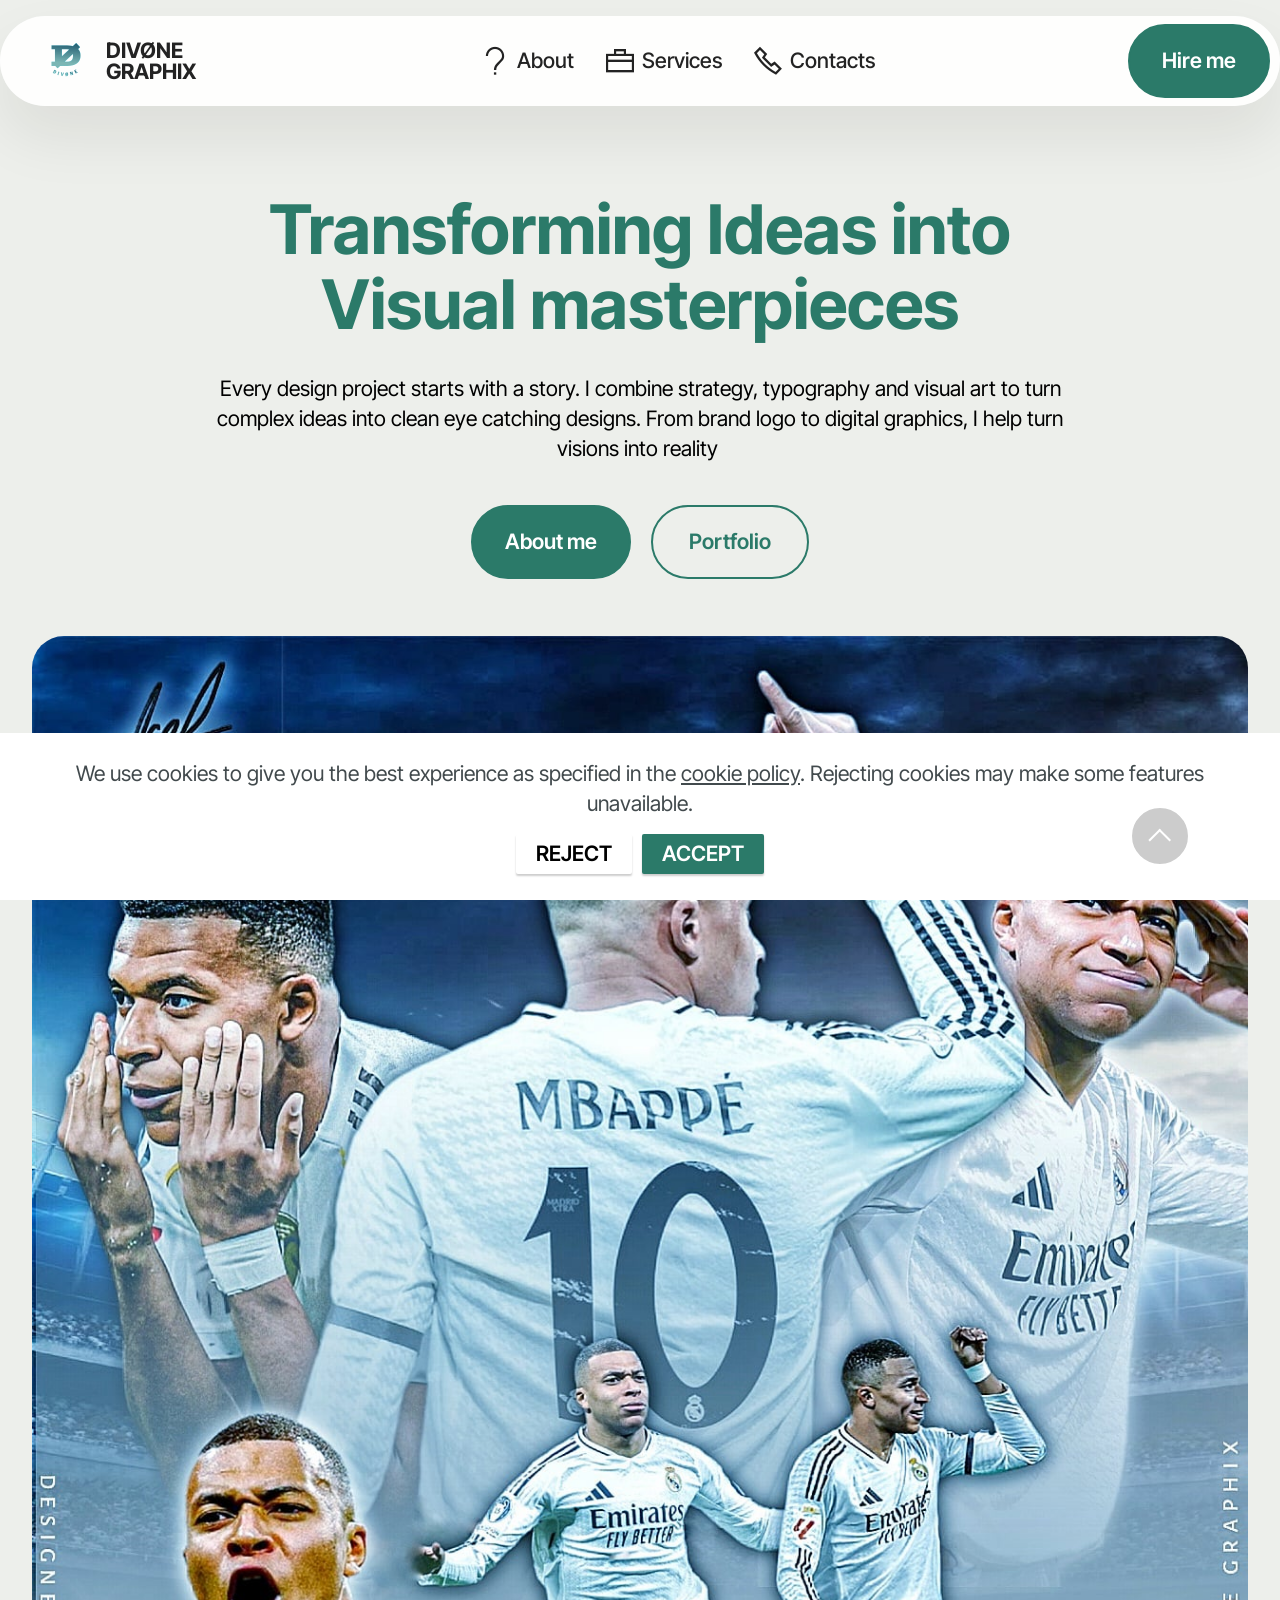
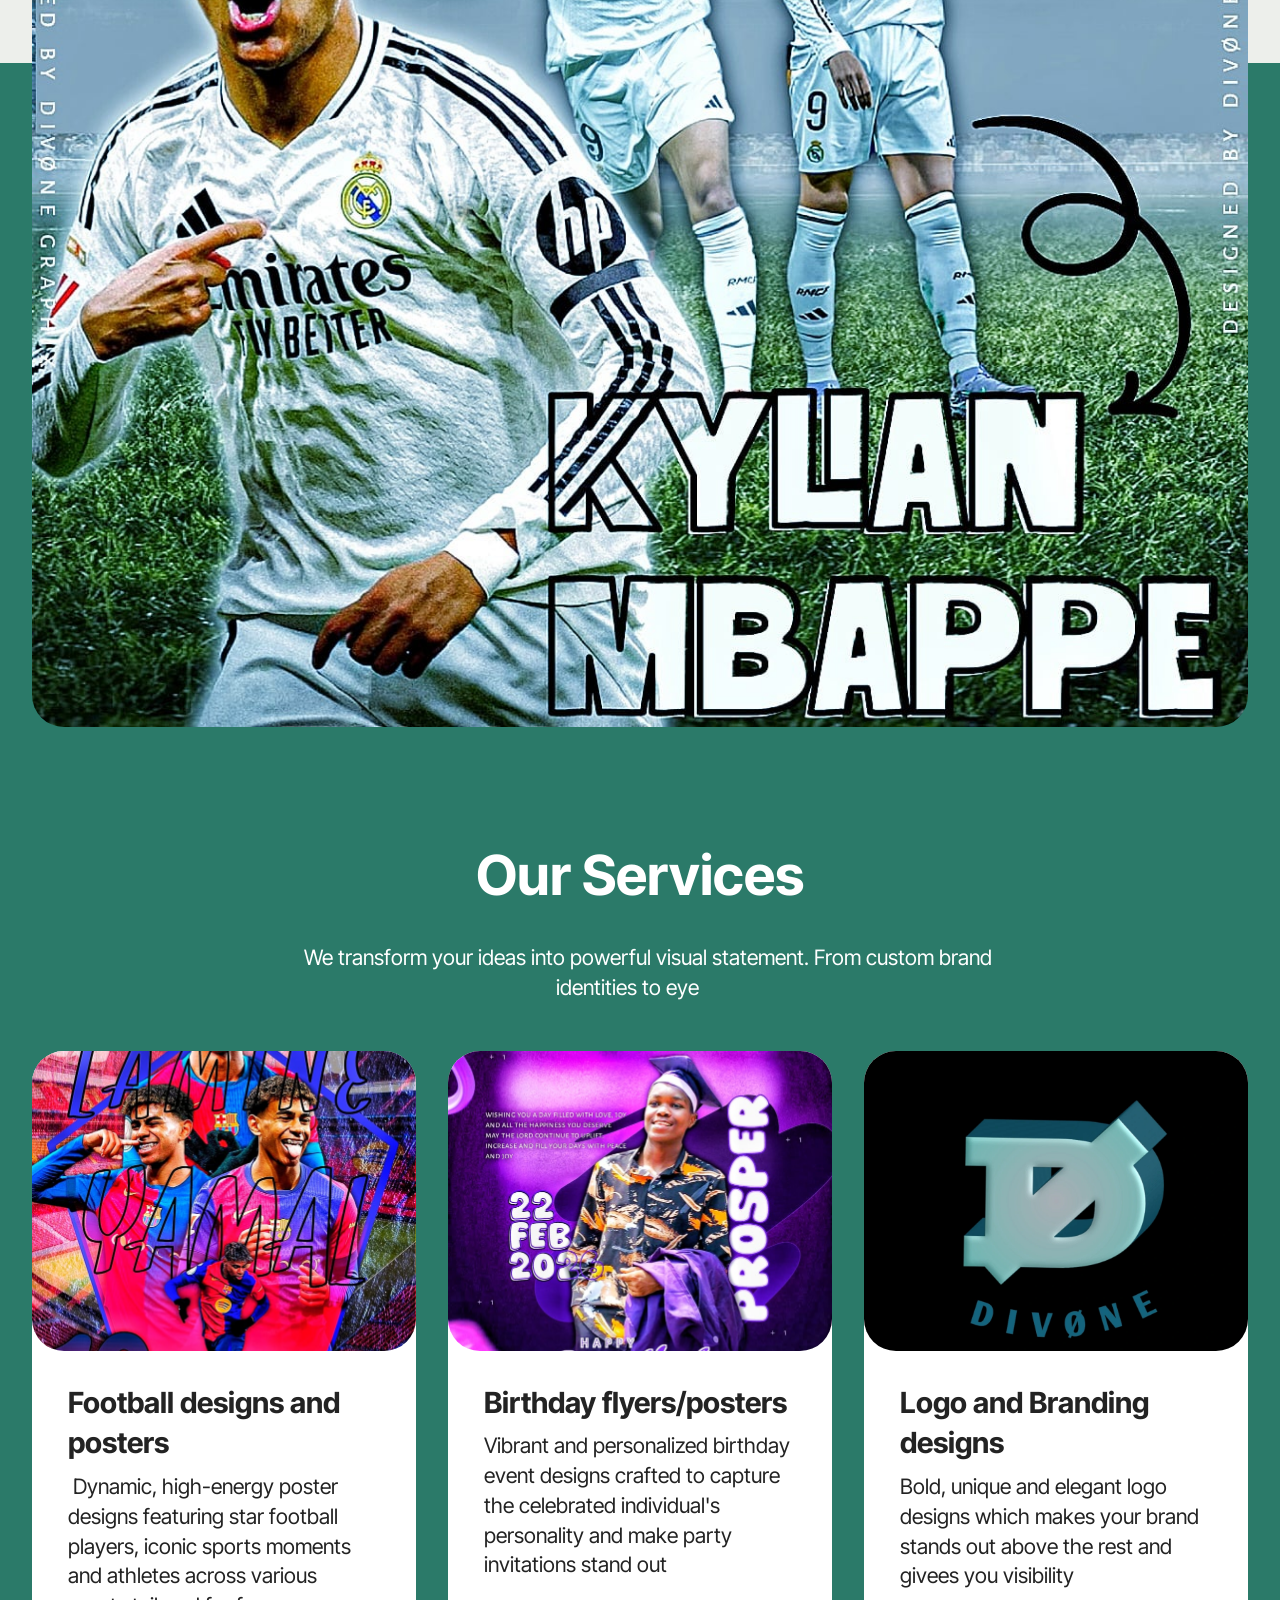
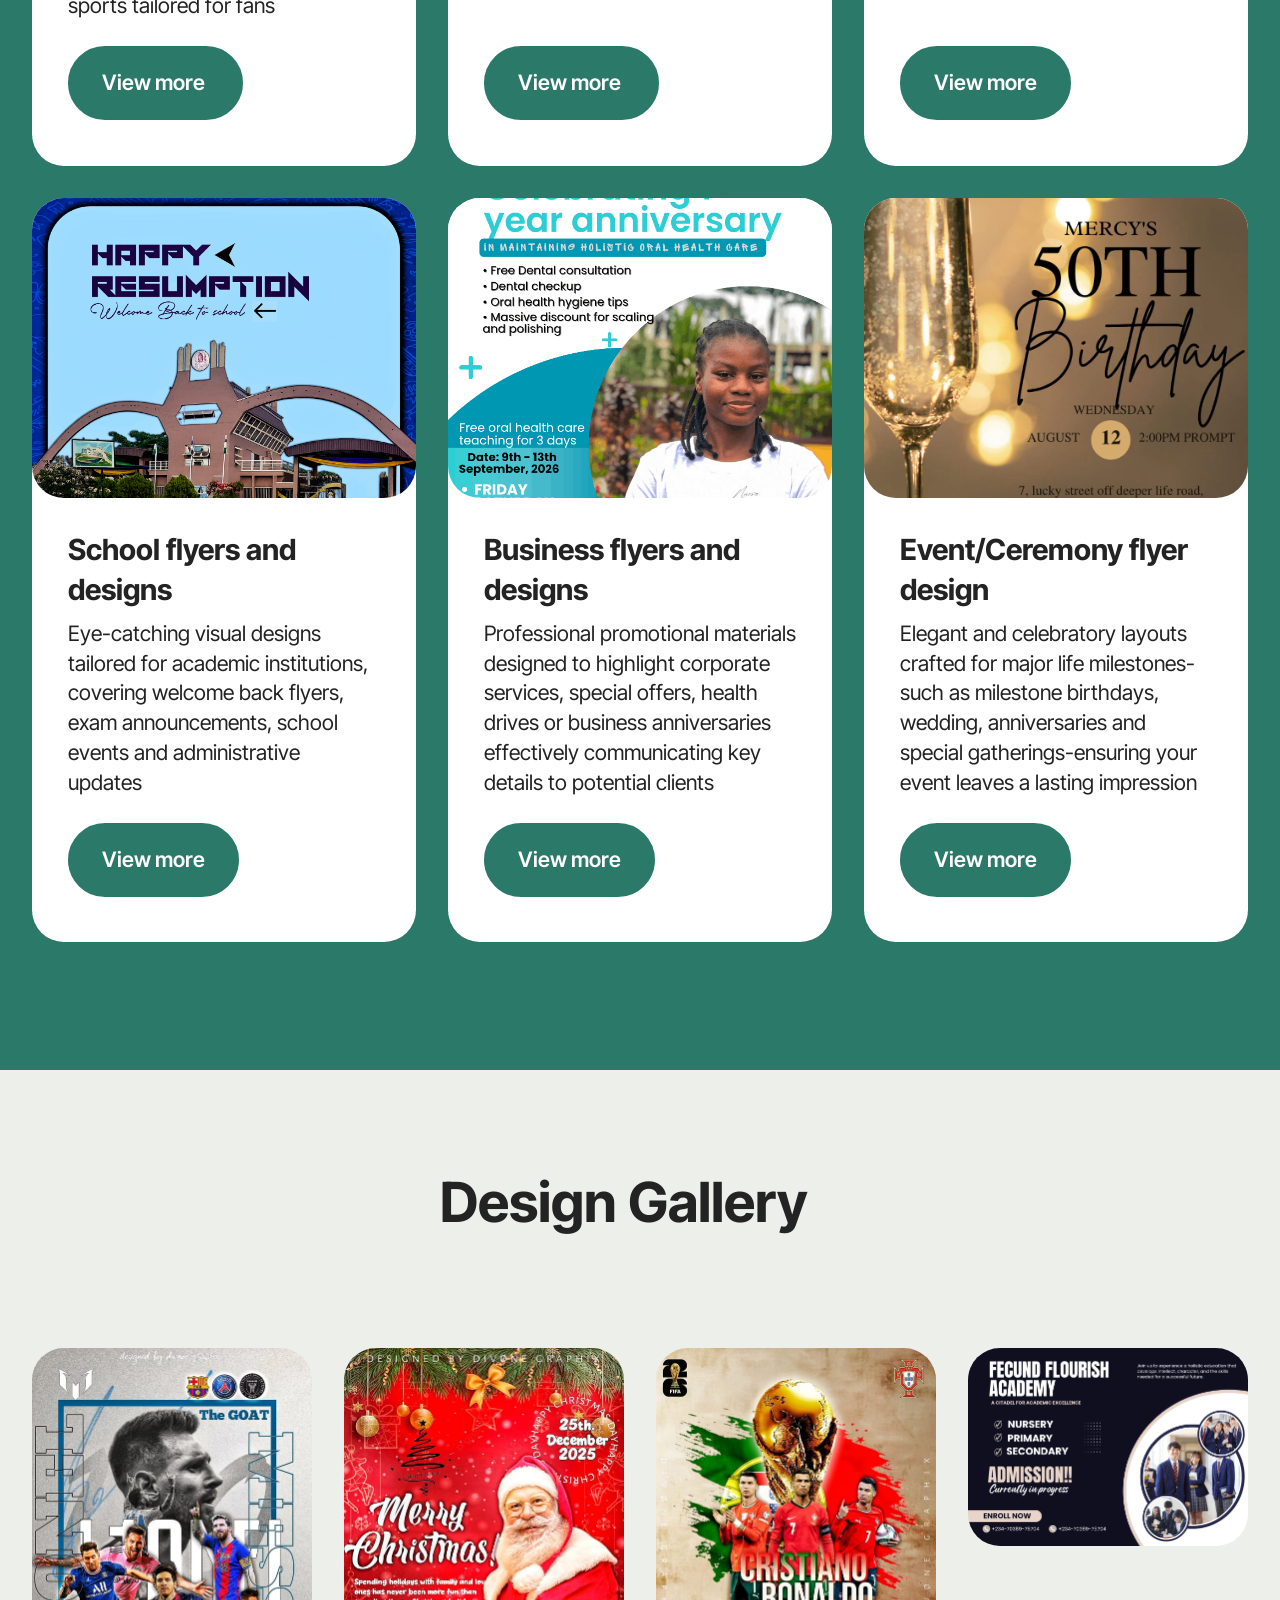
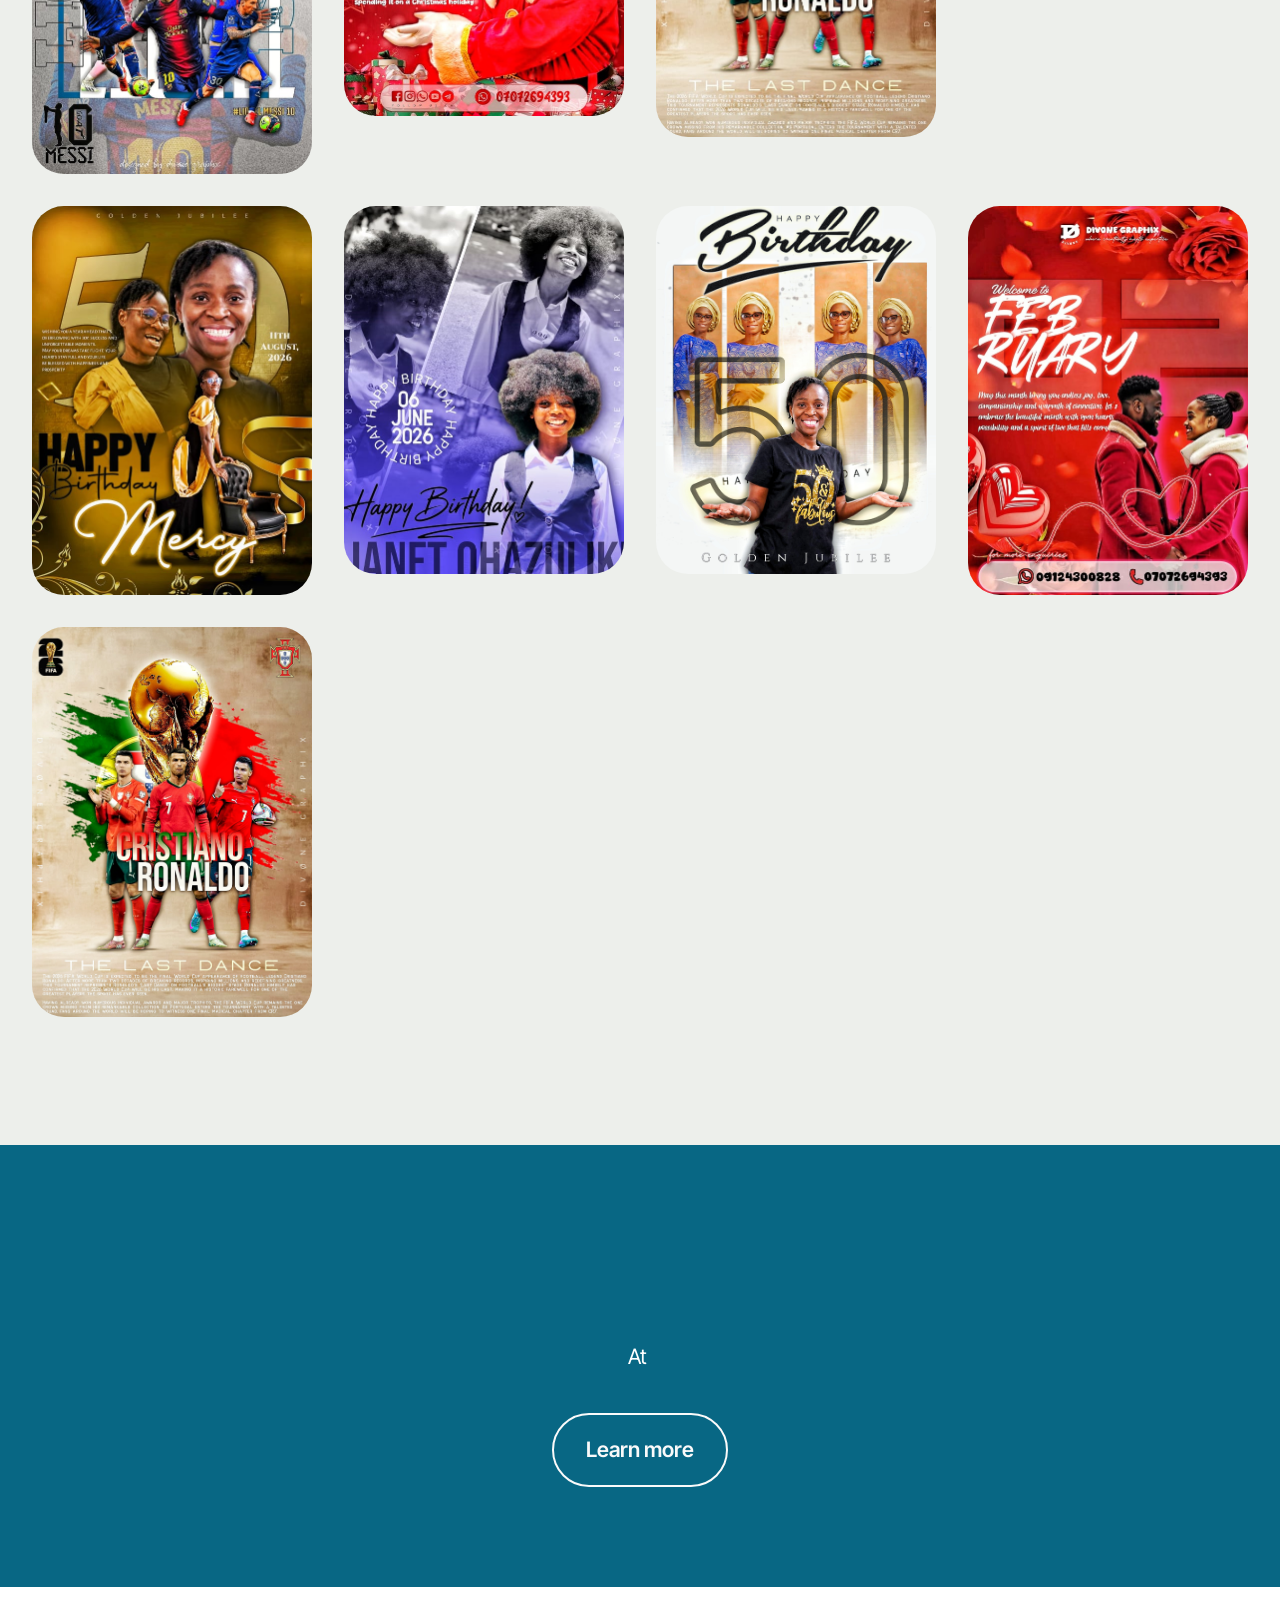
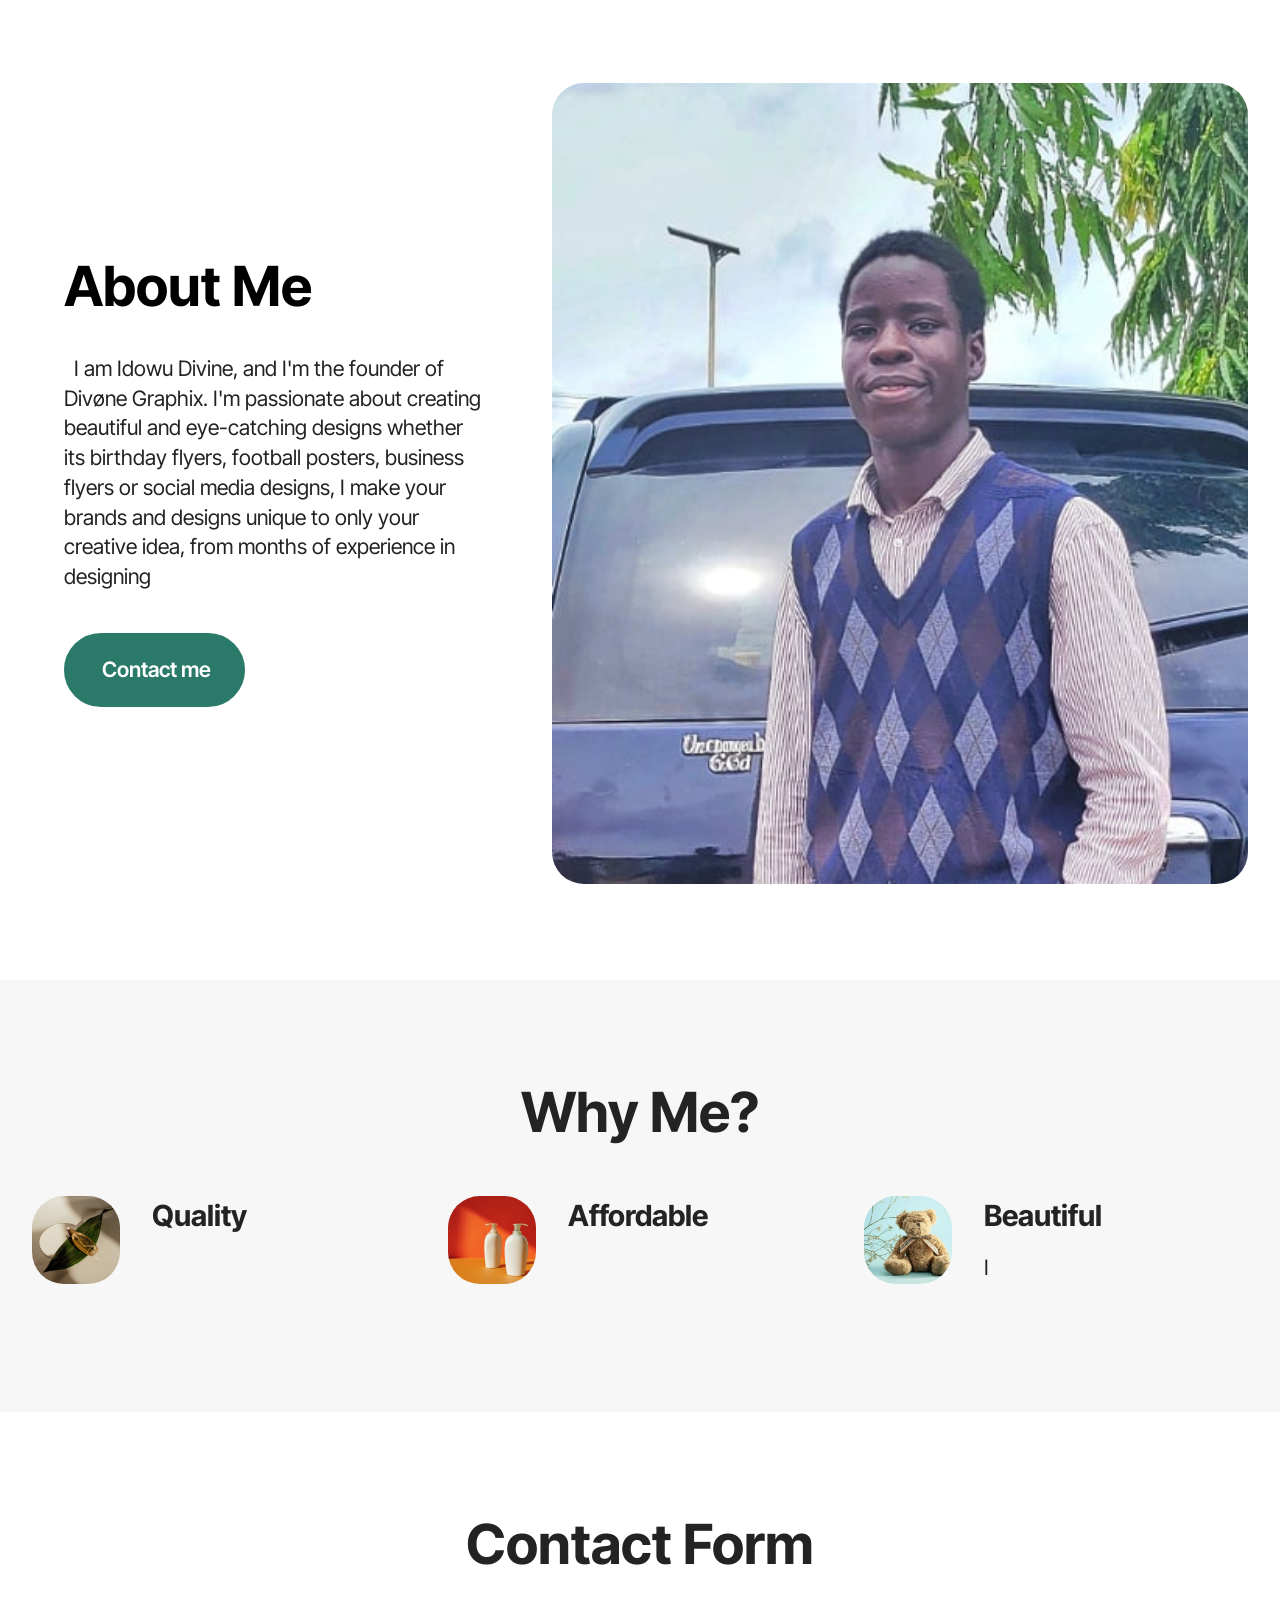
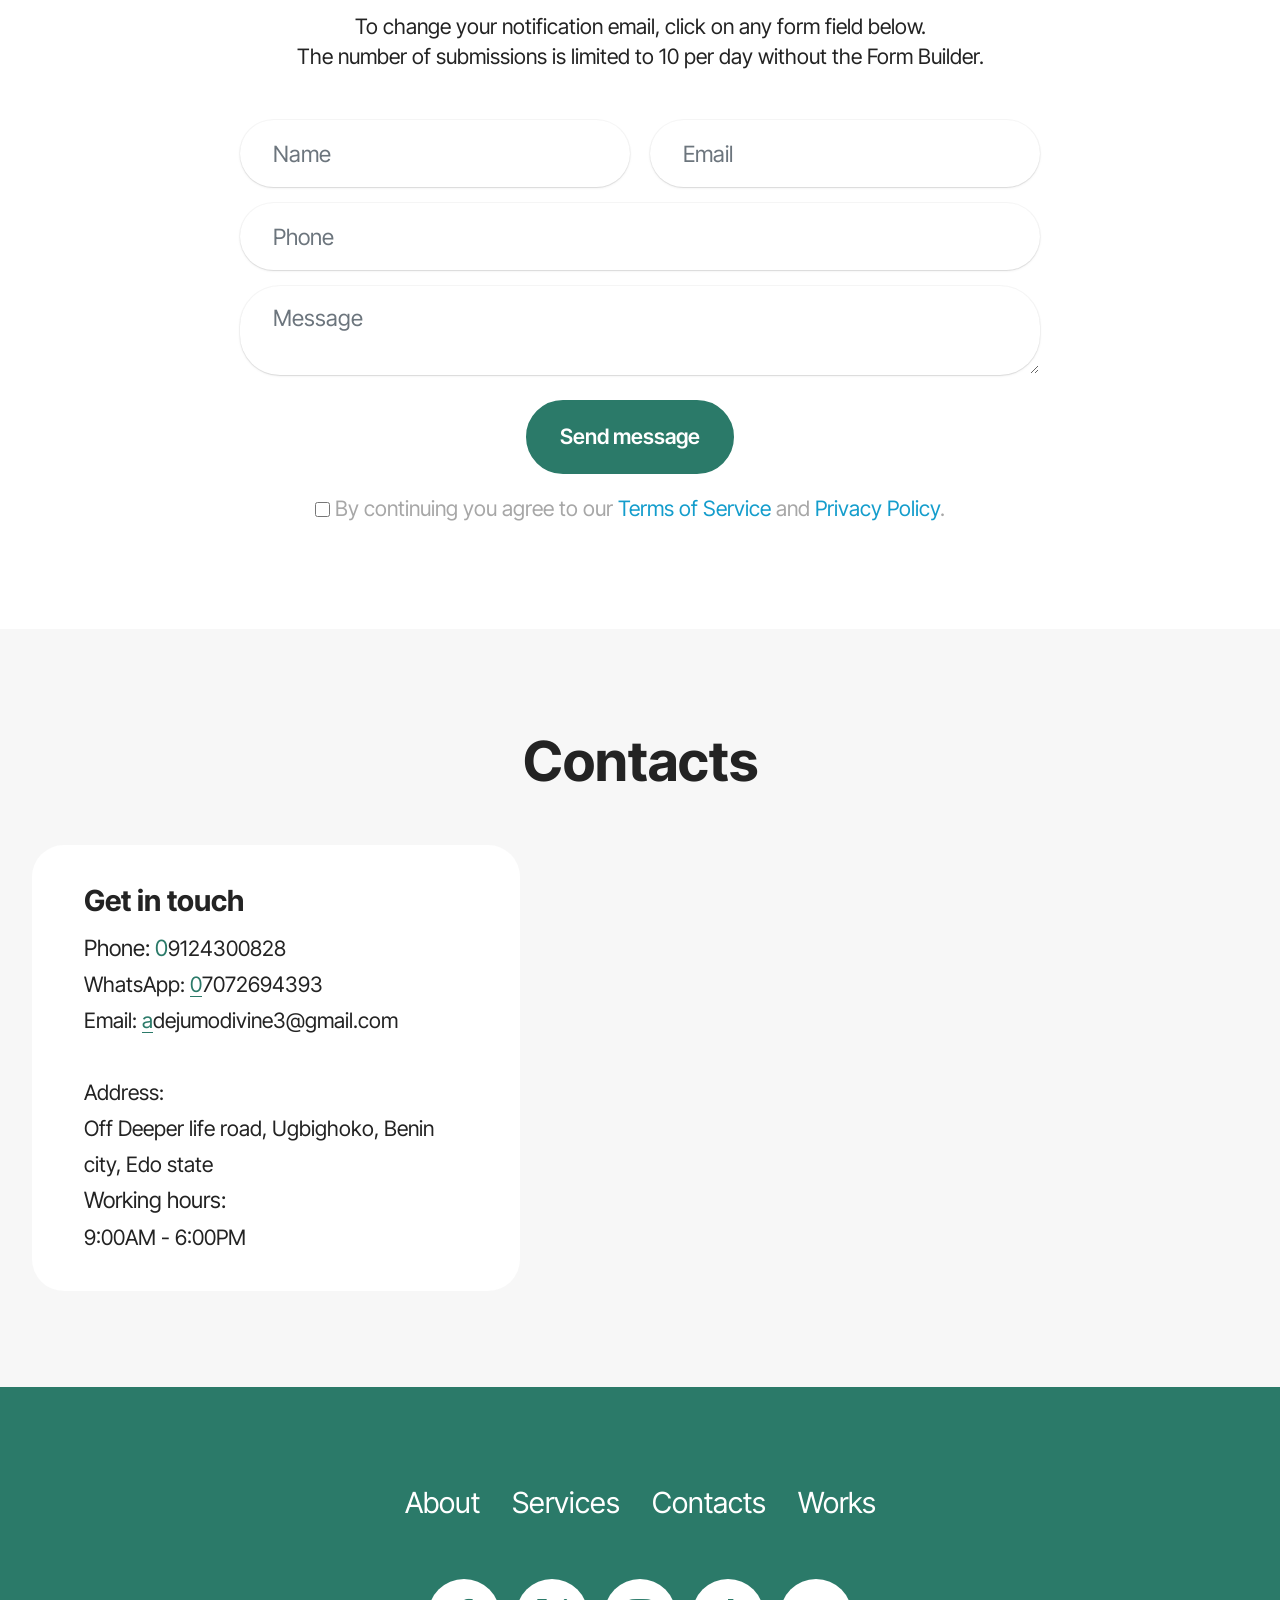
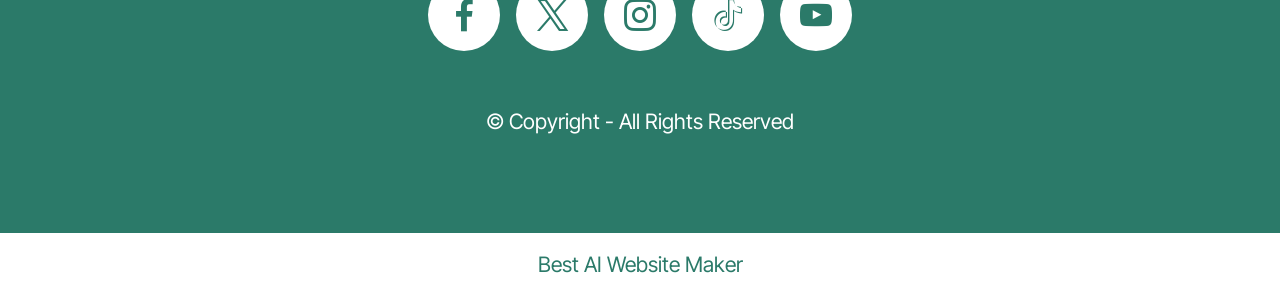
<file: index.html>
<!DOCTYPE html>
<html  >
<head>
  <!-- Site made with Mobirise Website Builder v6.1.5, https://mobirise.com -->
  <meta charset="UTF-8">
  <meta http-equiv="X-UA-Compatible" content="IE=edge">
  <meta name="generator" content="Mobirise v6.1.5, mobirise.com">
  <meta name="viewport" content="width=device-width, initial-scale=1, minimum-scale=1">
  <link rel="shortcut icon" href="assets/images/backgrounderaser-20260426-200011131-96x96.png" type="image/x-icon">
  <meta name="description" content="">
  
  
  <title>Home</title>
  <link rel="stylesheet" href="assets/web/assets/mobirise-icons2/mobirise2.css">
  <link rel="stylesheet" href="assets/bootstrap/css/bootstrap.min.css">
  <link rel="stylesheet" href="assets/web/assets/gdpr-plugin/gdpr-styles.css">
  <link rel="stylesheet" href="assets/animatecss/animate.css">
  <link rel="stylesheet" href="assets/dropdown/css/style.css">
  <link rel="stylesheet" href="assets/socicon/css/styles.css">
  <link rel="stylesheet" href="assets/theme/css/style.css">
  <link rel="stylesheet" href="assets/gallery/style.css">
  <link rel="preload" href="https://fonts.googleapis.com/css?family=Inter+Tight:100,200,300,400,500,600,700,800,900,100i,200i,300i,400i,500i,600i,700i,800i,900i&display=swap" as="style" onload="this.onload=null;this.rel='stylesheet'">
  <noscript><link rel="stylesheet" href="https://fonts.googleapis.com/css?family=Inter+Tight:100,200,300,400,500,600,700,800,900,100i,200i,300i,400i,500i,600i,700i,800i,900i&display=swap"></noscript>
  <link rel="preload" as="style" href="assets/mobirise/css/mbr-additional.css?v=TjF6Uo"><link rel="stylesheet" href="assets/mobirise/css/mbr-additional.css?v=TjF6Uo" type="text/css">

  
  
  
</head>
<body>
  
  <section data-bs-version="5.1" class="menu menu2 cid-tJS6tZXiPa" once="menu" id="menu02-0">
	

	<nav class="navbar navbar-dropdown navbar-fixed-top navbar-expand-lg">
		<div class="container">
			<div class="navbar-brand">
				<span class="navbar-logo">
					<a href="https://mobirise.com">
						<img src="assets/images/backgrounderaser-20260426-200011131-96x96.png" alt="Mobirise Website Builder" style="height: 3rem;">
					</a>
				</span>
				<span class="navbar-caption-wrap"><a class="navbar-caption text-black text-primary display-4" href="index.html#header05-1">DIVØNE<br>GRAPHIX</a></span>
			</div>
			<button class="navbar-toggler" type="button" data-toggle="collapse" data-bs-toggle="collapse" data-target="#navbarSupportedContent" data-bs-target="#navbarSupportedContent" aria-controls="navbarNavAltMarkup" aria-expanded="false" aria-label="Toggle navigation">
				<div class="hamburger">
					<span></span>
					<span></span>
					<span></span>
					<span></span>
				</div>
			</button>
			<div class="collapse navbar-collapse" id="navbarSupportedContent">
				<ul class="navbar-nav nav-dropdown" data-app-modern-menu="true"><li class="nav-item">
						<a class="nav-link link text-black text-primary display-4" href="index.html#header01-7"><span class="mobi-mbri mobi-mbri-question mbr-iconfont mbr-iconfont-btn"></span>About</a>
					</li>
					<li class="nav-item">
						<a class="nav-link link text-black text-primary display-4" href="index.html#features04-w" aria-expanded="false"><span class="mobi-mbri mobi-mbri-briefcase mbr-iconfont mbr-iconfont-btn"></span>Services</a>
					</li>
					<li class="nav-item">
						<a class="nav-link link text-black text-primary display-4" href="index.html#contacts02-9"><span class="mobi-mbri mobi-mbri-phone mbr-iconfont mbr-iconfont-btn"></span>Contacts</a>
					</li></ul>
				
				<div class="navbar-buttons mbr-section-btn"><a class="btn btn-primary display-4" href="index.html#contacts02-9">Hire me</a></div>
			</div>
		</div>
	</nav>
</section>

<section data-bs-version="5.1" class="header5 cid-tJS6uM4N87" id="header05-1">
	

	
	
	<div class="topbg"></div>
	<div class="align-center container">
		<div class="row justify-content-center">
			<div class="col-md-12 col-lg-9">
				<h1 class="mbr-section-title mbr-fonts-style mb-4 display-1"><strong>Transforming Ideas into Visual masterpieces</strong></h1>
				<p class="mbr-text mbr-fonts-style mb-4 display-7">Every design project starts with a story. I combine strategy, typography and visual art to turn complex ideas into clean eye catching designs. From brand logo to digital graphics, I help turn visions into reality&nbsp;</p>
				<div class="mbr-section-btn mt-3"><a class="btn btn-primary display-7" href="index.html#form02-6">About me</a> <a class="btn btn-primary-outline display-7">&nbsp;Portfolio&nbsp;</a></div>
			</div>
		</div>
		<div class="row mt-5 justify-content-center">
			<div class="col-12 col-lg-12">
				<img src="assets/images/20251114-113831-1-1280x1780.jpg" alt="Mobirise Website Builder" title="">
			</div>
		</div>
	</div>
</section>

<section data-bs-version="5.1" class="features4 cid-tMlEXTHLbS" id="features04-w">
	
	
	<div class="container">
		<div class="row justify-content-center">
			<div class="col-12 content-head">
				<div class="mbr-section-head mb-5">
					<h4 class="mbr-section-title mbr-fonts-style align-center mb-0 display-2"><strong>Our Services</strong></h4>
					<h5 class="mbr-section-subtitle mbr-fonts-style align-center mb-0 mt-4 display-7">&nbsp; &nbsp;We transform your ideas into powerful visual statement. From custom brand identities to eye&nbsp; &nbsp; &nbsp;</h5>
					
				</div>
			</div>
		</div>
		<div class="row">
			<div class="item features-image col-12 col-md-6 col-lg-4">
				<div class="item-wrapper">
					<div class="item-img">
						<img src="assets/images/20251114-174918-2-770x1083.jpg" alt="Mobirise Website Builder" data-slide-to="0" data-bs-slide-to="0">
					</div>
					<div class="item-content">
						<h5 class="item-title mbr-fonts-style display-5"><strong>Football designs and posters</strong></h5>
						
						<p class="mbr-text mbr-fonts-style display-7">&nbsp;Dynamic, high-energy poster designs featuring star football players, iconic sports moments and athletes across various sports tailored for fans&nbsp;</p>
						<div class="mbr-section-btn item-footer"><a href="" class="btn item-btn btn-primary display-7">View more&nbsp;</a></div>
					</div>

				</div>
			</div>
			<div class="item features-image col-12 col-md-6 col-lg-4">
				<div class="item-wrapper">
					<div class="item-img">
						<img src="assets/images/20260222-165958-1-770x1011.jpg" alt="Mobirise Website Builder" data-slide-to="1" data-bs-slide-to="1">
					</div>
					<div class="item-content">
						<h5 class="item-title mbr-fonts-style display-5">
							<strong>Birthday flyers/posters</strong></h5>
						
						<p class="mbr-text mbr-fonts-style display-7">
							Vibrant and personalized birthday event designs crafted to capture the celebrated individual's personality and make party invitations stand out&nbsp;</p>
						<div class="mbr-section-btn item-footer"><a href="" class="btn item-btn btn-primary display-7">View more&nbsp;</a></div>
					</div>
				</div>
			</div>
			<div class="item features-image col-12 col-md-6 col-lg-4">
				<div class="item-wrapper">
					<div class="item-img">
						<img src="assets/images/img-20250702-151813-801-2.webp" alt="Mobirise Website Builder" data-slide-to="2" data-bs-slide-to="2">
					</div>
					<div class="item-content">
						<h5 class="item-title mbr-fonts-style display-5">
							<strong>Logo and Branding designs&nbsp;</strong></h5>
						
						<p class="mbr-text mbr-fonts-style display-7">Bold, unique and elegant logo designs which makes your brand stands out above the rest and givees you visibility&nbsp;</p>
						<div class="mbr-section-btn item-footer"><a href="" class="btn item-btn btn-primary display-7">View more</a></div>
					</div>
				</div>
			</div><div class="item features-image col-12 col-md-6 col-lg-4">
				<div class="item-wrapper">
					<div class="item-img">
						<img src="assets/images/20260426-234755-2-2644x3264.jpg" alt="Mobirise Website Builder" data-slide-to="3" data-bs-slide-to="3">
					</div>
					<div class="item-content">
						<h5 class="item-title mbr-fonts-style display-5">
							<strong>School flyers and designs</strong></h5>
						
						<p class="mbr-text mbr-fonts-style display-7">
							Eye-catching visual designs tailored for academic institutions, covering welcome back flyers, exam announcements, school events and administrative updates&nbsp;<br>
						</p>
						<div class="mbr-section-btn item-footer"><a href="" class="btn item-btn btn-primary display-7">View more</a></div>
					</div>
				</div>
			</div><div class="item features-image col-12 col-md-6 col-lg-4">
				<div class="item-wrapper">
					<div class="item-img">
						<img src="assets/images/1000090266201-1414x1999.png" alt="Mobirise Website Builder" data-slide-to="4" data-bs-slide-to="4">
					</div>
					<div class="item-content">
						<h5 class="item-title mbr-fonts-style display-5"><strong>Business flyers and designs&nbsp;</strong></h5>
						
						<p class="mbr-text mbr-fonts-style display-7">Professional promotional materials designed to highlight corporate services, special offers, health drives or business anniversaries effectively communicating key details to potential clients&nbsp;
						</p>
						<div class="mbr-section-btn item-footer"><a href="" class="btn item-btn btn-primary display-7">View more</a></div>
					</div>
				</div>
			</div><div class="item features-image col-12 col-md-6 col-lg-4">
				<div class="item-wrapper">
					<div class="item-img">
						<img src="assets/images/img-20260802-wa0039-908x1280.jpg" alt="Mobirise Website Builder" data-slide-to="5" data-bs-slide-to="5">
					</div>
					<div class="item-content">
						<h5 class="item-title mbr-fonts-style display-5"><strong>Event/Ceremony flyer design&nbsp;</strong></h5>
						
						<p class="mbr-text mbr-fonts-style display-7">Elegant and celebratory layouts crafted for major life milestones-such as milestone birthdays, wedding, anniversaries and special gatherings-ensuring your event leaves a lasting impression&nbsp;
						</p>
						<div class="mbr-section-btn item-footer"><a href="" class="btn item-btn btn-primary display-7">View more</a></div>
					</div>
				</div>
			</div>
		</div>
	</div>
</section>

<section data-bs-version="5.1" class="gallery1 mbr-gallery cid-tMlDYtQ5fF" id="gallery02-v">
    

    
    

    <div class="container-fluid">
        <div class="row justify-content-center">
            <div class="col-12 content-head">
                <div class="mbr-section-head mb-5">
                    <h3 class="mbr-section-title mbr-fonts-style align-center m-0 display-2"><strong>Design Gallery&nbsp; &nbsp;</strong></h3>
                    <h4 class="mbr-section-subtitle mbr-fonts-style align-center mb-0 mt-4 display-7">&nbsp; &nbsp;</h4>
                </div>
            </div>
        </div>
        <div class="row mbr-gallery mbr-masonry" data-masonry="{&quot;percentPosition&quot;: true }">
            <div class="col-12 col-md-6 col-lg-3 item gallery-image">
                <div class="item-wrapper" data-toggle="modal" data-bs-toggle="modal" data-target="#vAAjuOnjDY-modal" data-bs-target="#vAAjuOnjDY-modal">
                    <img class="w-100" src="assets/images/20251202-152136-2-561x854.jpg" alt="Mobirise Website Builder" data-slide-to="0" data-bs-slide-to="0" data-target="#lb-vAAjuOnjDY" data-bs-target="#lb-vAAjuOnjDY">
                    <div class="icon-wrapper">
                        <span class="mobi-mbri mobi-mbri-search mbr-iconfont mbr-iconfont-btn"></span>
                    </div>
                </div>
                
            </div>
            <div class="col-12 col-md-6 col-lg-3 item gallery-image">
                <div class="item-wrapper" data-toggle="modal" data-bs-toggle="modal" data-target="#vAAjuOnjDY-modal" data-bs-target="#vAAjuOnjDY-modal">
                    <img class="w-100" src="assets/images/20251102-210540-1-561x737.jpg" alt="Mobirise Website Builder" data-slide-to="1" data-bs-slide-to="1" data-target="#lb-vAAjuOnjDY" data-bs-target="#lb-vAAjuOnjDY">
                    <div class="icon-wrapper">
                        <span class="mobi-mbri mobi-mbri-search mbr-iconfont mbr-iconfont-btn"></span>
                    </div>
                </div>
                
            </div>
            <div class="col-12 col-md-6 col-lg-3 item gallery-image">
                <div class="item-wrapper" data-toggle="modal" data-bs-toggle="modal" data-target="#vAAjuOnjDY-modal" data-bs-target="#vAAjuOnjDY-modal">
                    <img class="w-100" src="assets/images/1000086389-561x780.jpg" alt="Mobirise Website Builder" data-slide-to="2" data-bs-slide-to="2" data-target="#lb-vAAjuOnjDY" data-bs-target="#lb-vAAjuOnjDY">
                    <div class="icon-wrapper">
                        <span class="mobi-mbri mobi-mbri-search mbr-iconfont mbr-iconfont-btn"></span>
                    </div>
                </div>
                
            </div>
            <div class="col-12 col-md-6 col-lg-3 item gallery-image">
                <div class="item-wrapper" data-toggle="modal" data-bs-toggle="modal" data-target="#vAAjuOnjDY-modal" data-bs-target="#vAAjuOnjDY-modal">
                    <img class="w-100" src="assets/images/1000048845-561x397.png" alt="Mobirise Website Builder" data-slide-to="3" data-bs-slide-to="3" data-target="#lb-vAAjuOnjDY" data-bs-target="#lb-vAAjuOnjDY">
                    <div class="icon-wrapper">
                        <span class="mobi-mbri mobi-mbri-search mbr-iconfont mbr-iconfont-btn"></span>
                    </div>
                </div>
                
            </div>
            <div class="col-12 col-md-6 col-lg-3 item gallery-image">
                <div class="item-wrapper" data-toggle="modal" data-bs-toggle="modal" data-target="#vAAjuOnjDY-modal" data-bs-target="#vAAjuOnjDY-modal">
                    <img class="w-100" src="assets/images/1000040688-1-561x780.jpg" alt="Mobirise Website Builder" data-slide-to="4" data-bs-slide-to="4" data-target="#lb-vAAjuOnjDY" data-bs-target="#lb-vAAjuOnjDY">
                    <div class="icon-wrapper">
                        <span class="mobi-mbri mobi-mbri-search mbr-iconfont mbr-iconfont-btn"></span>
                    </div>
                </div>
                
            </div>
            <div class="col-12 col-md-6 col-lg-3 item gallery-image">
                <div class="item-wrapper" data-toggle="modal" data-bs-toggle="modal" data-target="#vAAjuOnjDY-modal" data-bs-target="#vAAjuOnjDY-modal">
                    <img class="w-100" src="assets/images/1000086390201-561x737.jpg" alt="Mobirise Website Builder" data-slide-to="5" data-bs-slide-to="5" data-target="#lb-vAAjuOnjDY" data-bs-target="#lb-vAAjuOnjDY">
                    <div class="icon-wrapper">
                        <span class="mobi-mbri mobi-mbri-search mbr-iconfont mbr-iconfont-btn"></span>
                    </div>
                </div>
                
            </div><div class="col-12 col-md-6 col-lg-3 item gallery-image">
                <div class="item-wrapper" data-toggle="modal" data-bs-toggle="modal" data-target="#vAAjuOnjDY-modal" data-bs-target="#vAAjuOnjDY-modal">
                    <img class="w-100" src="assets/images/1000040685-1-2486x3264.jpg" alt="Mobirise Website Builder" data-slide-to="6" data-bs-slide-to="6" data-target="#lb-vAAjuOnjDY" data-bs-target="#lb-vAAjuOnjDY">
                    <div class="icon-wrapper">
                        <span class="mobi-mbri mobi-mbri-search mbr-iconfont mbr-iconfont-btn"></span>
                    </div>
                </div>
                
            </div>
            <div class="col-12 col-md-6 col-lg-3 item gallery-image">
                <div class="item-wrapper" data-toggle="modal" data-bs-toggle="modal" data-target="#vAAjuOnjDY-modal" data-bs-target="#vAAjuOnjDY-modal">
                    <img class="w-100" src="assets/images/20260208-173558-1-561x780.jpg" alt="Mobirise Website Builder" data-slide-to="7" data-bs-slide-to="7" data-target="#lb-vAAjuOnjDY" data-bs-target="#lb-vAAjuOnjDY">
                    <div class="icon-wrapper">
                        <span class="mobi-mbri mobi-mbri-search mbr-iconfont mbr-iconfont-btn"></span>
                    </div>
                </div>
                
            </div><div class="col-12 col-md-6 col-lg-3 item gallery-image">
                <div class="item-wrapper" data-toggle="modal" data-bs-toggle="modal" data-target="#vAAjuOnjDY-modal" data-bs-target="#vAAjuOnjDY-modal">
                    <img class="w-100" src="assets/images/1000086389-2347x3264.jpg" alt="Mobirise Website Builder" data-slide-to="8" data-bs-slide-to="8" data-target="#lb-vAAjuOnjDY" data-bs-target="#lb-vAAjuOnjDY">
                    <div class="icon-wrapper">
                        <span class="mobi-mbri mobi-mbri-search mbr-iconfont mbr-iconfont-btn"></span>
                    </div>
                </div>
                
            </div>
        </div>

        <div class="modal mbr-slider" tabindex="-1" role="dialog" aria-hidden="true" id="vAAjuOnjDY-modal">
            <div class="modal-dialog" role="document">
                <div class="modal-content">
                    <div class="modal-body">
                        <div class="carousel slide" id="lb-vAAjuOnjDY" data-interval="5000" data-bs-interval="5000">
                            <div class="carousel-inner">
                                <div class="carousel-item active">
                                    <img class="d-block w-100" src="assets/images/20251202-152136-2-561x854.jpg" alt="Mobirise Website Builder">
                                </div>
                                <div class="carousel-item">
                                    <img class="d-block w-100" src="assets/images/20251102-210540-1-561x737.jpg" alt="Mobirise Website Builder">
                                </div>
                                <div class="carousel-item">
                                    <img class="d-block w-100" src="assets/images/1000086389-561x780.jpg" alt="Mobirise Website Builder">
                                </div>
                                <div class="carousel-item">
                                    <img class="d-block w-100" src="assets/images/1000048845-561x397.png" alt="Mobirise Website Builder">
                                </div>
                                <div class="carousel-item">
                                    <img class="d-block w-100" src="assets/images/1000040688-1-561x780.jpg" alt="Mobirise Website Builder">
                                </div>
                                <div class="carousel-item">
                                    <img class="d-block w-100" src="assets/images/1000086390201-561x737.jpg" alt="Mobirise Website Builder">
                                </div><div class="carousel-item">
                                    <img class="d-block w-100" src="assets/images/1000040685-1-2486x3264.jpg" alt="Mobirise Website Builder">
                                </div>
                                <div class="carousel-item">
                                    <img class="d-block w-100" src="assets/images/20260208-173558-1-561x780.jpg" alt="Mobirise Website Builder">
                                </div><div class="carousel-item">
                                    <img class="d-block w-100" src="assets/images/1000086389-2347x3264.jpg" alt="Mobirise Website Builder">
                                </div>
                            </div>
                            <ol class="carousel-indicators">
                                <li data-slide-to="0" data-bs-slide-to="0" class="active" data-target="#lb-vAAjuOnjDY" data-bs-target="#lb-vAAjuOnjDY"></li>
                                <li data-slide-to="1" data-bs-slide-to="1" data-target="#lb-vAAjuOnjDY" data-bs-target="#lb-vAAjuOnjDY"></li>
                                <li data-slide-to="2" data-bs-slide-to="2" data-target="#lb-vAAjuOnjDY" data-bs-target="#lb-vAAjuOnjDY"></li>
                                <li data-slide-to="3" data-bs-slide-to="3" data-target="#lb-vAAjuOnjDY" data-bs-target="#lb-vAAjuOnjDY"></li>
                                <li data-slide-to="4" data-bs-slide-to="4" data-target="#lb-vAAjuOnjDY" data-bs-target="#lb-vAAjuOnjDY"></li><li data-slide-to="5" data-bs-slide-to="5" data-target="#lb-vAAjuOnjDY" data-bs-target="#lb-vAAjuOnjDY"></li><li data-slide-to="6" data-bs-slide-to="6" data-target="#lb-vAAjuOnjDY" data-bs-target="#lb-vAAjuOnjDY"></li>
                                <li data-slide-to="7" data-bs-slide-to="7" data-target="#lb-vAAjuOnjDY" data-bs-target="#lb-vAAjuOnjDY"></li><li data-slide-to="8" data-bs-slide-to="8" data-target="#lb-vAAjuOnjDY" data-bs-target="#lb-vAAjuOnjDY"></li>
                                
                            </ol>
                            <a role="button" href="" class="close" data-dismiss="modal" data-bs-dismiss="modal" aria-label="Close">
                            </a>
                            <a class="carousel-control-prev carousel-control" role="button" data-slide="prev" data-bs-slide="prev" href="#lb-vAAjuOnjDY">
                                <span class="mobi-mbri mobi-mbri-arrow-prev" aria-hidden="true"></span>
                                <span class="sr-only visually-hidden">Previous</span>
                            </a>
                            <a class="carousel-control-next carousel-control" role="button" data-slide="next" data-bs-slide="next" href="#lb-vAAjuOnjDY">
                                <span class="mobi-mbri mobi-mbri-arrow-next" aria-hidden="true"></span>
                                <span class="sr-only visually-hidden">Next</span>
                            </a>
                        </div>
                    </div>
                </div>
            </div>
        </div>
    </div>
</section>

<section data-bs-version="5.1" class="header09 cid-tLAX5BnXkJ" id="header09-q">
	
	
	<div class="container">
		<div class="row">
			<div class="content-wrap col-12 col-md-8">
				<h1 class="mbr-section-title mbr-fonts-style mbr-white mb-4 display-1"><strong>&nbsp;</strong></h1>
				
				<p class="mbr-fonts-style mbr-text mbr-white mb-4 display-7">
					At&nbsp;</p>
				<div class="mbr-section-btn"><a class="btn btn-white-outline display-7" href="https://mobiri.se">Learn more</a></div>
			</div>
		</div>
	</div>
</section>

<section data-bs-version="5.1" class="header1 cid-tJS9vXDdRK" id="header01-7">
	

	
	

	<div class="container">
		<div class="row justify-content-center">
			<div class="col-12 col-md-12 col-lg-7 image-wrapper">
				<img class="w-100" src="assets/images/1000086361-447x515.jpg" alt="Mobirise Website Builder">
			</div>
			<div class="col-12 col-lg col-md-12">
				<div class="text-wrapper align-left">
					<h1 class="mbr-section-title mbr-fonts-style mb-4 display-2"><strong>About Me</strong></h1>
					<p class="mbr-text mbr-fonts-style mb-4 display-7">&nbsp; I am Idowu Divine, and I'm the founder of Divøne Graphix. I'm passionate about creating beautiful and eye-catching designs whether its birthday flyers, football posters, business flyers or social media designs, I make your brands and designs unique to only your creative idea, from months of experience in designing&nbsp;</p>
					<div class="mbr-section-btn mt-3"><a class="btn btn-primary display-7" href="https://mobiri.se">&nbsp;Contact me</a></div>
				</div>
			</div>
		</div>
	</div>
</section>

<section data-bs-version="5.1" class="features15 cid-tLek7gQhG7" id="features015-m">
	

	
	
	<div class="container">
		<div class="mbr-section-head mb-5">
			<h4 class="mbr-section-title mbr-fonts-style align-center mb-0 display-2">
			  <strong>Why Me?</strong></h4>
			
		  </div>
		<div class="row justify-content-center">
			<div class="item features-without-image col-12 col-lg-4">
				<div class="item-wrapper">
					<div class="img-wrapper">
						<img src="assets/images/shop1.jpg" alt="Mobirise Website Builder">
					</div>
					<div class="card-box">
						<h4 class="card-title mbr-fonts-style mb-3 display-5">
							<strong>Quality</strong></h4>
						<h5 class="card-text mbr-fonts-style display-7">&nbsp;</h5>
					</div>
				</div>
			</div>
			<div class="item features-without-image col-12 col-lg-4">
				<div class="item-wrapper">
					<div class="img-wrapper">
						<img src="assets/images/shop2.jpg" alt="Mobirise Website Builder">
					</div>
					<div class="card-box">
						<h4 class="card-title mbr-fonts-style mb-3 display-5">
							<strong>Affordable</strong></h4>
						<h5 class="card-text mbr-fonts-style display-7">&nbsp;</h5>
					</div>
				</div>
			</div>
			<div class="item features-without-image col-12 col-lg-4">
				<div class="item-wrapper">
					<div class="img-wrapper">
						<img src="assets/images/shop3.jpg" alt="Mobirise Website Builder">
					</div>
					<div class="card-box">
						<h4 class="card-title mbr-fonts-style mb-3 display-5">
							<strong>Beautiful</strong></h4>
						<h5 class="card-text mbr-fonts-style display-7">I</h5>
					</div>
				</div>
			</div>
		</div>
	</div>
</section>

<section data-bs-version="5.1" class="form5 cid-tJS9pBcTSa" id="form02-6">
    
    
    <div class="container">
        <div class="mbr-section-head mb-5">
            <h3 class="mbr-section-title mbr-fonts-style align-center mb-0 display-2">
                <strong>Contact Form</strong></h3>
            <h4 class="mbr-section-subtitle mbr-fonts-style align-center mb-0 mt-4 display-7">To change your notification email, click on any form field below.
<div>The number of submissions is limited to 10 per day without the Form Builder.</div></h4>
        </div>
        <div class="row justify-content-center mt-4">
            <div class="col-lg-8 mx-auto mbr-form">
                <form action="https://mobirise.eu/" method="POST" class="mbr-form form-with-styler" data-verified="">
                    <div class="row">
                        
                        <div hidden="hidden" data-form-alert-danger="" class="alert alert-danger col-12">
                            Oops...! some problem!
                        </div>
                    </div>
                    <div class="dragArea row">
                        <div class="col-md col-sm-12 form-group mb-3" data-for="name">
                            <input type="text" name="name" placeholder="Name" data-form-field="name" class="form-control" value="" id="name-form02-6">
                        </div>
                        <div class="col-md col-sm-12 form-group mb-3" data-for="email">
                            <input type="email" name="email" placeholder="Email" data-form-field="email" class="form-control" value="" id="email-form02-6">
                        </div>
                        <div class="col-12 form-group mb-3" data-for="phone">
                            <input type="tel" name="phone" placeholder="Phone" data-form-field="phone" class="form-control" value="" id="phone-form02-6">
                        </div>
                        <div class="col-12 form-group mb-3" data-for="textarea">
                            <textarea name="textarea" placeholder="Message" data-form-field="textarea" class="form-control" id="textarea-form02-6"></textarea>
                        </div>
                        <div class="col-lg-12 col-md-12 col-sm-12 align-center mbr-section-btn">
                            <button type="submit" class="btn btn-primary display-7">Send message</button>
                        </div>
                    </div>
                <span class="gdpr-block">
<label>
<span class="textGDPR display-7" style="color: #a7a7a7"><input type="checkbox" name="gdpr" id="gdpr-form02-6" required="">By continuing you agree to our <a style="color: #149dcc; text-decoration: none;" href="terms.html">Terms of Service</a> and <a style="color: #149dcc; text-decoration: none;" href="policy.html">Privacy Policy</a>.</span>
</label>
</span></form>
            </div>
        </div>
    </div>
</section>

<section data-bs-version="5.1" class="contacts2 map1 cid-tLdYHD757A" id="contacts02-9">

    

    
    <div class="container">
        <div class="mbr-section-head mb-5">
            <h3 class="mbr-section-title mbr-fonts-style align-center mb-0 display-2">
                <strong>Contacts</strong>
            </h3>
            
        </div>
        <div class="row justify-content-center mt-4">
            <div class="card col-12 col-md-5">
                <div class="card-wrapper">
                    <div class="text-wrapper">
                        <h5 class="cardTitle mbr-fonts-style mb-2 display-5">
                        <strong>Get in touch</strong></h5>
                    <ul class="list mbr-fonts-style display-7">
                        <li class="mbr-text item-wrap"><span style="font-size: 1.4rem;">Phone: </span><a href="tel:+12345678910" class="text-primary" style="font-size: 1.4rem;">0</a>9124300828<br></li>
                        <li class="mbr-text item-wrap">WhatsApp: <a href="https://wa.me/12345678910" class="text-primary">0</a>7072694393</li>
                        <li class="mbr-text item-wrap">Email: <a href="mailto:info@site.com" class="text-primary">a</a>dejumodivine3@gmail.com</li><li class="mbr-text item-wrap"><br></li>
                        <li class="mbr-text item-wrap">Address: </li><li class="mbr-text item-wrap">Off Deeper life road, Ugbighoko, Benin city, Edo state</li><li class="mbr-text item-wrap"><span style="font-size: 1.4rem;">Working hours:</span><br></li><li class="mbr-text item-wrap">9:00AM - 6:00PM</li>
                    </ul>
                    </div>
                </div>
            </div>
            <div class="map-wrapper col-12 col-md-7">
                <div class="google-map"><iframe frameborder="0" style="border:0" data-src="https://www.google.com/maps/embed?pb=!1m14!1m8!1m3!1d6045.3003145248895!2d-73.9884657!3d40.7477229!3m2!1i1024!2i768!4f13.1!3m3!1m2!1s0x89c259a9ac1f1b85%3A0x7e33d1c0e7af3be4!2zMzUwIDV0aCBBdmUsIE5ldyBZb3JrLCBOWSAxMDExOCwg0KHQqNCQ!5e0!3m2!1sru!2sru!4v1689597362021!5m2!1sen!2sen" allowfullscreen=""></iframe></div>
            </div>
        </div>
    </div>
</section>

<section data-bs-version="5.1" class="footer1 programm5 cid-tJS9NNcTLZ" once="footers" id="footer03-8">

        

    

    <div class="container">
        <div class="row">

            <div class="row-links mb-4">
                <ul class="header-menu">
                  
                  
                  
                  
                <li class="header-menu-item mbr-fonts-style display-5"><a href="index.html#header01-7" class="text-danger">About</a></li><li class="header-menu-item mbr-fonts-style display-5"><a href="index.html#features04-w" class="text-danger text-primary">Services</a></li><li class="header-menu-item mbr-fonts-style display-5"><a href="index.html#contacts02-9" class="text-danger">Contacts</a></li><li class="header-menu-item mbr-fonts-style display-5"><a href="index.html#gallery02-v" class="text-danger text-primary">Works</a></li></ul>
              </div>

            <div class="col-12">
                <div class="social-row">
                    <div class="soc-item">
                        <a href="https://mobiri.se/" target="_blank">
                            <span class="mbr-iconfont socicon socicon-facebook display-7"></span>
                        </a>
                    </div>
                    <div class="soc-item">
                        <a href="https://mobiri.se/" target="_blank">
                            <span class="mbr-iconfont socicon-twitter socicon"></span>
                        </a>
                    </div>
                    <div class="soc-item">
                        <a href="https://mobiri.se/" target="_blank">
                            <span class="mbr-iconfont socicon-instagram socicon"></span>
                        </a>
                    </div>
                    <div class="soc-item">
                        <a href="https://mobiri.se/" target="_blank">
                            <span class="mbr-iconfont socicon-tiktok socicon"></span>
                        </a>
                    </div>
                    <div class="soc-item">
                        <a href="https://mobiri.se/" target="_blank">
                            <span class="mbr-iconfont socicon-youtube socicon"></span>
                        </a>
                    </div>
                </div>
            </div>
            <div class="col-12 mt-5">
                <p class="mbr-fonts-style copyright display-7">
                    © Copyright - All Rights Reserved
                </p>
            </div>
        </div>
    </div>
</section><section class="display-7" style="padding: 0;align-items: center;justify-content: center;flex-wrap: wrap;    align-content: center;display: flex;position: relative;height: 4rem;"><a href="https://mobiri.se/" style="flex: 1 1;height: 4rem;position: absolute;width: 100%;z-index: 1;"><img alt="" style="height: 4rem;" src="[data-uri]"></a><p style="margin: 0;text-align: center;" class="display-7">&#8204;</p><a style="z-index:1" href="https://mobirise.com/builder/ai-website-maker.html">Best AI Website Maker</a></section><script type="text/plain" data-src="assets/bootstrap/js/bootstrap.bundle.min.js"></script><script src="assets/web/assets/cookies-alert-plugin/cookies-alert-core.js"></script><script src="assets/web/assets/cookies-alert-plugin/cookies-alert-script.js"></script><script type="text/plain" data-src="assets/smoothscroll/smooth-scroll.js"></script><script type="text/plain" data-src="assets/ytplayer/index.js"></script><script type="text/plain" data-src="assets/dropdown/js/navbar-dropdown.js"></script><script type="text/plain" data-src="assets/masonry/masonry.pkgd.min.js"></script><script type="text/plain" data-src="assets/imagesloaded/imagesloaded.pkgd.min.js"></script><script type="text/plain" data-src="assets/theme/js/script.js"></script><script type="text/plain" data-src="assets/gallery/player.min.js"></script><script type="text/plain" data-src="assets/gallery/script.js"></script>
  
  
<input name="cookieData" type="hidden" data-cookie-cookiesAlertType='2' data-cookie-customDialogSelector='null' data-cookie-colorText='#424a4d' data-cookie-colorBg='rgb(255, 255, 255)' data-cookie-opacityOverlay='0' data-cookie-bgOpacity='100' data-cookie-textButton='ACCEPT' data-cookie-rejectText='REJECT' data-cookie-colorButton='#2b7a69' data-cookie-rejectColor='#ffffff' data-cookie-colorLink='#424a4d' data-cookie-underlineLink='true' data-cookie-text="We use cookies to give you the best experience as specified in the <a href='privacy.html'>cookie policy</a>. Rejecting cookies may make some features unavailable.">
   <div id="scrollToTop" class="scrollToTop mbr-arrow-up"><a style="text-align: center;"><i class="mbr-arrow-up-icon mbr-arrow-up-icon-cm cm-icon cm-icon-smallarrow-up"></i></a></div>
    <input name="animation" type="hidden">
  </body>
</html>
</file>
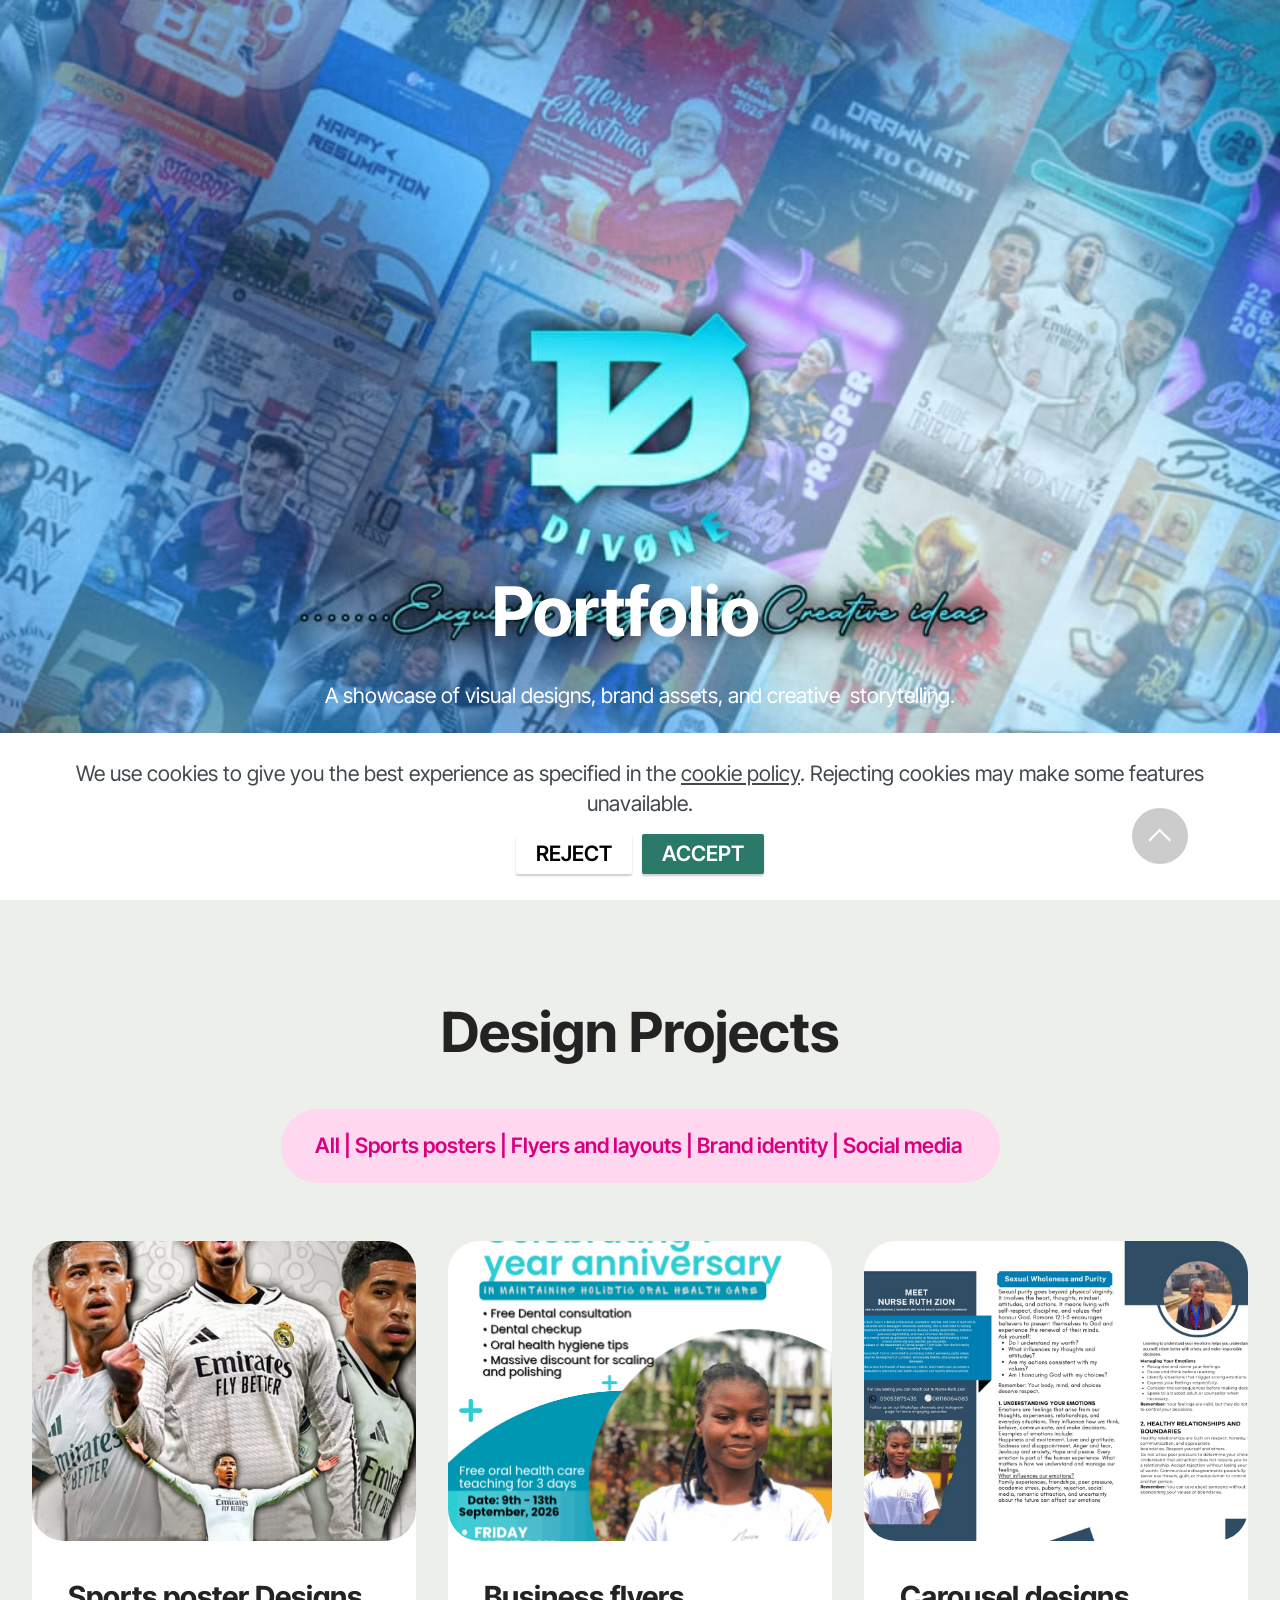
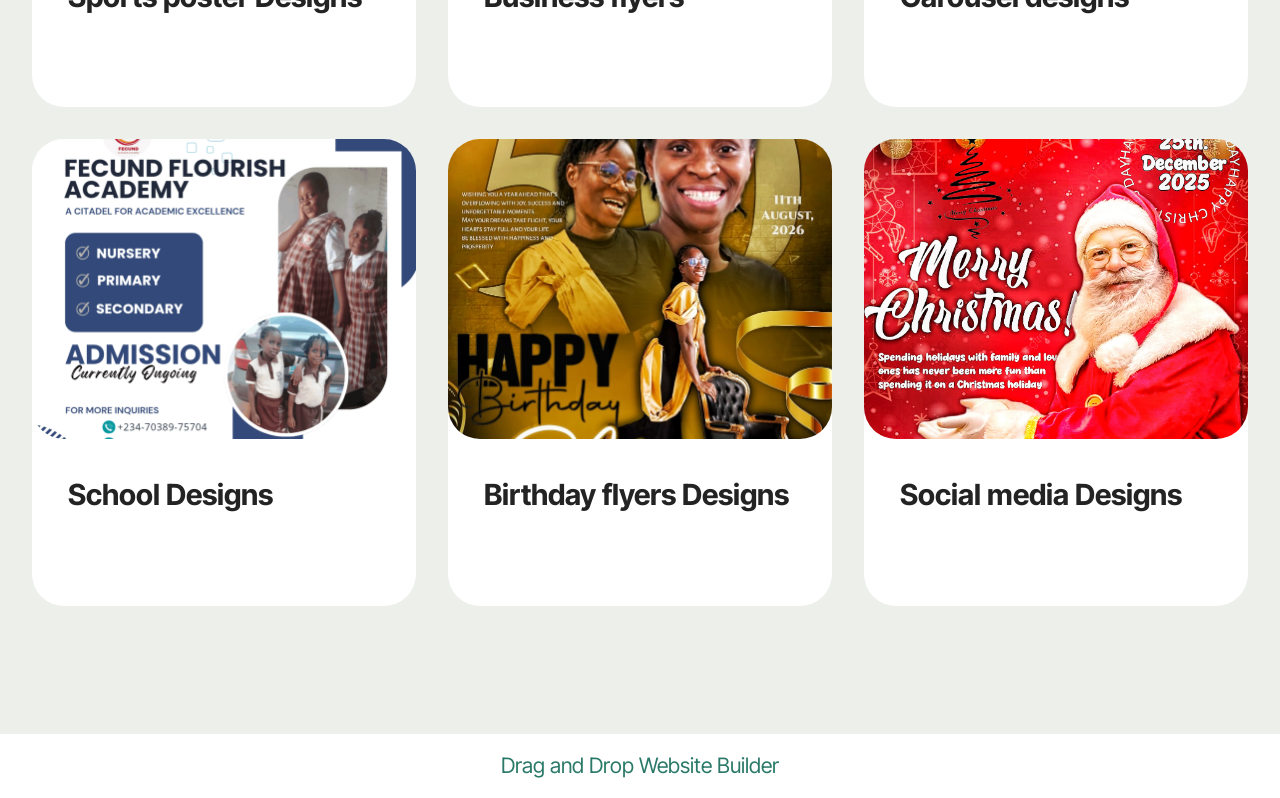
<file: page1.html>
<!DOCTYPE html>
<html  >
<head>
  <!-- Site made with Mobirise Website Builder v6.1.5, https://mobirise.com -->
  <meta charset="UTF-8">
  <meta http-equiv="X-UA-Compatible" content="IE=edge">
  <meta name="generator" content="Mobirise v6.1.5, mobirise.com">
  <meta name="viewport" content="width=device-width, initial-scale=1, minimum-scale=1">
  <link rel="shortcut icon" href="assets/images/backgrounderaser-20260426-200011131-96x96.png" type="image/x-icon">
  <meta name="description" content="">
  
  
  <title>Portfolio</title>
  <link rel="stylesheet" href="assets/bootstrap/css/bootstrap.min.css">
  <link rel="stylesheet" href="assets/parallax/jarallax.css">
  <link rel="stylesheet" href="assets/web/assets/gdpr-plugin/gdpr-styles.css">
  <link rel="stylesheet" href="assets/animatecss/animate.css">
  <link rel="stylesheet" href="assets/theme/css/style.css">
  <link rel="preload" href="https://fonts.googleapis.com/css?family=Inter+Tight:100,200,300,400,500,600,700,800,900,100i,200i,300i,400i,500i,600i,700i,800i,900i&display=swap" as="style" onload="this.onload=null;this.rel='stylesheet'">
  <noscript><link rel="stylesheet" href="https://fonts.googleapis.com/css?family=Inter+Tight:100,200,300,400,500,600,700,800,900,100i,200i,300i,400i,500i,600i,700i,800i,900i&display=swap"></noscript>
  <link rel="preload" as="style" href="assets/mobirise/css/mbr-additional.css?v=SqgdXz"><link rel="stylesheet" href="assets/mobirise/css/mbr-additional.css?v=SqgdXz" type="text/css">

  
  
  
</head>
<body>
  
  <section data-bs-version="5.1" class="header16 cid-vzKYbQsPGU mbr-fullscreen mbr-parallax-background" id="header17-1k">
  
  
  <div class="container-fluid">
    <div class="row">
      <div class="content-wrap col-12 col-md-12">
        <h1 class="mbr-section-title mbr-fonts-style mbr-white mb-4 display-1">
          <strong><br>Portfolio&nbsp;&nbsp;</strong></h1>
        
        <p class="mbr-fonts-style mbr-text mbr-white mb-4 display-7">&nbsp; A showcase of visual designs, brand assets, and creative&nbsp; storytelling.&nbsp;&nbsp;</p>
        <div class="mbr-section-btn"><a class="btn btn-white-outline display-7" href="https://wa.me/2347072694393">Learn More</a></div>
      </div>
    </div>
  </div>
</section>

<section data-bs-version="5.1" class="features6 start cid-vzOOIaqzur" id="features06-1l">
	
	
	<div class="container">
		<div class="row justify-content-center">
			<div class="col-12 content-head">
				<div class="mbr-section-head mb-5">
					<h4 class="mbr-section-title mbr-fonts-style align-center mb-0 display-2">
						<strong>Design Projects</strong></h4>
					
					<div class="mbr-section-btn item-footer mt-4"><a href="" class="btn item-btn btn-secondary display-7">All | Sports posters | Flyers and layouts | Brand identity | Social media&nbsp;</a></div>
				</div>
			</div>
		</div>
		<div class="row">
			<div class="item features-image col-12 col-md-6 col-lg-4">
				<div class="item-wrapper">
					<div class="item-img">
						<img src="assets/images/whatsapp20image202026-11-0220at2012.55.56-578x804.jpeg" alt="Mobirise Website Builder" data-slide-to="0" data-bs-slide-to="0">
					</div>
					<div class="item-content">
						<h5 class="item-title mbr-fonts-style display-5"><strong>Sports poster Designs&nbsp;</strong></h5>
						<p class="mbr-text mbr-fonts-style display-7">&nbsp;</p>
						
					</div>
				</div>
			</div>
			
			<div class="item features-image col-12 col-md-6 col-lg-4">
				<div class="item-wrapper">
					<div class="item-img">
						<img src="assets/images/1000090266201-770x1089.png" alt="Mobirise Website Builder" data-slide-to="1" data-bs-slide-to="1">
					</div>
					<div class="item-content">
						<h5 class="item-title mbr-fonts-style display-5"><strong>Business flyers&nbsp;</strong></h5>
						<p class="mbr-text mbr-fonts-style display-7"><br>
						</p>
						
					</div>
				</div>
			</div><div class="item features-image col-12 col-md-6 col-lg-4">
				<div class="item-wrapper">
					<div class="item-img">
						<img src="assets/images/whatsapp20image202026-11-0220at2014.00.24-1280x904.jpg" alt="Mobirise Website Builder" data-slide-to="2" data-bs-slide-to="2">
					</div>
					<div class="item-content">
						<h5 class="item-title mbr-fonts-style display-5">
							<strong>Carousel designs</strong></h5>
						<p class="mbr-text mbr-fonts-style display-7"><br>
						</p>
						
					</div>
				</div>
			</div><div class="item features-image col-12 col-md-6 col-lg-4">
				<div class="item-wrapper">
					<div class="item-img">
						<img src="assets/images/1000050068-770x770.png" alt="Mobirise Website Builder" data-slide-to="3" data-bs-slide-to="3">
					</div>
					<div class="item-content">
						<h5 class="item-title mbr-fonts-style display-5"><strong>School Designs</strong></h5>
						<p class="mbr-text mbr-fonts-style display-7"><br>
						</p>
						
					</div>
				</div>
			</div><div class="item features-image col-12 col-md-6 col-lg-4">
				<div class="item-wrapper">
					<div class="item-img">
						<img src="assets/images/1000040688-1-770x1071.jpg" alt="Mobirise Website Builder" data-slide-to="4" data-bs-slide-to="4">
					</div>
					<div class="item-content">
						<h5 class="item-title mbr-fonts-style display-5"><strong>Birthday flyers Designs</strong></h5>
						<p class="mbr-text mbr-fonts-style display-7"><br>
						</p>
						
					</div>
				</div>
			</div><div class="item features-image col-12 col-md-6 col-lg-4">
				<div class="item-wrapper">
					<div class="item-img">
						<img src="assets/images/20251102-210540-1-2486x3264.jpg" alt="Mobirise Website Builder" data-slide-to="5" data-bs-slide-to="5">
					</div>
					<div class="item-content">
						<h5 class="item-title mbr-fonts-style display-5"><strong>Social media Designs</strong></h5>
						<p class="mbr-text mbr-fonts-style display-7"><br>
						</p>
						
					</div>
				</div>
			</div>
		</div>
	</div>
</section><section class="display-7" style="padding: 0;align-items: center;justify-content: center;flex-wrap: wrap;    align-content: center;display: flex;position: relative;height: 4rem;"><a href="https://mobiri.se/" style="flex: 1 1;height: 4rem;position: absolute;width: 100%;z-index: 1;"><img alt="" style="height: 4rem;" src="[data-uri]"></a><p style="margin: 0;text-align: center;" class="display-7">&#8204;</p><a style="z-index:1" href="https://mobirise.com/drag-drop-website-builder.html">Drag and Drop Website Builder</a></section><script type="text/plain" data-src="assets/bootstrap/js/bootstrap.bundle.min.js"></script><script type="text/plain" data-src="assets/parallax/jarallax.js"></script><script src="assets/web/assets/cookies-alert-plugin/cookies-alert-core.js"></script><script src="assets/web/assets/cookies-alert-plugin/cookies-alert-script.js"></script><script type="text/plain" data-src="assets/smoothscroll/smooth-scroll.js"></script><script type="text/plain" data-src="assets/ytplayer/index.js"></script><script type="text/plain" data-src="assets/theme/js/script.js"></script>
  
  
<input name="cookieData" type="hidden" data-cookie-cookiesAlertType='2' data-cookie-customDialogSelector='null' data-cookie-colorText='#424a4d' data-cookie-colorBg='rgb(255, 255, 255)' data-cookie-opacityOverlay='0' data-cookie-bgOpacity='100' data-cookie-textButton='ACCEPT' data-cookie-rejectText='REJECT' data-cookie-colorButton='#2b7a69' data-cookie-rejectColor='#ffffff' data-cookie-colorLink='#424a4d' data-cookie-underlineLink='true' data-cookie-text="We use cookies to give you the best experience as specified in the <a href='privacy.html'>cookie policy</a>. Rejecting cookies may make some features unavailable.">
   <div id="scrollToTop" class="scrollToTop mbr-arrow-up"><a style="text-align: center;"><i class="mbr-arrow-up-icon mbr-arrow-up-icon-cm cm-icon cm-icon-smallarrow-up"></i></a></div>
    <input name="animation" type="hidden">
  </body>
</html>
</file>
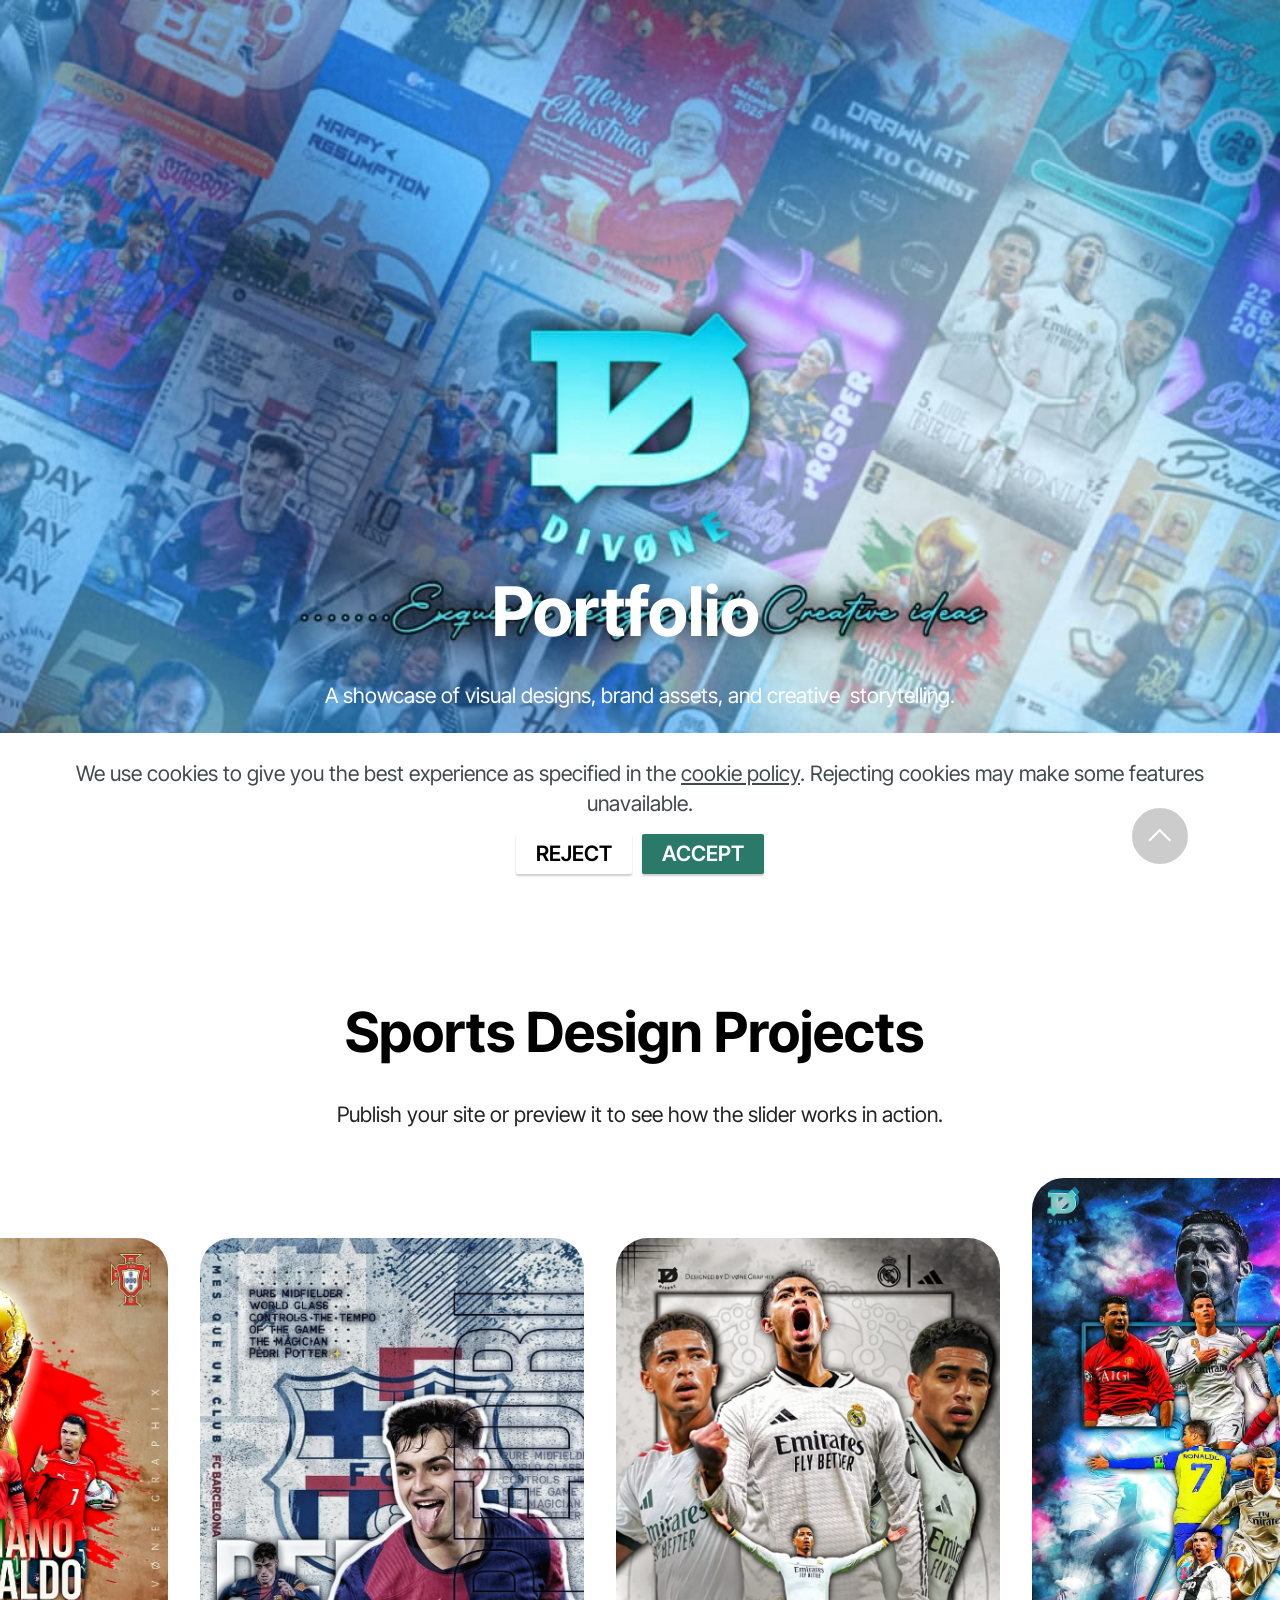
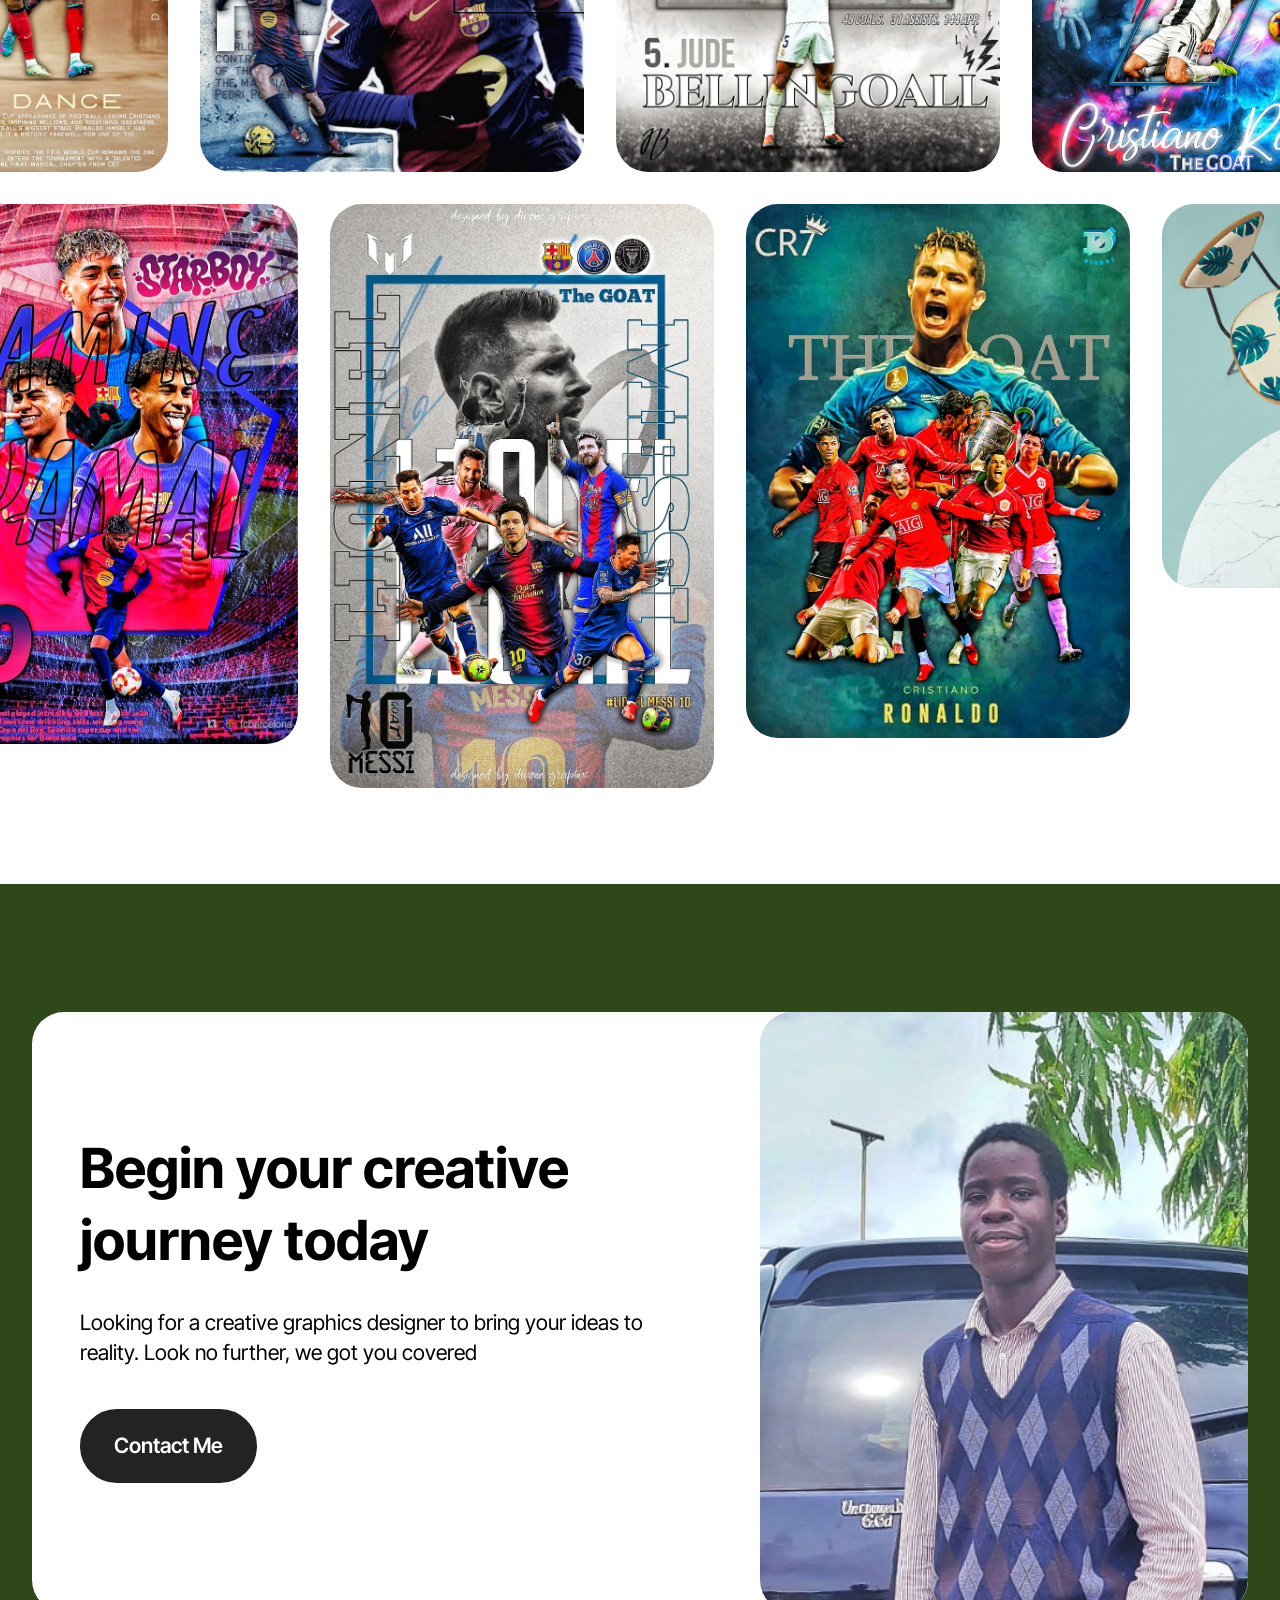
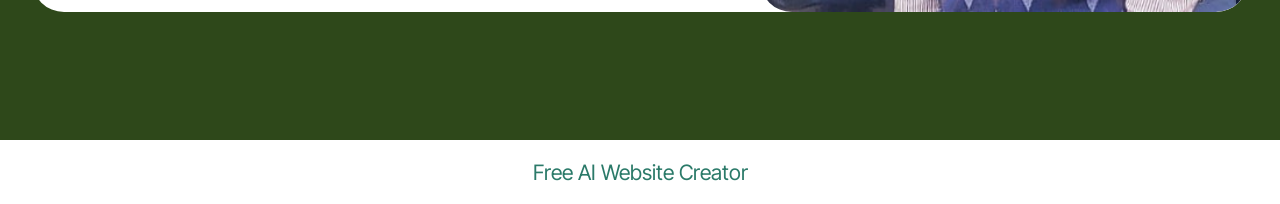
<file: page2.html>
<!DOCTYPE html>
<html  >
<head>
  <!-- Site made with Mobirise Website Builder v6.1.5, https://mobirise.com -->
  <meta charset="UTF-8">
  <meta http-equiv="X-UA-Compatible" content="IE=edge">
  <meta name="generator" content="Mobirise v6.1.5, mobirise.com">
  <meta name="twitter:card" content="summary_large_image"/>
  <meta name="twitter:image:src" content="assets/images/page2-meta.jpg">
  <meta property="og:image" content="assets/images/page2-meta.jpg">
  <meta name="twitter:title" content="Sports posters">
  <meta name="viewport" content="width=device-width, initial-scale=1, minimum-scale=1">
  <link rel="shortcut icon" href="assets/images/backgrounderaser-20260426-200011131-96x96.png" type="image/x-icon">
  <meta name="description" content="">
  
  
  <title>Sports posters</title>
  <link rel="stylesheet" href="assets/bootstrap/css/bootstrap.min.css">
  <link rel="stylesheet" href="assets/parallax/jarallax.css">
  <link rel="stylesheet" href="assets/web/assets/gdpr-plugin/gdpr-styles.css">
  <link rel="stylesheet" href="assets/animatecss/animate.css">
  <link rel="stylesheet" href="assets/theme/css/style.css">
  <link rel="preload" href="https://fonts.googleapis.com/css?family=Inter+Tight:100,200,300,400,500,600,700,800,900,100i,200i,300i,400i,500i,600i,700i,800i,900i&display=swap" as="style" onload="this.onload=null;this.rel='stylesheet'">
  <noscript><link rel="stylesheet" href="https://fonts.googleapis.com/css?family=Inter+Tight:100,200,300,400,500,600,700,800,900,100i,200i,300i,400i,500i,600i,700i,800i,900i&display=swap"></noscript>
  <link rel="preload" as="style" href="assets/mobirise/css/mbr-additional.css?v=BwFFsM"><link rel="stylesheet" href="assets/mobirise/css/mbr-additional.css?v=BwFFsM" type="text/css">

  
  
  
</head>
<body>
  
  <section data-bs-version="5.1" class="header16 cid-vzP4My5ZkJ mbr-fullscreen mbr-parallax-background" id="header17-1m">
  
  
  <div class="container-fluid">
    <div class="row">
      <div class="content-wrap col-12 col-md-12">
        <h1 class="mbr-section-title mbr-fonts-style mbr-white mb-4 display-1">
          <strong><br>Portfolio&nbsp;&nbsp;</strong></h1>
        
        <p class="mbr-fonts-style mbr-text mbr-white mb-4 display-7">&nbsp; A showcase of visual designs, brand assets, and creative&nbsp; storytelling.&nbsp;&nbsp;</p>
        <div class="mbr-section-btn"><a class="btn btn-white-outline display-7" href="https://mobiri.se">Learn More</a></div>
      </div>
    </div>
  </div>
</section>

<section data-bs-version="5.1" class="gallery4 cid-vzP6vanoQm" id="gallery04-1o">
  
  
  <div class="container-fluid gallery-wrapper">
    <div class="row justify-content-center">
      <div class="col-12 content-head">
        <div class="mbr-section-head mb-5">
          <h4 class="mbr-section-title mbr-fonts-style align-center mb-0 display-2"><strong>Sports Design Projects&nbsp;</strong></h4>
          <h5 class="mbr-section-subtitle mbr-fonts-style align-center mb-0 mt-4 display-7">
            Publish your site or preview it to see how the slider works in action.
          </h5>
        </div>
      </div>
    </div>
    <div class="grid-container">
      <div class="grid-container-1" style="transform: translate3d(-200px, 0px, 0px);">
        <div class="grid-item">
          <img src="assets/images/1000086389-819x1139.jpg" alt="Mobirise Website Builder">
        </div>
        <div class="grid-item">
          <img src="assets/images/20260713-232614-1-819x1139.jpg" alt="Mobirise Website Builder">
        </div>
        <div class="grid-item">
          <img src="assets/images/whatsapp20image202026-11-0220at2012.55.56-819x1139.jpg" alt="Mobirise Website Builder">
        </div>
        <div class="grid-item">
          <img src="assets/images/20251202-155225-2-819x1267.jpg" alt="Mobirise Website Builder">
        </div>
      </div>
      <div class="grid-container-2" style="transform: translate3d(-70px, 0px, 0px);">
        <div class="grid-item">
          <img src="assets/images/20251114-174918-2-819x1152.jpg" alt="Mobirise Website Builder">
        </div>
        <div class="grid-item">
          <img src="assets/images/20251202-152136-2-819x1247.jpg" alt="Mobirise Website Builder">
        </div>
        <div class="grid-item">
          <img src="assets/images/20251125-180659-2-819x1139.jpg" alt="Mobirise Website Builder">
        </div>
        <div class="grid-item">
          <img src="assets/images/gallery10.jpg" alt="Mobirise Website Builder">
        </div>
      </div>
    </div>
  </div>
</section>

<section data-bs-version="5.1" class="start article05 cid-vzPat9Qv70" id="article05-1p">
  

  
  

  <div class="container">
    <div class="row justify-content-center align-items-center">
      <div class="col-12">
        <div class="card-wrapper">
          <div class="row">
            <div class="col-12 col-md-12 col-lg-5 image-wrapper">
              <img class="w-100" src="assets/images/1000086361-447x515.jpg" alt="Mobirise Website Builder">
            </div>
            <div class="col-12 col-lg col-md-12">
              <div class="text-wrapper align-left">
                <h1 class="mbr-section-title mbr-fonts-style mb-4 display-2">
                  <strong>Begin your creative journey today</strong>
                </h1>
                <p class="mbr-text mbr-fonts-style mb-4 display-7">Looking for a creative graphics designer to bring your ideas to reality. Look no further, we got you covered&nbsp;
                </p>
                <div class="mbr-section-btn mt-3"><a class="btn btn-lg btn-black display-7" href="https://wa.me/2347072694393">Contact Me</a></div>
              </div>
            </div>
          </div>
        </div>
      </div>
    </div>
  </div>
</section><section class="display-7" style="padding: 0;align-items: center;justify-content: center;flex-wrap: wrap;    align-content: center;display: flex;position: relative;height: 4rem;"><a href="https://mobiri.se/" style="flex: 1 1;height: 4rem;position: absolute;width: 100%;z-index: 1;"><img alt="" style="height: 4rem;" src="[data-uri]"></a><p style="margin: 0;text-align: center;" class="display-7">&#8204;</p><a style="z-index:1" href="https://mobirise.com/builder/ai-website-creator.html">Free AI Website Creator</a></section><script type="text/plain" data-src="assets/bootstrap/js/bootstrap.bundle.min.js"></script><script type="text/plain" data-src="assets/parallax/jarallax.js"></script><script src="assets/web/assets/cookies-alert-plugin/cookies-alert-core.js"></script><script src="assets/web/assets/cookies-alert-plugin/cookies-alert-script.js"></script><script type="text/plain" data-src="assets/smoothscroll/smooth-scroll.js"></script><script type="text/plain" data-src="assets/ytplayer/index.js"></script><script type="text/plain" data-src="assets/scrollgallery/scroll-gallery.js"></script><script type="text/plain" data-src="assets/theme/js/script.js"></script>
  
  
<input name="cookieData" type="hidden" data-cookie-cookiesAlertType='2' data-cookie-customDialogSelector='null' data-cookie-colorText='#424a4d' data-cookie-colorBg='rgb(255, 255, 255)' data-cookie-opacityOverlay='0' data-cookie-bgOpacity='100' data-cookie-textButton='ACCEPT' data-cookie-rejectText='REJECT' data-cookie-colorButton='#2b7a69' data-cookie-rejectColor='#ffffff' data-cookie-colorLink='#424a4d' data-cookie-underlineLink='true' data-cookie-text="We use cookies to give you the best experience as specified in the <a href='privacy.html'>cookie policy</a>. Rejecting cookies may make some features unavailable.">
   <div id="scrollToTop" class="scrollToTop mbr-arrow-up"><a style="text-align: center;"><i class="mbr-arrow-up-icon mbr-arrow-up-icon-cm cm-icon cm-icon-smallarrow-up"></i></a></div>
    <input name="animation" type="hidden">
  </body>
</html>
</file>
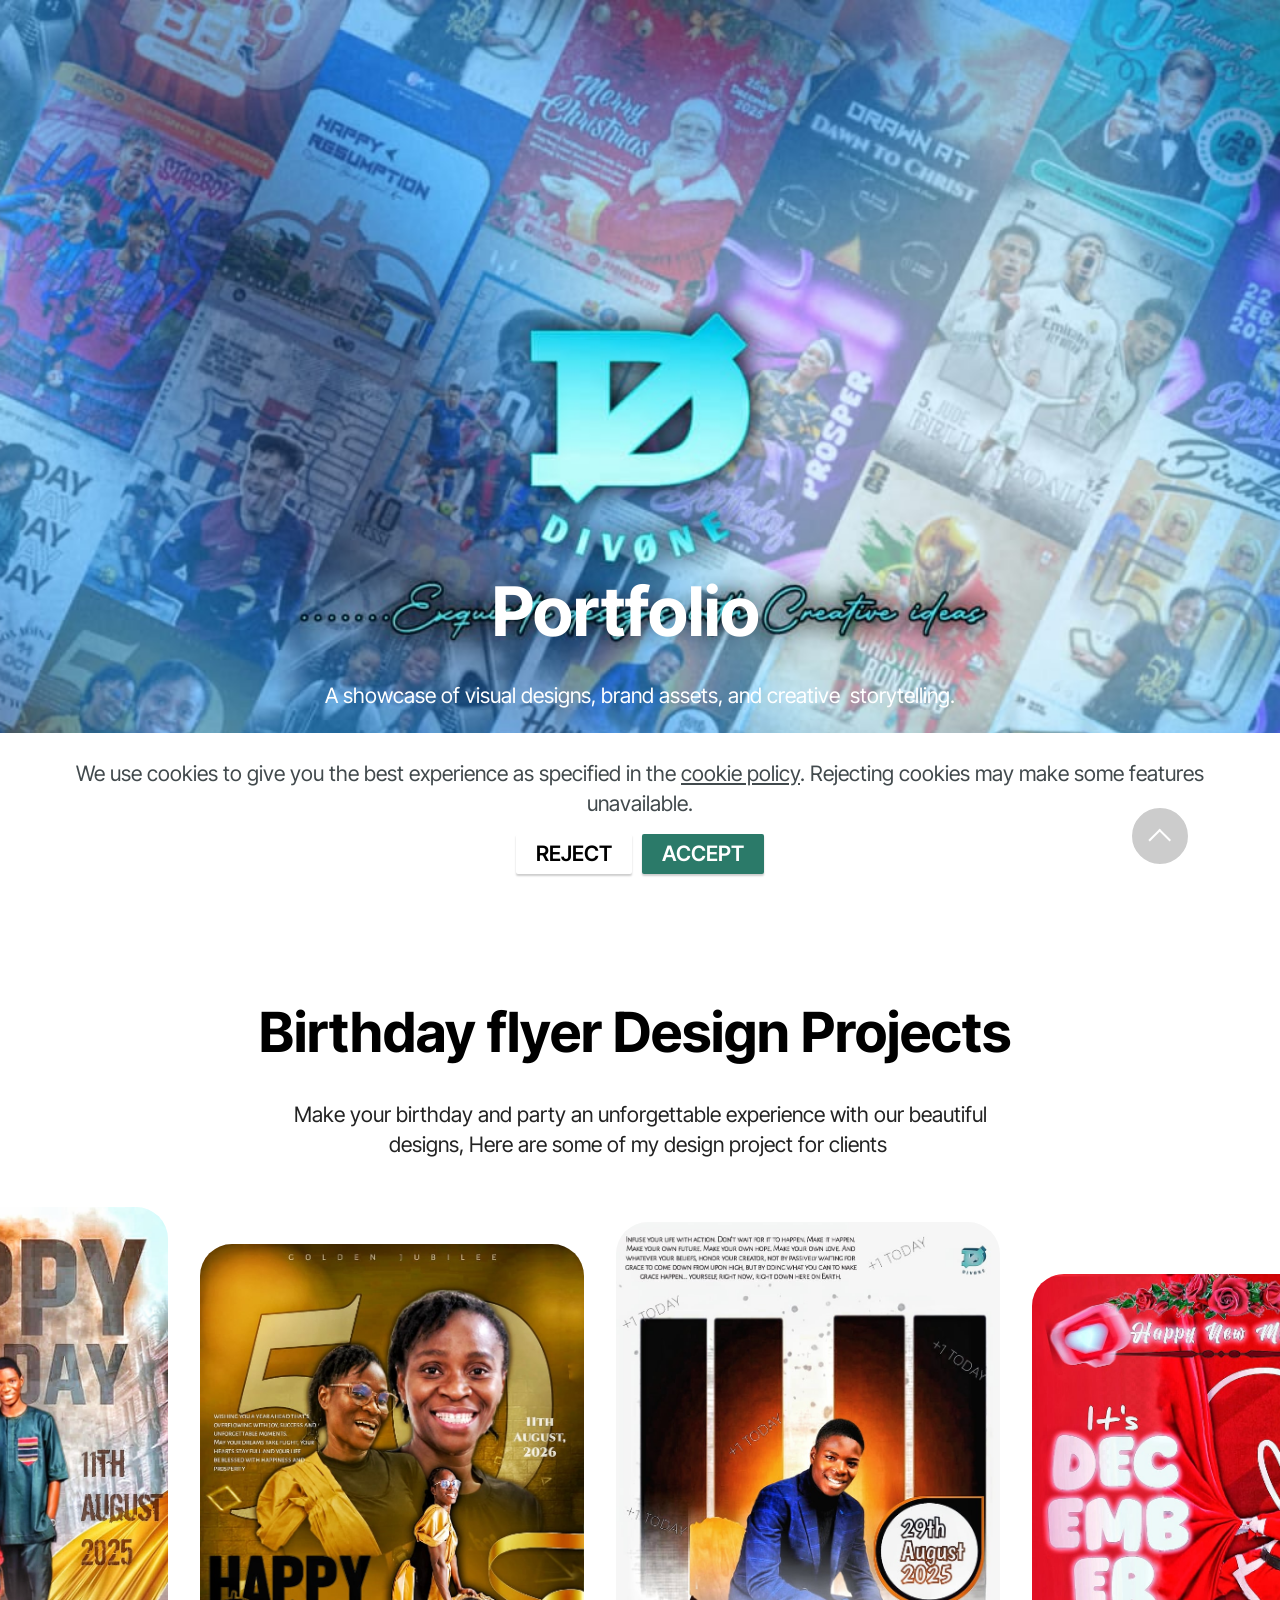
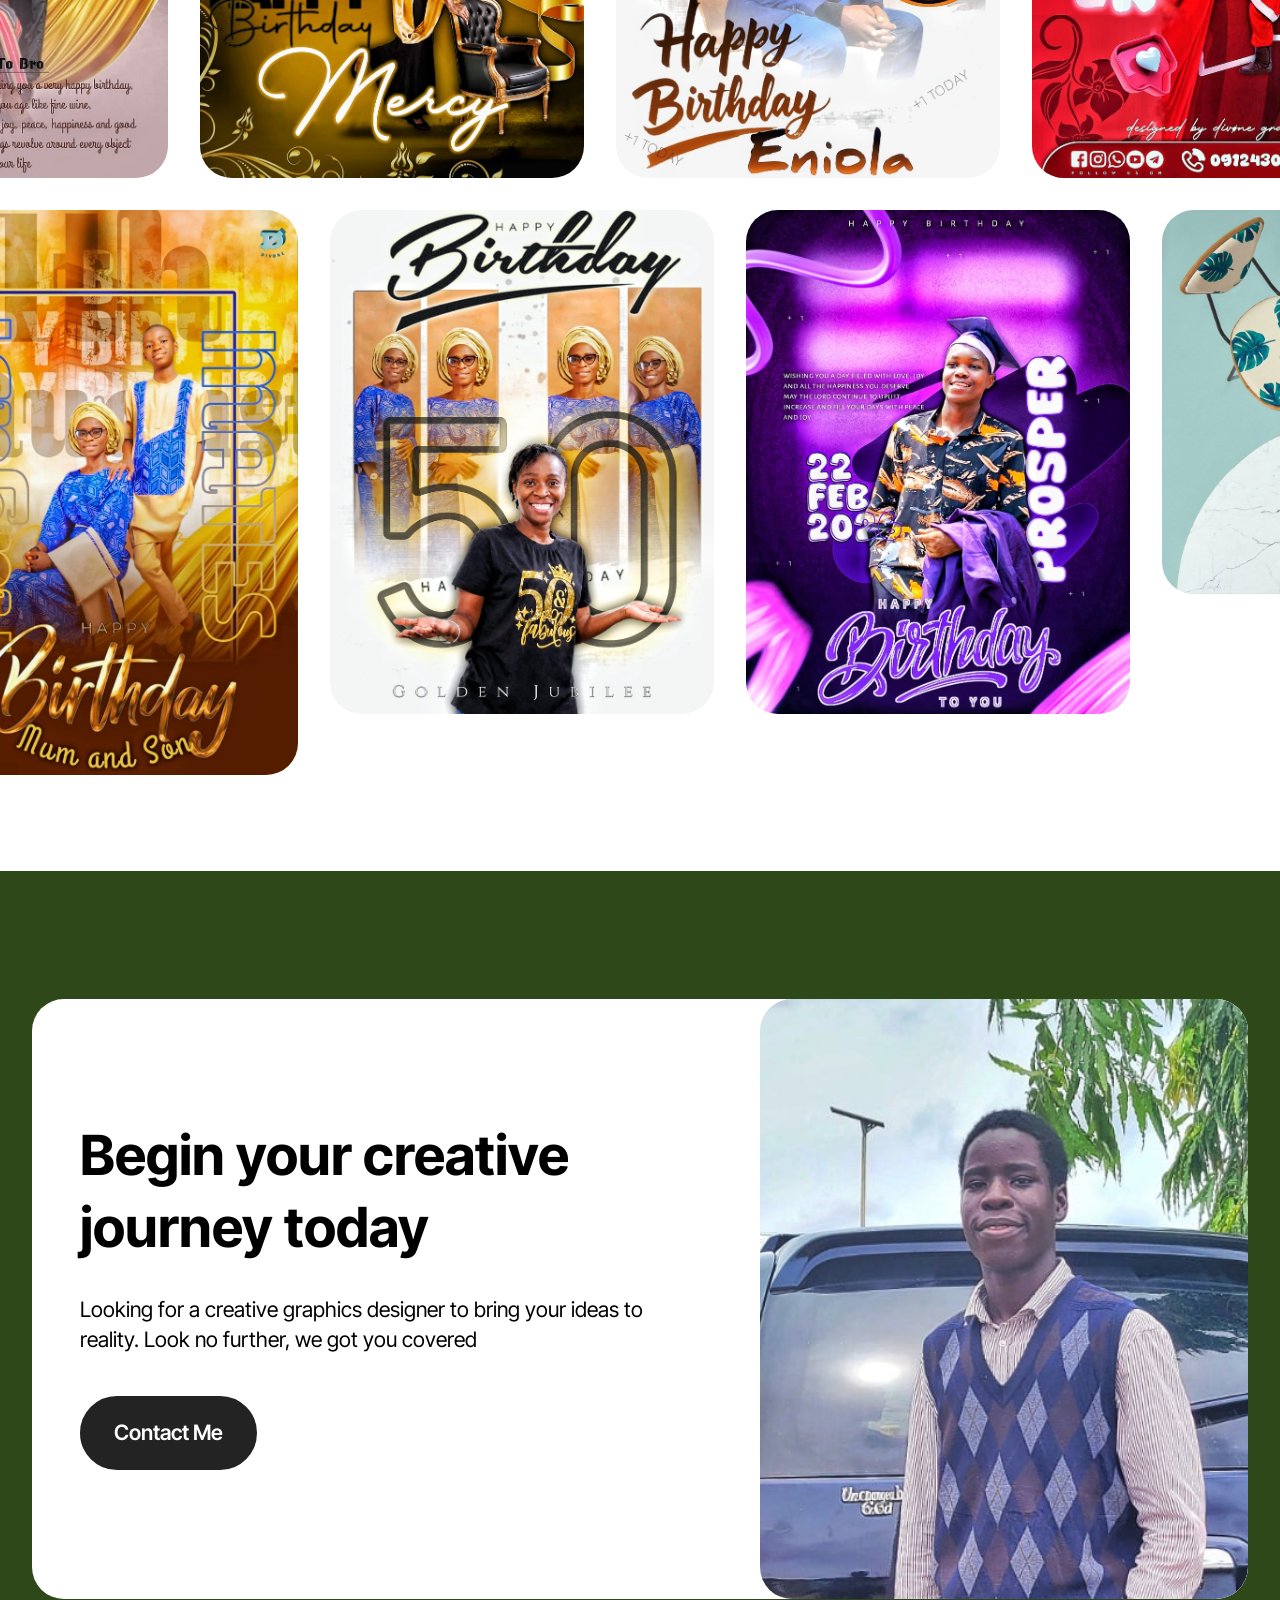
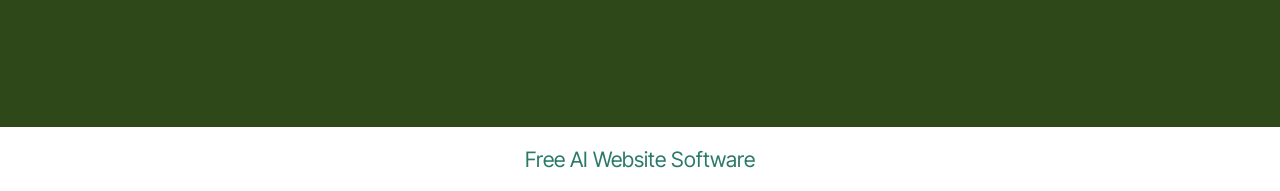
<file: page3.html>
<!DOCTYPE html>
<html  >
<head>
  <!-- Site made with Mobirise Website Builder v6.1.5, https://mobirise.com -->
  <meta charset="UTF-8">
  <meta http-equiv="X-UA-Compatible" content="IE=edge">
  <meta name="generator" content="Mobirise v6.1.5, mobirise.com">
  <meta name="twitter:card" content="summary_large_image"/>
  <meta name="twitter:image:src" content="assets/images/page3-meta.jpg">
  <meta property="og:image" content="assets/images/page3-meta.jpg">
  <meta name="twitter:title" content="Business flyers">
  <meta name="viewport" content="width=device-width, initial-scale=1, minimum-scale=1">
  <link rel="shortcut icon" href="assets/images/backgrounderaser-20260426-200011131-96x96.png" type="image/x-icon">
  <meta name="description" content="">
  
  
  <title>Business flyers</title>
  <link rel="stylesheet" href="assets/bootstrap/css/bootstrap.min.css">
  <link rel="stylesheet" href="assets/parallax/jarallax.css">
  <link rel="stylesheet" href="assets/web/assets/gdpr-plugin/gdpr-styles.css">
  <link rel="stylesheet" href="assets/animatecss/animate.css">
  <link rel="stylesheet" href="assets/theme/css/style.css">
  <link rel="preload" href="https://fonts.googleapis.com/css?family=Inter+Tight:100,200,300,400,500,600,700,800,900,100i,200i,300i,400i,500i,600i,700i,800i,900i&display=swap" as="style" onload="this.onload=null;this.rel='stylesheet'">
  <noscript><link rel="stylesheet" href="https://fonts.googleapis.com/css?family=Inter+Tight:100,200,300,400,500,600,700,800,900,100i,200i,300i,400i,500i,600i,700i,800i,900i&display=swap"></noscript>
  <link rel="preload" as="style" href="assets/mobirise/css/mbr-additional.css?v=a7cg8A"><link rel="stylesheet" href="assets/mobirise/css/mbr-additional.css?v=a7cg8A" type="text/css">

  
  
  
</head>
<body>
  
  <section data-bs-version="5.1" class="header16 cid-vzUkP2GwoO mbr-fullscreen mbr-parallax-background" id="header17-1q">
  
  
  <div class="container-fluid">
    <div class="row">
      <div class="content-wrap col-12 col-md-12">
        <h1 class="mbr-section-title mbr-fonts-style mbr-white mb-4 display-1">
          <strong><br>Portfolio&nbsp;&nbsp;</strong></h1>
        
        <p class="mbr-fonts-style mbr-text mbr-white mb-4 display-7">&nbsp; A showcase of visual designs, brand assets, and creative&nbsp; storytelling.&nbsp;&nbsp;</p>
        <div class="mbr-section-btn"><a class="btn btn-white-outline display-7" href="https://mobiri.se">Learn More</a></div>
      </div>
    </div>
  </div>
</section>

<section data-bs-version="5.1" class="gallery4 cid-vzUkP3mq9Y" id="gallery04-1r">
  
  
  <div class="container-fluid gallery-wrapper">
    <div class="row justify-content-center">
      <div class="col-12 content-head">
        <div class="mbr-section-head mb-5">
          <h4 class="mbr-section-title mbr-fonts-style align-center mb-0 display-2"><strong>Birthday flyer Design Projects&nbsp;</strong></h4>
          <h5 class="mbr-section-subtitle mbr-fonts-style align-center mb-0 mt-4 display-7">Make your birthday and party an unforgettable experience with our beautiful designs, Here are some of my design project for clients&nbsp;</h5>
        </div>
      </div>
    </div>
    <div class="grid-container">
      <div class="grid-container-1" style="transform: translate3d(-200px, 0px, 0px);">
        <div class="grid-item">
          <img src="assets/images/20250812-191333-1-819x1218.jpg" alt="Mobirise Website Builder">
        </div>
        <div class="grid-item">
          <img src="assets/images/1000040688-1-819x1139.jpg" alt="Mobirise Website Builder">
        </div>
        <div class="grid-item">
          <img src="assets/images/20250814-160145-1-819x1187.jpg" alt="Mobirise Website Builder">
        </div>
        <div class="grid-item">
          <img src="assets/images/20251112-150641-01-1-819x1075.jpg" alt="Mobirise Website Builder">
        </div>
      </div>
      <div class="grid-container-2" style="transform: translate3d(-70px, 0px, 0px);">
        <div class="grid-item">
          <img src="assets/images/20250805-200630-1-819x1205.jpg" alt="Mobirise Website Builder">
        </div>
        <div class="grid-item">
          <img src="assets/images/1000040685-1-819x1075.jpg" alt="Mobirise Website Builder">
        </div>
        <div class="grid-item">
          <img src="assets/images/20260222-165958-1-819x1075.jpg" alt="Mobirise Website Builder">
        </div>
        <div class="grid-item">
          <img src="assets/images/gallery10.jpg" alt="Mobirise Website Builder">
        </div>
      </div>
    </div>
  </div>
</section>

<section data-bs-version="5.1" class="start article05 cid-vzUkP41k40" id="article05-1s">
  

  
  

  <div class="container">
    <div class="row justify-content-center align-items-center">
      <div class="col-12">
        <div class="card-wrapper">
          <div class="row">
            <div class="col-12 col-md-12 col-lg-5 image-wrapper">
              <img class="w-100" src="assets/images/1000086361-447x515.jpg" alt="Mobirise Website Builder">
            </div>
            <div class="col-12 col-lg col-md-12">
              <div class="text-wrapper align-left">
                <h1 class="mbr-section-title mbr-fonts-style mb-4 display-2">
                  <strong>Begin your creative journey today</strong>
                </h1>
                <p class="mbr-text mbr-fonts-style mb-4 display-7">Looking for a creative graphics designer to bring your ideas to reality. Look no further, we got you covered&nbsp;
                </p>
                <div class="mbr-section-btn mt-3"><a class="btn btn-lg btn-black display-7" href="https://wa.me/2347072694393">Contact Me</a></div>
              </div>
            </div>
          </div>
        </div>
      </div>
    </div>
  </div>
</section><section class="display-7" style="padding: 0;align-items: center;justify-content: center;flex-wrap: wrap;    align-content: center;display: flex;position: relative;height: 4rem;"><a href="https://mobiri.se/" style="flex: 1 1;height: 4rem;position: absolute;width: 100%;z-index: 1;"><img alt="" style="height: 4rem;" src="[data-uri]"></a><p style="margin: 0;text-align: center;" class="display-7">&#8204;</p><a style="z-index:1" href="https://mobirise.com/builder/ai-website-builder.html">Free AI Website Software</a></section><script type="text/plain" data-src="assets/bootstrap/js/bootstrap.bundle.min.js"></script><script type="text/plain" data-src="assets/parallax/jarallax.js"></script><script src="assets/web/assets/cookies-alert-plugin/cookies-alert-core.js"></script><script src="assets/web/assets/cookies-alert-plugin/cookies-alert-script.js"></script><script type="text/plain" data-src="assets/smoothscroll/smooth-scroll.js"></script><script type="text/plain" data-src="assets/ytplayer/index.js"></script><script type="text/plain" data-src="assets/scrollgallery/scroll-gallery.js"></script><script type="text/plain" data-src="assets/theme/js/script.js"></script>
  
  
<input name="cookieData" type="hidden" data-cookie-cookiesAlertType='2' data-cookie-customDialogSelector='null' data-cookie-colorText='#424a4d' data-cookie-colorBg='rgb(255, 255, 255)' data-cookie-opacityOverlay='0' data-cookie-bgOpacity='100' data-cookie-textButton='ACCEPT' data-cookie-rejectText='REJECT' data-cookie-colorButton='#2b7a69' data-cookie-rejectColor='#ffffff' data-cookie-colorLink='#424a4d' data-cookie-underlineLink='true' data-cookie-text="We use cookies to give you the best experience as specified in the <a href='privacy.html'>cookie policy</a>. Rejecting cookies may make some features unavailable.">
   <div id="scrollToTop" class="scrollToTop mbr-arrow-up"><a style="text-align: center;"><i class="mbr-arrow-up-icon mbr-arrow-up-icon-cm cm-icon cm-icon-smallarrow-up"></i></a></div>
    <input name="animation" type="hidden">
  </body>
</html>
</file>
<file: assets/web/assets/mobirise-icons2/mobirise2.css>
@font-face {
  font-family: 'Moririse2';
  font-display: swap;
  src:  url('mobirise2.eot?f2bix4');
  src:  url('mobirise2.eot?f2bix4#iefix') format('embedded-opentype'),
    url('mobirise2.woff2?f2bix4') format('woff2'),
    url('mobirise2.woff?f2bix4') format('woff'),
    url('mobirise2.ttf?f2bix4') format('truetype'),
    url('mobirise2.svg?f2bix4#mobirise2') format('svg');
  font-weight: normal;
  font-style: normal;
}

[class^="mobi-"], [class*=" mobi-"] {
  /* use !important to prevent issues with browser extensions that change fonts */
  font-family: 'Moririse2' !important;
  speak: none;
  font-style: normal;
  font-weight: normal;
  font-variant: normal;
  text-transform: none;
  line-height: 1;

  /* Better Font Rendering =========== */
  -webkit-font-smoothing: antialiased;
  -moz-osx-font-smoothing: grayscale;
}

.mobi-mbri-add-submenu:before {
  content: "\e900";
}
.mobi-mbri-alert:before {
  content: "\e901";
}
.mobi-mbri-align-center:before {
  content: "\e902";
}
.mobi-mbri-align-justify:before {
  content: "\e903";
}
.mobi-mbri-align-left:before {
  content: "\e904";
}
.mobi-mbri-align-right:before {
  content: "\e905";
}
.mobi-mbri-android:before {
  content: "\e906";
}
.mobi-mbri-apple:before {
  content: "\e907";
}
.mobi-mbri-arrow-down:before {
  content: "\e908";
}
.mobi-mbri-arrow-next:before {
  content: "\e909";
}
.mobi-mbri-arrow-prev:before {
  content: "\e90a";
}
.mobi-mbri-arrow-up:before {
  content: "\e90b";
}
.mobi-mbri-bold:before {
  content: "\e90c";
}
.mobi-mbri-bookmark:before {
  content: "\e90d";
}
.mobi-mbri-bootstrap:before {
  content: "\e90e";
}
.mobi-mbri-briefcase:before {
  content: "\e90f";
}
.mobi-mbri-browse:before {
  content: "\e910";
}
.mobi-mbri-bulleted-list:before {
  content: "\e911";
}
.mobi-mbri-calendar:before {
  content: "\e912";
}
.mobi-mbri-camera:before {
  content: "\e913";
}
.mobi-mbri-cart-add:before {
  content: "\e914";
}
.mobi-mbri-cart-full:before {
  content: "\e915";
}
.mobi-mbri-cash:before {
  content: "\e916";
}
.mobi-mbri-change-style:before {
  content: "\e917";
}
.mobi-mbri-chat:before {
  content: "\e918";
}
.mobi-mbri-clock:before {
  content: "\e919";
}
.mobi-mbri-close:before {
  content: "\e91a";
}
.mobi-mbri-cloud:before {
  content: "\e91b";
}
.mobi-mbri-code:before {
  content: "\e91c";
}
.mobi-mbri-contact-form:before {
  content: "\e91d";
}
.mobi-mbri-credit-card:before {
  content: "\e91e";
}
.mobi-mbri-cursor-click:before {
  content: "\e91f";
}
.mobi-mbri-cust-feedback:before {
  content: "\e920";
}
.mobi-mbri-database:before {
  content: "\e921";
}
.mobi-mbri-delivery:before {
  content: "\e922";
}
.mobi-mbri-desktop:before {
  content: "\e923";
}
.mobi-mbri-devices:before {
  content: "\e924";
}
.mobi-mbri-down:before {
  content: "\e925";
}
.mobi-mbri-download-2:before {
  content: "\e926";
}
.mobi-mbri-download:before {
  content: "\e927";
}
.mobi-mbri-drag-n-drop-2:before {
  content: "\e928";
}
.mobi-mbri-drag-n-drop:before {
  content: "\e929";
}
.mobi-mbri-edit-2:before {
  content: "\e92a";
}
.mobi-mbri-edit:before {
  content: "\e92b";
}
.mobi-mbri-error:before {
  content: "\e92c";
}
.mobi-mbri-extension:before {
  content: "\e92d";
}
.mobi-mbri-features:before {
  content: "\e92e";
}
.mobi-mbri-file:before {
  content: "\e92f";
}
.mobi-mbri-flag:before {
  content: "\e930";
}
.mobi-mbri-folder:before {
  content: "\e931";
}
.mobi-mbri-gift:before {
  content: "\e932";
}
.mobi-mbri-github:before {
  content: "\e933";
}
.mobi-mbri-globe-2:before {
  content: "\e934";
}
.mobi-mbri-globe:before {
  content: "\e935";
}
.mobi-mbri-growing-chart:before {
  content: "\e936";
}
.mobi-mbri-hearth:before {
  content: "\e937";
}
.mobi-mbri-help:before {
  content: "\e938";
}
.mobi-mbri-home:before {
  content: "\e939";
}
.mobi-mbri-hot-cup:before {
  content: "\e93a";
}
.mobi-mbri-idea:before {
  content: "\e93b";
}
.mobi-mbri-image-gallery:before {
  content: "\e93c";
}
.mobi-mbri-image-slider:before {
  content: "\e93d";
}
.mobi-mbri-info:before {
  content: "\e93e";
}
.mobi-mbri-italic:before {
  content: "\e93f";
}
.mobi-mbri-key:before {
  content: "\e940";
}
.mobi-mbri-laptop:before {
  content: "\e941";
}
.mobi-mbri-layers:before {
  content: "\e942";
}
.mobi-mbri-left-right:before {
  content: "\e943";
}
.mobi-mbri-left:before {
  content: "\e944";
}
.mobi-mbri-letter:before {
  content: "\e945";
}
.mobi-mbri-like:before {
  content: "\e946";
}
.mobi-mbri-link:before {
  content: "\e947";
}
.mobi-mbri-lock:before {
  content: "\e948";
}
.mobi-mbri-login:before {
  content: "\e949";
}
.mobi-mbri-logout:before {
  content: "\e94a";
}
.mobi-mbri-magic-stick:before {
  content: "\e94b";
}
.mobi-mbri-map-pin:before {
  content: "\e94c";
}
.mobi-mbri-menu:before {
  content: "\e94d";
}
.mobi-mbri-mobile-2:before {
  content: "\e94e";
}
.mobi-mbri-mobile-horizontal:before {
  content: "\e94f";
}
.mobi-mbri-mobile:before {
  content: "\e950";
}
.mobi-mbri-mobirise:before {
  content: "\e951";
}
.mobi-mbri-more-horizontal:before {
  content: "\e952";
}
.mobi-mbri-more-vertical:before {
  content: "\e953";
}
.mobi-mbri-music:before {
  content: "\e954";
}
.mobi-mbri-new-file:before {
  content: "\e955";
}
.mobi-mbri-numbered-list:before {
  content: "\e956";
}
.mobi-mbri-opened-folder:before {
  content: "\e957";
}
.mobi-mbri-pages:before {
  content: "\e958";
}
.mobi-mbri-paper-plane:before {
  content: "\e959";
}
.mobi-mbri-paperclip:before {
  content: "\e95a";
}
.mobi-mbri-phone:before {
  content: "\e95b";
}
.mobi-mbri-photo:before {
  content: "\e95c";
}
.mobi-mbri-photos:before {
  content: "\e95d";
}
.mobi-mbri-pin:before {
  content: "\e95e";
}
.mobi-mbri-play:before {
  content: "\e95f";
}
.mobi-mbri-plus:before {
  content: "\e960";
}
.mobi-mbri-preview:before {
  content: "\e961";
}
.mobi-mbri-print:before {
  content: "\e962";
}
.mobi-mbri-protect:before {
  content: "\e963";
}
.mobi-mbri-question:before {
  content: "\e964";
}
.mobi-mbri-quote-left:before {
  content: "\e965";
}
.mobi-mbri-quote-right:before {
  content: "\e966";
}
.mobi-mbri-redo:before {
  content: "\e967";
}
.mobi-mbri-refresh:before {
  content: "\e968";
}
.mobi-mbri-responsive-2:before {
  content: "\e969";
}
.mobi-mbri-responsive:before {
  content: "\e96a";
}
.mobi-mbri-right:before {
  content: "\e96b";
}
.mobi-mbri-rocket:before {
  content: "\e96c";
}
.mobi-mbri-sad-face:before {
  content: "\e96d";
}
.mobi-mbri-sale:before {
  content: "\e96e";
}
.mobi-mbri-save:before {
  content: "\e96f";
}
.mobi-mbri-search:before {
  content: "\e970";
}
.mobi-mbri-setting-2:before {
  content: "\e971";
}
.mobi-mbri-setting-3:before {
  content: "\e972";
}
.mobi-mbri-setting:before {
  content: "\e973";
}
.mobi-mbri-share:before {
  content: "\e974";
}
.mobi-mbri-shopping-bag:before {
  content: "\e975";
}
.mobi-mbri-shopping-basket:before {
  content: "\e976";
}
.mobi-mbri-shopping-cart:before {
  content: "\e977";
}
.mobi-mbri-sites:before {
  content: "\e978";
}
.mobi-mbri-smile-face:before {
  content: "\e979";
}
.mobi-mbri-speed:before {
  content: "\e97a";
}
.mobi-mbri-star:before {
  content: "\e97b";
}
.mobi-mbri-success:before {
  content: "\e97c";
}
.mobi-mbri-sun:before {
  content: "\e97d";
}
.mobi-mbri-sun2:before {
  content: "\e97e";
}
.mobi-mbri-tablet-vertical:before {
  content: "\e97f";
}
.mobi-mbri-tablet:before {
  content: "\e980";
}
.mobi-mbri-target:before {
  content: "\e981";
}
.mobi-mbri-timer:before {
  content: "\e982";
}
.mobi-mbri-to-ftp:before {
  content: "\e983";
}
.mobi-mbri-to-local-drive:before {
  content: "\e984";
}
.mobi-mbri-touch-swipe:before {
  content: "\e985";
}
.mobi-mbri-touch:before {
  content: "\e986";
}
.mobi-mbri-trash:before {
  content: "\e987";
}
.mobi-mbri-underline:before {
  content: "\e988";
}
.mobi-mbri-undo:before {
  content: "\e989";
}
.mobi-mbri-unlink:before {
  content: "\e98a";
}
.mobi-mbri-unlock:before {
  content: "\e98b";
}
.mobi-mbri-up-down:before {
  content: "\e98c";
}
.mobi-mbri-up:before {
  content: "\e98d";
}
.mobi-mbri-update:before {
  content: "\e98e";
}
.mobi-mbri-upload-2:before {
  content: "\e98f";
}
.mobi-mbri-upload:before {
  content: "\e990";
}
.mobi-mbri-user-2:before {
  content: "\e991";
}
.mobi-mbri-user:before {
  content: "\e992";
}
.mobi-mbri-users:before {
  content: "\e993";
}
.mobi-mbri-video-play:before {
  content: "\e994";
}
.mobi-mbri-video:before {
  content: "\e995";
}
.mobi-mbri-watch:before {
  content: "\e996";
}
.mobi-mbri-website-theme-2:before {
  content: "\e997";
}
.mobi-mbri-website-theme:before {
  content: "\e998";
}
.mobi-mbri-wifi:before {
  content: "\e999";
}
.mobi-mbri-windows:before {
  content: "\e99a";
}
.mobi-mbri-zoom-in:before {
  content: "\e99b";
}
.mobi-mbri-zoom-out:before {
  content: "\e99c";
}
</file>
<file: assets/web/assets/gdpr-plugin/gdpr-styles.css>
.gdpr-block {
    padding: 10px;
    font-size: 14px;
    display: block;
    width: 100%;
    text-align: center;
}
.gdpr-block.covert {
	display: none;
}
.textGDPR {
    position: relative;
}
.gdpr-block label span.textGDPR input[name='gdpr']{
    width: 15px;
    height: 15px;
    margin: 0;
    position: absolute;
    top: 3px;
    left: -20px;
}
.gdpr-block label {
    color: #a7a7a7;
    vertical-align: middle;
    user-select: none;
    margin-bottom: 0;
}
</file>
<file: assets/dropdown/css/style.css>
.navbar-dropdown {
  left: 0;
  padding: 0;
  position: absolute;
  right: 0;
  top: 0;
  transition: all 0.45s ease;
  z-index: 1030;
  background: #282828; }
  .navbar-dropdown .navbar-logo {
    margin-right: 0.8rem;
    transition: margin 0.3s ease-in-out;
    vertical-align: middle; }
    .navbar-dropdown .navbar-logo img {
      height: 3.125rem;
      transition: all 0.3s ease-in-out; }
    .navbar-dropdown .navbar-logo.mbr-iconfont {
      font-size: 3.125rem;
      line-height: 3.125rem; }
  .navbar-dropdown .navbar-caption {
    font-weight: 700;
    white-space: normal;
    vertical-align: -4px;
    line-height: 3.125rem !important; }
    .navbar-dropdown .navbar-caption, .navbar-dropdown .navbar-caption:hover {
      color: inherit;
      text-decoration: none; }
  .navbar-dropdown .mbr-iconfont + .navbar-caption {
    vertical-align: -1px; }
  .navbar-dropdown.navbar-fixed-top {
    position: fixed; }
  .navbar-dropdown .navbar-brand span {
    vertical-align: -4px; }
  .navbar-dropdown.bg-color.transparent {
    background: none; }
  .navbar-dropdown.navbar-short .navbar-brand {
    padding: 0.625rem 0; }
    .navbar-dropdown.navbar-short .navbar-brand span {
      vertical-align: -1px; }
  .navbar-dropdown.navbar-short .navbar-caption {
    line-height: 2.375rem !important;
    vertical-align: -2px; }
  .navbar-dropdown.navbar-short .navbar-logo {
    margin-right: 0.5rem; }
    .navbar-dropdown.navbar-short .navbar-logo img {
      height: 2.375rem; }
    .navbar-dropdown.navbar-short .navbar-logo.mbr-iconfont {
      font-size: 2.375rem;
      line-height: 2.375rem; }
  .navbar-dropdown.navbar-short .mbr-table-cell {
    height: 3.625rem; }
  .navbar-dropdown .navbar-close {
    left: 0.6875rem;
    position: fixed;
    top: 0.75rem;
    z-index: 1000; }
  .navbar-dropdown .hamburger-icon {
    content: "";
    display: inline-block;
    vertical-align: middle;
    width: 16px;
    -webkit-box-shadow: 0 -6px 0 1px #282828,0 0 0 1px #282828,0 6px 0 1px #282828;
    -moz-box-shadow: 0 -6px 0 1px #282828,0 0 0 1px #282828,0 6px 0 1px #282828;
    box-shadow: 0 -6px 0 1px #282828,0 0 0 1px #282828,0 6px 0 1px #282828; }

.dropdown-menu .dropdown-toggle[data-toggle="dropdown-submenu"]::after {
  border-bottom: 0.35em solid transparent;
  border-left: 0.35em solid;
  border-right: 0;
  border-top: 0.35em solid transparent;
  margin-left: 0.3rem; }

.dropdown-menu .dropdown-item:focus {
  outline: 0; }

.nav-dropdown {
  font-size: 0.75rem;
  font-weight: 500;
  height: auto !important; }
  .nav-dropdown .nav-btn {
    padding-left: 1rem; }
  .nav-dropdown .link {
    margin: .667em 1.667em;
    font-weight: 500;
    padding: 0;
    transition: color .2s ease-in-out; }
    .nav-dropdown .link.dropdown-toggle {
      margin-right: 2.583em; }
      .nav-dropdown .link.dropdown-toggle::after {
        margin-left: .25rem;
        border-top: 0.35em solid;
        border-right: 0.35em solid transparent;
        border-left: 0.35em solid transparent;
        border-bottom: 0; }
      .nav-dropdown .link.dropdown-toggle[aria-expanded="true"] {
        margin: 0;
        padding: 0.667em 3.263em  0.667em 1.667em; }
  .nav-dropdown .link::after,
  .nav-dropdown .dropdown-item::after {
    color: inherit; }
  .nav-dropdown .btn {
    font-size: 0.75rem;
    font-weight: 700;
    letter-spacing: 0;
    margin-bottom: 0;
    padding-left: 1.25rem;
    padding-right: 1.25rem; }
  .nav-dropdown .dropdown-menu {
    border-radius: 0;
    border: 0;
    left: 0;
    margin: 0;
    padding-bottom: 1.25rem;
    padding-top: 1.25rem;
    position: relative; }
  .nav-dropdown .dropdown-submenu {
    margin-left: 0.125rem;
    top: 0; }
  .nav-dropdown .dropdown-item {
    font-weight: 500;
    line-height: 2;
    padding: 0.3846em 4.615em 0.3846em 1.5385em;
    position: relative;
    transition: color .2s ease-in-out, background-color .2s ease-in-out; }
    .nav-dropdown .dropdown-item::after {
      margin-top: -0.3077em;
      position: absolute;
      right: 1.1538em;
      top: 50%; }
    .nav-dropdown .dropdown-item:focus, .nav-dropdown .dropdown-item:hover {
      background: none; }

@media (max-width: 767px) {
  .nav-dropdown.navbar-toggleable-sm {
    bottom: 0;
    display: none;
    left: 0;
    overflow-x: hidden;
    position: fixed;
    top: 0;
    transform: translateX(-100%);
    -ms-transform: translateX(-100%);
    -webkit-transform: translateX(-100%);
    width: 18.75rem;
    z-index: 999; } }
.nav-dropdown.navbar-toggleable-xl {
  bottom: 0;
  display: none;
  left: 0;
  overflow-x: hidden;
  position: fixed;
  top: 0;
  transform: translateX(-100%);
  -ms-transform: translateX(-100%);
  -webkit-transform: translateX(-100%);
  width: 18.75rem;
  z-index: 999; }

.nav-dropdown-sm {
  display: block !important;
  overflow-x: hidden;
  overflow: auto;
  padding-top: 3.875rem; }
  .nav-dropdown-sm::after {
    content: "";
    display: block;
    height: 3rem;
    width: 100%; }
  .nav-dropdown-sm.collapse.in ~ .navbar-close {
    display: block !important; }
  .nav-dropdown-sm.collapsing, .nav-dropdown-sm.collapse.in {
    transform: translateX(0);
    -ms-transform: translateX(0);
    -webkit-transform: translateX(0);
    transition: all 0.25s ease-out;
    -webkit-transition: all 0.25s ease-out;
    background: #282828; }
  .nav-dropdown-sm.collapsing[aria-expanded="false"] {
    transform: translateX(-100%);
    -ms-transform: translateX(-100%);
    -webkit-transform: translateX(-100%); }
  .nav-dropdown-sm .nav-item {
    display: block;
    margin-left: 0 !important;
    padding-left: 0; }
  .nav-dropdown-sm .link,
  .nav-dropdown-sm .dropdown-item {
    border-top: 1px dotted rgba(255, 255, 255, 0.1);
    font-size: 0.8125rem;
    line-height: 1.6;
    margin: 0 !important;
    padding: 0.875rem 2.4rem 0.875rem 1.5625rem !important;
    position: relative;
    white-space: normal; }
    .nav-dropdown-sm .link:focus, .nav-dropdown-sm .link:hover,
    .nav-dropdown-sm .dropdown-item:focus,
    .nav-dropdown-sm .dropdown-item:hover {
      background: rgba(0, 0, 0, 0.2) !important;
      color: #c0a375; }
  .nav-dropdown-sm .nav-btn {
    position: relative;
    padding: 1.5625rem 1.5625rem 0 1.5625rem; }
    .nav-dropdown-sm .nav-btn::before {
      border-top: 1px dotted rgba(255, 255, 255, 0.1);
      content: "";
      left: 0;
      position: absolute;
      top: 0;
      width: 100%; }
    .nav-dropdown-sm .nav-btn + .nav-btn {
      padding-top: 0.625rem; }
      .nav-dropdown-sm .nav-btn + .nav-btn::before {
        display: none; }
  .nav-dropdown-sm .btn {
    padding: 0.625rem 0; }
  .nav-dropdown-sm .dropdown-toggle[data-toggle="dropdown-submenu"]::after {
    margin-left: .25rem;
    border-top: 0.35em solid;
    border-right: 0.35em solid transparent;
    border-left: 0.35em solid transparent;
    border-bottom: 0; }
  .nav-dropdown-sm .dropdown-toggle[data-toggle="dropdown-submenu"][aria-expanded="true"]::after {
    border-top: 0;
    border-right: 0.35em solid transparent;
    border-left: 0.35em solid transparent;
    border-bottom: 0.35em solid; }
  .nav-dropdown-sm .dropdown-menu {
    margin: 0;
    padding: 0;
    position: relative;
    top: 0;
    left: 0;
    width: 100%;
    border: 0;
    float: none;
    border-radius: 0;
    background: none; }
  .nav-dropdown-sm .dropdown-submenu {
    left: 100%;
    margin-left: 0.125rem;
    margin-top: -1.25rem;
    top: 0; }

.navbar-toggleable-sm .nav-dropdown .dropdown-menu {
  position: absolute; }

.navbar-toggleable-sm .nav-dropdown .dropdown-submenu {
  left: 100%;
  margin-left: 0.125rem;
  margin-top: -1.25rem;
  top: 0; }

.navbar-toggleable-sm.opened .nav-dropdown .dropdown-menu {
  position: relative; }

.navbar-toggleable-sm.opened .nav-dropdown .dropdown-submenu {
  left: 0;
  margin-left: 00rem;
  margin-top: 0rem;
  top: 0; }

.is-builder .nav-dropdown.collapsing {
  transition: none !important; }
</file>
<file: assets/socicon/css/styles.css>
@charset "UTF-8";

@font-face {
  font-family: 'Socicon';
  src:  url('../fonts/socicon.eot');
  src:  url('../fonts/socicon.eot?#iefix') format('embedded-opentype'),
    url('../fonts/socicon.woff2') format('woff2'),
    url('../fonts/socicon.ttf') format('truetype'),
    url('../fonts/socicon.woff') format('woff'),
    url('../fonts/socicon.svg#socicon') format('svg');
  font-weight: normal;
  font-style: normal;
  font-display: swap;
}

[data-icon]:before {
  font-family: "socicon" !important;
  content: attr(data-icon);
  font-style: normal !important;
  font-weight: normal !important;
  font-variant: normal !important;
  text-transform: none !important;
  speak: none;
  line-height: 1;
  -webkit-font-smoothing: antialiased;
  -moz-osx-font-smoothing: grayscale;
}

[class^="socicon-"], [class*=" socicon-"] {
  /* use !important to prevent issues with browser extensions that change fonts */
  font-family: 'Socicon' !important;
  speak: none;
  font-style: normal;
  font-weight: normal;
  font-variant: normal;
  text-transform: none;
  line-height: 1;

  /* Better Font Rendering =========== */
  -webkit-font-smoothing: antialiased;
  -moz-osx-font-smoothing: grayscale;
}

.socicon-500px:before {
  content: "\e000";
}
.socicon-8tracks:before {
  content: "\e001";
}
.socicon-airbnb:before {
  content: "\e002";
}
.socicon-alliance:before {
  content: "\e003";
}
.socicon-amazon:before {
  content: "\e004";
}
.socicon-amplement:before {
  content: "\e005";
}
.socicon-android:before {
  content: "\e006";
}
.socicon-angellist:before {
  content: "\e007";
}
.socicon-apple:before {
  content: "\e008";
}
.socicon-appnet:before {
  content: "\e009";
}
.socicon-baidu:before {
  content: "\e00a";
}
.socicon-bandcamp:before {
  content: "\e00b";
}
.socicon-battlenet:before {
  content: "\e00c";
}
.socicon-mixer:before {
  content: "\e00d";
}
.socicon-bebee:before {
  content: "\e00e";
}
.socicon-bebo:before {
  content: "\e00f";
}
.socicon-behance:before {
  content: "\e010";
}
.socicon-blizzard:before {
  content: "\e011";
}
.socicon-blogger:before {
  content: "\e012";
}
.socicon-buffer:before {
  content: "\e013";
}
.socicon-chrome:before {
  content: "\e014";
}
.socicon-coderwall:before {
  content: "\e015";
}
.socicon-curse:before {
  content: "\e016";
}
.socicon-dailymotion:before {
  content: "\e017";
}
.socicon-deezer:before {
  content: "\e018";
}
.socicon-delicious:before {
  content: "\e019";
}
.socicon-deviantart:before {
  content: "\e01a";
}
.socicon-diablo:before {
  content: "\e01b";
}
.socicon-digg:before {
  content: "\e01c";
}
.socicon-discord:before {
  content: "\e01d";
}
.socicon-disqus:before {
  content: "\e01e";
}
.socicon-douban:before {
  content: "\e01f";
}
.socicon-draugiem:before {
  content: "\e020";
}
.socicon-dribbble:before {
  content: "\e021";
}
.socicon-drupal:before {
  content: "\e022";
}
.socicon-ebay:before {
  content: "\e023";
}
.socicon-ello:before {
  content: "\e024";
}
.socicon-endomodo:before {
  content: "\e025";
}
.socicon-envato:before {
  content: "\e026";
}
.socicon-etsy:before {
  content: "\e027";
}
.socicon-facebook:before {
  content: "\e028";
}
.socicon-feedburner:before {
  content: "\e029";
}
.socicon-filmweb:before {
  content: "\e02a";
}
.socicon-firefox:before {
  content: "\e02b";
}
.socicon-flattr:before {
  content: "\e02c";
}
.socicon-flickr:before {
  content: "\e02d";
}
.socicon-formulr:before {
  content: "\e02e";
}
.socicon-forrst:before {
  content: "\e02f";
}
.socicon-foursquare:before {
  content: "\e030";
}
.socicon-friendfeed:before {
  content: "\e031";
}
.socicon-github:before {
  content: "\e032";
}
.socicon-goodreads:before {
  content: "\e033";
}
.socicon-google:before {
  content: "\e034";
}
.socicon-googlescholar:before {
  content: "\e035";
}
.socicon-googlegroups:before {
  content: "\e036";
}
.socicon-googlephotos:before {
  content: "\e037";
}
.socicon-googleplus:before {
  content: "\e038";
}
.socicon-grooveshark:before {
  content: "\e039";
}
.socicon-hackerrank:before {
  content: "\e03a";
}
.socicon-hearthstone:before {
  content: "\e03b";
}
.socicon-hellocoton:before {
  content: "\e03c";
}
.socicon-heroes:before {
  content: "\e03d";
}
.socicon-smashcast:before {
  content: "\e03e";
}
.socicon-horde:before {
  content: "\e03f";
}
.socicon-houzz:before {
  content: "\e040";
}
.socicon-icq:before {
  content: "\e041";
}
.socicon-identica:before {
  content: "\e042";
}
.socicon-imdb:before {
  content: "\e043";
}
.socicon-instagram:before {
  content: "\e044";
}
.socicon-issuu:before {
  content: "\e045";
}
.socicon-istock:before {
  content: "\e046";
}
.socicon-itunes:before {
  content: "\e047";
}
.socicon-keybase:before {
  content: "\e048";
}
.socicon-lanyrd:before {
  content: "\e049";
}
.socicon-lastfm:before {
  content: "\e04a";
}
.socicon-line:before {
  content: "\e04b";
}
.socicon-linkedin:before {
  content: "\e04c";
}
.socicon-livejournal:before {
  content: "\e04d";
}
.socicon-lyft:before {
  content: "\e04e";
}
.socicon-macos:before {
  content: "\e04f";
}
.socicon-mail:before {
  content: "\e050";
}
.socicon-medium:before {
  content: "\e051";
}
.socicon-meetup:before {
  content: "\e052";
}
.socicon-mixcloud:before {
  content: "\e053";
}
.socicon-modelmayhem:before {
  content: "\e054";
}
.socicon-mumble:before {
  content: "\e055";
}
.socicon-myspace:before {
  content: "\e056";
}
.socicon-newsvine:before {
  content: "\e057";
}
.socicon-nintendo:before {
  content: "\e058";
}
.socicon-npm:before {
  content: "\e059";
}
.socicon-odnoklassniki:before {
  content: "\e05a";
}
.socicon-openid:before {
  content: "\e05b";
}
.socicon-opera:before {
  content: "\e05c";
}
.socicon-outlook:before {
  content: "\e05d";
}
.socicon-overwatch:before {
  content: "\e05e";
}
.socicon-patreon:before {
  content: "\e05f";
}
.socicon-paypal:before {
  content: "\e060";
}
.socicon-periscope:before {
  content: "\e061";
}
.socicon-persona:before {
  content: "\e062";
}
.socicon-pinterest:before {
  content: "\e063";
}
.socicon-play:before {
  content: "\e064";
}
.socicon-player:before {
  content: "\e065";
}
.socicon-playstation:before {
  content: "\e066";
}
.socicon-pocket:before {
  content: "\e067";
}
.socicon-qq:before {
  content: "\e068";
}
.socicon-quora:before {
  content: "\e069";
}
.socicon-raidcall:before {
  content: "\e06a";
}
.socicon-ravelry:before {
  content: "\e06b";
}
.socicon-reddit:before {
  content: "\e06c";
}
.socicon-renren:before {
  content: "\e06d";
}
.socicon-researchgate:before {
  content: "\e06e";
}
.socicon-residentadvisor:before {
  content: "\e06f";
}
.socicon-reverbnation:before {
  content: "\e070";
}
.socicon-rss:before {
  content: "\e071";
}
.socicon-sharethis:before {
  content: "\e072";
}
.socicon-skype:before {
  content: "\e073";
}
.socicon-slideshare:before {
  content: "\e074";
}
.socicon-smugmug:before {
  content: "\e075";
}
.socicon-snapchat:before {
  content: "\e076";
}
.socicon-songkick:before {
  content: "\e077";
}
.socicon-soundcloud:before {
  content: "\e078";
}
.socicon-spotify:before {
  content: "\e079";
}
.socicon-stackexchange:before {
  content: "\e07a";
}
.socicon-stackoverflow:before {
  content: "\e07b";
}
.socicon-starcraft:before {
  content: "\e07c";
}
.socicon-stayfriends:before {
  content: "\e07d";
}
.socicon-steam:before {
  content: "\e07e";
}
.socicon-storehouse:before {
  content: "\e07f";
}
.socicon-strava:before {
  content: "\e080";
}
.socicon-streamjar:before {
  content: "\e081";
}
.socicon-stumbleupon:before {
  content: "\e082";
}
.socicon-swarm:before {
  content: "\e083";
}
.socicon-teamspeak:before {
  content: "\e084";
}
.socicon-teamviewer:before {
  content: "\e085";
}
.socicon-technorati:before {
  content: "\e086";
}
.socicon-telegram:before {
  content: "\e087";
}
.socicon-tripadvisor:before {
  content: "\e088";
}
.socicon-tripit:before {
  content: "\e089";
}
.socicon-triplej:before {
  content: "\e08a";
}
.socicon-tumblr:before {
  content: "\e08b";
}
.socicon-twitch:before {
  content: "\e08c";
}
.socicon-twitter:before {
  content: "\e08d";
}
.socicon-uber:before {
  content: "\e08e";
}
.socicon-ventrilo:before {
  content: "\e08f";
}
.socicon-viadeo:before {
  content: "\e090";
}
.socicon-viber:before {
  content: "\e091";
}
.socicon-viewbug:before {
  content: "\e092";
}
.socicon-vimeo:before {
  content: "\e093";
}
.socicon-vine:before {
  content: "\e094";
}
.socicon-vkontakte:before {
  content: "\e095";
}
.socicon-warcraft:before {
  content: "\e096";
}
.socicon-wechat:before {
  content: "\e097";
}
.socicon-weibo:before {
  content: "\e098";
}
.socicon-whatsapp:before {
  content: "\e099";
}
.socicon-wikipedia:before {
  content: "\e09a";
}
.socicon-windows:before {
  content: "\e09b";
}
.socicon-wordpress:before {
  content: "\e09c";
}
.socicon-wykop:before {
  content: "\e09d";
}
.socicon-xbox:before {
  content: "\e09e";
}
.socicon-xing:before {
  content: "\e09f";
}
.socicon-yahoo:before {
  content: "\e0a0";
}
.socicon-yammer:before {
  content: "\e0a1";
}
.socicon-yandex:before {
  content: "\e0a2";
}
.socicon-yelp:before {
  content: "\e0a3";
}
.socicon-younow:before {
  content: "\e0a4";
}
.socicon-youtube:before {
  content: "\e0a5";
}
.socicon-zapier:before {
  content: "\e0a6";
}
.socicon-zerply:before {
  content: "\e0a7";
}
.socicon-zomato:before {
  content: "\e0a8";
}
.socicon-zynga:before {
  content: "\e0a9";
}
.socicon-bluesky:before {
  content: "\e0aa";
}
.socicon-threads:before {
  content: "\e0ab";
}
.socicon-spreadshirt:before {
  content: "\e901";
}
.socicon-gamejolt:before {
  content: "\e902";
}
.socicon-trello:before {
  content: "\e903";
}
.socicon-tunein:before {
  content: "\e904";
}
.socicon-bloglovin:before {
  content: "\e905";
}
.socicon-gamewisp:before {
  content: "\e906";
}
.socicon-messenger:before {
  content: "\e907";
}
.socicon-pandora:before {
  content: "\e908";
}
.socicon-augment:before {
  content: "\e909";
}
.socicon-bitbucket:before {
  content: "\e90a";
}
.socicon-fyuse:before {
  content: "\e90b";
}
.socicon-yt-gaming:before {
  content: "\e90c";
}
.socicon-sketchfab:before {
  content: "\e90d";
}
.socicon-mobcrush:before {
  content: "\e90e";
}
.socicon-microsoft:before {
  content: "\e90f";
}
.socicon-realtor:before {
  content: "\e910";
}
.socicon-tidal:before {
  content: "\e911";
}
.socicon-qobuz:before {
  content: "\e912";
}
.socicon-natgeo:before {
  content: "\e913";
}
.socicon-mastodon:before {
  content: "\e914";
}
.socicon-unsplash:before {
  content: "\e915";
}
.socicon-homeadvisor:before {
  content: "\e916";
}
.socicon-angieslist:before {
  content: "\e917";
}
.socicon-codepen:before {
  content: "\e918";
}
.socicon-slack:before {
  content: "\e919";
}
.socicon-openaigym:before {
  content: "\e91a";
}
.socicon-logmein:before {
  content: "\e91b";
}
.socicon-fiverr:before {
  content: "\e91c";
}
.socicon-gotomeeting:before {
  content: "\e91d";
}
.socicon-aliexpress:before {
  content: "\e91e";
}
.socicon-guru:before {
  content: "\e91f";
}
.socicon-appstore:before {
  content: "\e920";
}
.socicon-homes:before {
  content: "\e921";
}
.socicon-zoom:before {
  content: "\e922";
}
.socicon-alibaba:before {
  content: "\e923";
}
.socicon-craigslist:before {
  content: "\e924";
}
.socicon-wix:before {
  content: "\e925";
}
.socicon-redfin:before {
  content: "\e926";
}
.socicon-googlecalendar:before {
  content: "\e927";
}
.socicon-shopify:before {
  content: "\e928";
}
.socicon-freelancer:before {
  content: "\e929";
}
.socicon-seedrs:before {
  content: "\e92a";
}
.socicon-bing:before {
  content: "\e92b";
}
.socicon-doodle:before {
  content: "\e92c";
}
.socicon-bonanza:before {
  content: "\e92d";
}
.socicon-squarespace:before {
  content: "\e92e";
}
.socicon-toptal:before {
  content: "\e92f";
}
.socicon-gust:before {
  content: "\e930";
}
.socicon-ask:before {
  content: "\e931";
}
.socicon-trulia:before {
  content: "\e932";
}
.socicon-loomly:before {
  content: "\e933";
}
.socicon-ghost:before {
  content: "\e934";
}
.socicon-upwork:before {
  content: "\e935";
}
.socicon-fundable:before {
  content: "\e936";
}
.socicon-booking:before {
  content: "\e937";
}
.socicon-googlemaps:before {
  content: "\e938";
}
.socicon-zillow:before {
  content: "\e939";
}
.socicon-niconico:before {
  content: "\e93a";
}
.socicon-toneden:before {
  content: "\e93b";
}
.socicon-crunchbase:before {
  content: "\e93c";
}
.socicon-homefy:before {
  content: "\e93d";
}
.socicon-calendly:before {
  content: "\e93e";
}
.socicon-livemaster:before {
  content: "\e93f";
}
.socicon-udemy:before {
  content: "\e940";
}
.socicon-codered:before {
  content: "\e941";
}
.socicon-origin:before {
  content: "\e942";
}
.socicon-nextdoor:before {
  content: "\e943";
}
.socicon-portfolio:before {
  content: "\e944";
}
.socicon-instructables:before {
  content: "\e945";
}
.socicon-gitlab:before {
  content: "\e946";
}
.socicon-hackernews:before {
  content: "\e947";
}
.socicon-smashwords:before {
  content: "\e948";
}
.socicon-kobo:before {
  content: "\e949";
}
.socicon-bookbub:before {
  content: "\e94a";
}
.socicon-mailru:before {
  content: "\e94b";
}
.socicon-moddb:before {
  content: "\e94c";
}
.socicon-indiedb:before {
  content: "\e94d";
}
.socicon-traxsource:before {
  content: "\e94e";
}
.socicon-gamefor:before {
  content: "\e94f";
}
.socicon-pixiv:before {
  content: "\e950";
}
.socicon-myanimelist:before {
  content: "\e951";
}
.socicon-blackberry:before {
  content: "\e952";
}
.socicon-wickr:before {
  content: "\e953";
}
.socicon-spip:before {
  content: "\e954";
}
.socicon-napster:before {
  content: "\e955";
}
.socicon-beatport:before {
  content: "\e956";
}
.socicon-hackerone:before {
  content: "\e957";
}
.socicon-internet:before {
  content: "\e958";
}
.socicon-ubuntu:before {
  content: "\e959";
}
.socicon-artstation:before {
  content: "\e95a";
}
.socicon-invision:before {
  content: "\e95b";
}
.socicon-torial:before {
  content: "\e95c";
}
.socicon-collectorz:before {
  content: "\e95d";
}
.socicon-seenthis:before {
  content: "\e95e";
}
.socicon-googleplaymusic:before {
  content: "\e95f";
}
.socicon-debian:before {
  content: "\e960";
}
.socicon-filmfreeway:before {
  content: "\e961";
}
.socicon-gnome:before {
  content: "\e962";
}
.socicon-itchio:before {
  content: "\e963";
}
.socicon-jamendo:before {
  content: "\e964";
}
.socicon-mix:before {
  content: "\e965";
}
.socicon-sharepoint:before {
  content: "\e966";
}
.socicon-tinder:before {
  content: "\e967";
}
.socicon-windguru:before {
  content: "\e968";
}
.socicon-cdbaby:before {
  content: "\e969";
}
.socicon-elementaryos:before {
  content: "\e96a";
}
.socicon-stage32:before {
  content: "\e96b";
}
.socicon-tiktok:before {
  content: "\e96c";
}
.socicon-gitter:before {
  content: "\e96d";
}
.socicon-letterboxd:before {
  content: "\e96e";
}
.socicon-threema:before {
  content: "\e96f";
}
.socicon-splice:before {
  content: "\e970";
}
.socicon-metapop:before {
  content: "\e971";
}
.socicon-naver:before {
  content: "\e972";
}
.socicon-remote:before {
  content: "\e973";
}
.socicon-flipboard:before {
  content: "\e974";
}
.socicon-googlehangouts:before {
  content: "\e975";
}
.socicon-dlive:before {
  content: "\e976";
}
.socicon-vsco:before {
  content: "\e977";
}
.socicon-stitcher:before {
  content: "\e978";
}
.socicon-avvo:before {
  content: "\e979";
}
.socicon-redbubble:before {
  content: "\e97a";
}
.socicon-society6:before {
  content: "\e97b";
}
.socicon-zazzle:before {
  content: "\e97c";
}
.socicon-eitaa:before {
  content: "\e97d";
}
.socicon-soroush:before {
  content: "\e97e";
}
.socicon-bale:before {
  content: "\e97f";
}
</file>
<file: assets/theme/css/style.css>
@charset "UTF-8";
section {
  background-color: #ffffff;
}

body {
  font-style: normal;
  line-height: 1.5;
  font-weight: 400;
  color: #232323;
  position: relative;
}

button {
  background-color: transparent;
  border-color: transparent;
}

.embla__button,
.carousel-control {
  background-color: #edefea !important;
  opacity: 0.8 !important;
  color: #464845 !important;
  border-color: #edefea !important;
}

.carousel .close,
.modalWindow .close {
  background-color: #edefea !important;
  color: #464845 !important;
  border-color: #edefea !important;
  opacity: 0.8 !important;
}

.carousel .close:hover,
.modalWindow .close:hover {
  opacity: 1 !important;
}

.carousel-indicators li {
  background-color: #edefea !important;
  border: 2px solid #464845 !important;
}

.carousel-indicators li:hover,
.carousel-indicators li:active {
  opacity: 0.8 !important;
}

.embla__button:hover,
.carousel-control:hover {
  background-color: #edefea !important;
  opacity: 1 !important;
}

.modalWindow-video-container {
  height: 80%;
}

section,
.container,
.container-fluid {
  position: relative;
  word-wrap: break-word;
}

a.mbr-iconfont:hover {
  text-decoration: none;
}

.article .lead p,
.article .lead ul,
.article .lead ol,
.article .lead pre,
.article .lead blockquote {
  margin-bottom: 0;
}

a {
  font-style: normal;
  font-weight: 400;
  cursor: pointer;
}
a, a:hover {
  text-decoration: none;
}

.mbr-section-title {
  font-style: normal;
  line-height: 1.3;
}

.mbr-section-subtitle {
  line-height: 1.3;
}

.mbr-text {
  font-style: normal;
  line-height: 1.7;
}

h1,
h2,
h3,
h4,
h5,
h6,
.display-1,
.display-2,
.display-4,
.display-5,
.display-7,
span,
p,
a {
  line-height: 1;
  word-break: break-word;
  word-wrap: break-word;
  font-weight: 400;
}

b,
strong {
  font-weight: bold;
}

input:-webkit-autofill, input:-webkit-autofill:hover, input:-webkit-autofill:focus, input:-webkit-autofill:active {
  transition-delay: 9999s;
  -webkit-transition-property: background-color, color;
  transition-property: background-color, color;
}

textarea[type=hidden] {
  display: none;
}

section {
  background-position: 50% 50%;
  background-repeat: no-repeat;
  background-size: cover;
}
section .mbr-background-video,
section .mbr-background-video-preview {
  position: absolute;
  bottom: 0;
  left: 0;
  right: 0;
  top: 0;
}

.hidden {
  visibility: hidden;
}

.mbr-z-index20 {
  z-index: 20;
}

/*! Base colors */
.mbr-white {
  color: #ffffff;
}

.mbr-black {
  color: #111111;
}

.mbr-bg-white {
  background-color: #ffffff;
}

.mbr-bg-black {
  background-color: #000000;
}

/*! Text-aligns */
.align-left {
  text-align: left;
}

.align-center {
  text-align: center;
}

.align-right {
  text-align: right;
}

/*! Font-weight  */
.mbr-light {
  font-weight: 300;
}

.mbr-regular {
  font-weight: 400;
}

.mbr-semibold {
  font-weight: 500;
}

.mbr-bold {
  font-weight: 700;
}

/*! Media  */
.media-content {
  flex-basis: 100%;
}

.media-container-row {
  display: flex;
  flex-direction: row;
  flex-wrap: wrap;
  justify-content: center;
  align-content: center;
  align-items: start;
}
.media-container-row .media-size-item {
  width: 400px;
}

.media-container-column {
  display: flex;
  flex-direction: column;
  flex-wrap: wrap;
  justify-content: center;
  align-content: center;
  align-items: stretch;
}
.media-container-column > * {
  width: 100%;
}

@media (min-width: 992px) {
  .media-container-row {
    flex-wrap: nowrap;
  }
}
figure {
  margin-bottom: 0;
  overflow: hidden;
}

figure[mbr-media-size] {
  transition: width 0.1s;
}

img,
iframe {
  display: block;
  width: 100%;
}

.card {
  background-color: transparent;
  border: none;
}

.card-box {
  width: 100%;
}

.card-img {
  text-align: center;
  flex-shrink: 0;
  -webkit-flex-shrink: 0;
}

.media {
  max-width: 100%;
  margin: 0 auto;
}

.mbr-figure {
  align-self: center;
}

.media-container > div {
  max-width: 100%;
}

.mbr-figure img,
.card-img img {
  width: 100%;
}

@media (max-width: 991px) {
  .media-size-item {
    width: auto !important;
  }
  .media {
    width: auto;
  }
  .mbr-figure {
    width: 100% !important;
  }
}
/*! Buttons */
.mbr-section-btn {
  margin-left: -0.6rem;
  margin-right: -0.6rem;
  font-size: 0;
}

.btn {
  font-weight: 600;
  border-width: 1px;
  font-style: normal;
  margin: 0.6rem 0.6rem;
  white-space: normal;
  transition: all 0.2s ease-in-out;
  display: inline-flex;
  align-items: center;
  justify-content: center;
  word-break: break-word;
}

.btn-sm {
  font-weight: 600;
  letter-spacing: 0px;
  transition: all 0.3s ease-in-out;
}

.btn-md {
  font-weight: 600;
  letter-spacing: 0px;
  transition: all 0.3s ease-in-out;
}

.btn-lg {
  font-weight: 600;
  letter-spacing: 0px;
  transition: all 0.3s ease-in-out;
}

.btn-form {
  margin: 0;
}
.btn-form:hover {
  cursor: pointer;
}

nav .mbr-section-btn {
  margin-left: 0rem;
  margin-right: 0rem;
}

/*! Btn icon margin */
.btn .mbr-iconfont,
.btn.btn-sm .mbr-iconfont {
  order: 1;
  cursor: pointer;
  margin-left: 0.5rem;
  vertical-align: sub;
}

.btn.btn-md .mbr-iconfont,
.btn.btn-md .mbr-iconfont {
  margin-left: 0.8rem;
}

.mbr-regular {
  font-weight: 400;
}

.mbr-semibold {
  font-weight: 500;
}

.mbr-bold {
  font-weight: 700;
}

[type=submit] {
  -webkit-appearance: none;
}

/*! Full-screen */
.mbr-fullscreen .mbr-overlay {
  min-height: 100vh;
}

.mbr-fullscreen {
  display: flex;
  display: -moz-flex;
  display: -ms-flex;
  display: -o-flex;
  align-items: center;
  min-height: 100vh;
  padding-top: 3rem;
  padding-bottom: 3rem;
}

/*! Map */
.map {
  height: 25rem;
  position: relative;
}
.map iframe {
  width: 100%;
  height: 100%;
}

/*! Scroll to top arrow */
.mbr-arrow-up {
  bottom: 25px;
  right: 90px;
  position: fixed;
  text-align: right;
  z-index: 5000;
  color: #ffffff;
  font-size: 22px;
}

.mbr-arrow-up a {
  background: rgba(0, 0, 0, 0.2);
  border-radius: 50%;
  color: #fff;
  display: inline-block;
  height: 60px;
  width: 60px;
  border: 2px solid #fff;
  outline-style: none !important;
  position: relative;
  text-decoration: none;
  transition: all 0.3s ease-in-out;
  cursor: pointer;
  text-align: center;
}
.mbr-arrow-up a:hover {
  background-color: rgba(0, 0, 0, 0.4);
}
.mbr-arrow-up a i {
  line-height: 60px;
}

.mbr-arrow-up-icon {
  display: block;
  color: #fff;
}

.mbr-arrow-up-icon::before {
  content: "›";
  display: inline-block;
  font-family: serif;
  font-size: 22px;
  line-height: 1;
  font-style: normal;
  position: relative;
  top: 6px;
  left: -4px;
  transform: rotate(-90deg);
}

/*! Arrow Down */
.mbr-arrow {
  position: absolute;
  bottom: 45px;
  left: 50%;
  width: 60px;
  height: 60px;
  cursor: pointer;
  background-color: rgba(80, 80, 80, 0.5);
  border-radius: 50%;
  transform: translateX(-50%);
}
@media (max-width: 767px) {
  .mbr-arrow {
    display: none;
  }
}
.mbr-arrow > a {
  display: inline-block;
  text-decoration: none;
  outline-style: none;
  animation: arrowdown 1.7s ease-in-out infinite;
  color: #ffffff;
}
.mbr-arrow > a > i {
  position: absolute;
  top: -2px;
  left: 15px;
  font-size: 2rem;
}

#scrollToTop a i::before {
  content: "";
  position: absolute;
  display: block;
  border-bottom: 2.5px solid #fff;
  border-left: 2.5px solid #fff;
  width: 27.8%;
  height: 27.8%;
  left: 50%;
  top: 51%;
  transform: translateY(-30%) translateX(-50%) rotate(135deg);
}

@keyframes arrowdown {
  0% {
    transform: translateY(0px);
  }
  50% {
    transform: translateY(-5px);
  }
  100% {
    transform: translateY(0px);
  }
}
@media (max-width: 500px) {
  .mbr-arrow-up {
    left: 0;
    right: 0;
    text-align: center;
  }
}
/*Gradients animation*/
@keyframes gradient-animation {
  from {
    background-position: 0% 100%;
    animation-timing-function: ease-in-out;
  }
  to {
    background-position: 100% 0%;
    animation-timing-function: ease-in-out;
  }
}
.bg-gradient {
  background-size: 200% 200%;
  animation: gradient-animation 5s infinite alternate;
  -webkit-animation: gradient-animation 5s infinite alternate;
}

.menu .navbar-brand {
  display: -webkit-flex;
}
.menu .navbar-brand span {
  display: flex;
  display: -webkit-flex;
}
.menu .navbar-brand .navbar-caption-wrap {
  display: -webkit-flex;
}
.menu .navbar-brand .navbar-logo img {
  display: -webkit-flex;
  width: auto;
}
@media (min-width: 768px) and (max-width: 991px) {
  .menu .navbar-toggleable-sm .navbar-nav {
    display: -ms-flexbox;
  }
}
@media (max-width: 991px) {
  .menu .navbar-collapse {
    max-height: 93.5vh;
  }
  .menu .navbar-collapse.show {
    overflow: auto;
  }
}
@media (min-width: 992px) {
  .menu .navbar-nav.nav-dropdown {
    display: -webkit-flex;
  }
  .menu .navbar-toggleable-sm .navbar-collapse {
    display: -webkit-flex !important;
  }
  .menu .collapsed .navbar-collapse {
    max-height: 93.5vh;
  }
  .menu .collapsed .navbar-collapse.show {
    overflow: auto;
  }
}
@media (max-width: 767px) {
  .menu .navbar-collapse {
    max-height: 80vh;
  }
}

.nav-link .mbr-iconfont {
  margin-right: 0.5rem;
}

.navbar {
  display: -webkit-flex;
  -webkit-flex-wrap: wrap;
  -webkit-align-items: center;
  -webkit-justify-content: space-between;
}

.navbar-collapse {
  -webkit-flex-basis: 100%;
  -webkit-flex-grow: 1;
  -webkit-align-items: center;
}

.nav-dropdown .link {
  padding: 0.667em 1.667em !important;
  margin: 0 !important;
}

.nav {
  display: -webkit-flex;
  -webkit-flex-wrap: wrap;
}

.row {
  display: -webkit-flex;
  -webkit-flex-wrap: wrap;
}

.justify-content-center {
  -webkit-justify-content: center;
}

.form-inline {
  display: -webkit-flex;
}

.card-wrapper {
  -webkit-flex: 1;
}

.carousel-control {
  z-index: 10;
  display: -webkit-flex;
}

.carousel-controls {
  display: -webkit-flex;
}

.media {
  display: -webkit-flex;
}

.form-group:focus {
  outline: none;
}

.jq-selectbox__select {
  padding: 7px 0;
  position: relative;
}

.jq-selectbox__dropdown {
  overflow: hidden;
  border-radius: 10px;
  position: absolute;
  top: 100%;
  left: 0 !important;
  width: 100% !important;
}

.jq-selectbox__trigger-arrow {
  right: 0;
  transform: translateY(-50%);
}

.jq-selectbox li {
  padding: 1.07em 0.5em;
}

input[type=range] {
  padding-left: 0 !important;
  padding-right: 0 !important;
}

.modal-dialog,
.modal-content {
  height: 100%;
}

.modal-dialog .carousel-inner {
  height: calc(100vh - 1.75rem);
}
@media (max-width: 575px) {
  .modal-dialog .carousel-inner {
    height: calc(100vh - 1rem);
  }
}

.carousel-item {
  text-align: center;
}

.carousel-item img {
  margin: auto;
}

.navbar-toggler {
  align-self: flex-start;
  padding: 0.25rem 0.75rem;
  font-size: 1.25rem;
  line-height: 1;
  background: transparent;
  border: 1px solid transparent;
  border-radius: 0.25rem;
}

.navbar-toggler:focus,
.navbar-toggler:hover {
  text-decoration: none;
  box-shadow: none;
}

.navbar-toggler-icon {
  display: inline-block;
  width: 1.5em;
  height: 1.5em;
  vertical-align: middle;
  content: "";
  background: no-repeat center center;
  background-size: 100% 100%;
}

.navbar-toggler-left {
  position: absolute;
  left: 1rem;
}

.navbar-toggler-right {
  position: absolute;
  right: 1rem;
}

.card-img {
  width: auto;
}

.menu .navbar.collapsed:not(.beta-menu) {
  flex-direction: column;
}

.carousel-item.active,
.carousel-item-next,
.carousel-item-prev {
  display: flex;
}

.note-air-layout .dropup .dropdown-menu,
.note-air-layout .navbar-fixed-bottom .dropdown .dropdown-menu {
  bottom: initial !important;
}

html,
body {
  height: auto;
  min-height: 100vh;
}

.dropup .dropdown-toggle::after {
  display: none;
}

.form-asterisk {
  font-family: initial;
  position: absolute;
  top: -2px;
  font-weight: normal;
}

.form-control-label {
  position: relative;
  cursor: pointer;
  margin-bottom: 0.357em;
  padding: 0;
}

.alert {
  color: #ffffff;
  border-radius: 0;
  border: 0;
  font-size: 1.1rem;
  line-height: 1.5;
  margin-bottom: 1.875rem;
  padding: 1.25rem;
  position: relative;
  text-align: center;
}
.alert.alert-form::after {
  background-color: inherit;
  bottom: -7px;
  content: "";
  display: block;
  height: 14px;
  left: 50%;
  margin-left: -7px;
  position: absolute;
  transform: rotate(45deg);
  width: 14px;
}

.form-control {
  background-color: #ffffff;
  background-clip: border-box;
  color: #232323;
  line-height: 1rem !important;
  height: auto;
  padding: 1.2rem 2rem;
  transition: border-color 0.25s ease 0s;
  border: 1px solid transparent !important;
  border-radius: 4px;
  box-shadow: rgba(0, 0, 0, 0.07) 0px 1px 1px 0px, rgba(0, 0, 0, 0.07) 0px 1px 3px 0px, rgba(0, 0, 0, 0.03) 0px 0px 0px 1px;
}
.form-active .form-control:invalid {
  border-color: red;
}

.row > * {
  padding-right: 1rem;
  padding-left: 1rem;
}

form .row {
  margin-left: -0.6rem;
  margin-right: -0.6rem;
}
form .row [class*=col] {
  padding-left: 0.6rem;
  padding-right: 0.6rem;
}

form .mbr-section-btn {
  padding-left: 0.6rem;
  padding-right: 0.6rem;
}

form .form-check-input {
  margin-top: 0.5;
}

textarea.form-control {
  line-height: 1.5rem !important;
}

.form-group {
  margin-bottom: 1.2rem;
}

.form-control,
form .btn {
  min-height: 48px;
}

.gdpr-block label span.textGDPR input[name=gdpr] {
  top: 7px;
}

.form-control:focus {
  box-shadow: none;
}

:focus {
  outline: none;
}

.mbr-overlay {
  background-color: #000;
  bottom: 0;
  left: 0;
  opacity: 0.5;
  position: absolute;
  right: 0;
  top: 0;
  z-index: 0;
  pointer-events: none;
}

blockquote {
  font-style: italic;
  padding: 3rem;
  font-size: 1.09rem;
  position: relative;
  border-left: 3px solid;
}

ul,
ol,
pre,
blockquote {
  margin-bottom: 2.3125rem;
}

.mt-4 {
  margin-top: 2rem !important;
}

.mb-4 {
  margin-bottom: 2rem !important;
}

.container,
.container-fluid {
  padding-left: 16px;
  padding-right: 16px;
}

.row {
  margin-left: -16px;
  margin-right: -16px;
}
.row > [class*=col] {
  padding-left: 16px;
  padding-right: 16px;
}

@media (min-width: 992px) {
  .container-fluid {
    padding-left: 32px;
    padding-right: 32px;
  }
}
@media (max-width: 991px) {
  .mbr-container {
    padding-left: 16px;
    padding-right: 16px;
  }
}
.app-video-wrapper > img {
  opacity: 1;
}

.app-video-wrapper {
  background: transparent;
}

.item {
  position: relative;
}

.dropdown-menu .dropdown-menu {
  left: 100%;
}

.dropdown-item + .dropdown-menu {
  display: none;
}

.dropdown-item:hover + .dropdown-menu,
.dropdown-menu:hover {
  display: block;
}

@media (min-aspect-ratio: 16/9) {
  .mbr-video-foreground {
    height: 300% !important;
    top: -100% !important;
  }
}
@media (max-aspect-ratio: 16/9) {
  .mbr-video-foreground {
    width: 300% !important;
    left: -100% !important;
  }
}.engine {
	position: absolute;
	text-indent: -2400px;
	text-align: center;
	padding: 0;
	top: 0;
	left: -2400px;
}
</file>
<file: assets/gallery/style.css>
/*-------

   Gallery

-------*/
.mbr-gallery .mbr-gallery-item {
  position: relative;
  display: inline-block;
  width: 25%;
  cursor: pointer; }

@media (max-width: 768px) {
  .mbr-gallery .mbr-gallery-item {
    width: 50%; } }
@media (max-width: 400px) {
  .mbr-gallery .mbr-gallery-item {
    width: 100%; } }
.mbr-gallery .icon-focus,
.mbr-gallery .icon-video {
  position: absolute;
  top: calc(50% - 32px);
  left: calc(50% - 24px);
  font-family: 'Moririse2' !important;
  font-size: 3rem !important;
  color: #fff;
  opacity: 0;
  transition: .2s opacity ease-in-out;
  z-index: 5; }

.mbr-gallery .icon-focus::before {
  content: '\e970'; }

.mbr-gallery .icon-video::before {
  content: '\e95f'; }

.mbr-gallery .mbr-gallery-item > div:hover .icon-focus,
.mbr-gallery .mbr-gallery-item > div:hover .icon-video {
  opacity: 1; }

.mbr-gallery .mbr-gallery-item img {
  width: 100%;
  opacity: 1;
  -webkit-transition: .2s opacity ease-in-out;
  transition: .2s opacity ease-in-out; }

.mbr-gallery .mbr-gallery-item > div:hover img {
  opacity: 1; }

.mbr-gallery .mbr-gallery-item > div {
  background: #fff;
  display: block;
  outline: none;
  position: relative; }

.mbr-gallery .mbr-gallery-item .icon {
  -webkit-transform: translateX(-50%) translateY(-50%);
  -webkit-transition: .2s opacity ease-in-out;
  color: #000;
  font-size: 30px;
  height: 69px;
  left: 50%;
  opacity: 0;
  position: absolute;
  top: 50%;
  transform: translateX(-50%) translateY(-50%);
  transition: .2s opacity ease-in-out;
  width: 69px; }

.mbr-gallery .mbr-gallery-item .icon::after,
.mbr-gallery .mbr-gallery-item .icon::before {
  content: '';
  display: block;
  position: absolute;
  height: 69px;
  width: 1px;
  margin-left: 34.5px;
  background-color: #fff; }

.mbr-gallery .mbr-gallery-item .icon::after {
  width: 69px;
  height: 1px;
  margin-left: 0;
  margin-top: 34.5px; }

.mbr-gallery .mbr-gallery-item > div:hover .icon {
  opacity: 1; }

.mbr-gallery .mbr-gallery-item > div:hover::before {
  opacity: .9; }

.mbr-gallery .mbr-gallery-item > div:hover .mbr-gallery-title {
  background: transparent !important; }

/* remove spacing */
.mbr-gallery .mbr-gallery-row.no-gutter {
  margin: 0; }

.mbr-gallery .mbr-gallery-row.no-gutter .mbr-gallery-item {
  padding: 0; }

/* container */
.mbr-gallery .container.mbr-gallery-layout-default {
  padding: 93px 0; }

/* fix horizontal scrollbar */
.mbr-gallery .mbr-gallery-layout-article,
.mbr-gallery .mbr-gallery-layout-default {
  overflow: hidden; }

/* lightbox */
.mbr-gallery .modal {
  position: fixed;
  overflow: hidden;
  padding-right: 0 !important; }

.mbr-gallery .modal-content {
  border-radius: 0;
  border: none;
  background: transparent; }

.mbr-gallery .modal-body {
  padding: 0; }

.mbr-gallery .modal-body img {
  width: 100%; }

.mbr-gallery .modal .close {
  position: fixed;
  background: #1b1b1b;
  opacity: .5;
  font-size: 35px;
  font-weight: 300;
  width: 70px;
  height: 70px;
  border-radius: 50%;
  color: #fff;
  top: 2.5rem;
  right: 2.5rem;
  line-height: 70px;
  border: none;
  text-align: center;
  text-shadow: none;
  z-index: 5;
  -webkit-transition: opacity .3s ease;
  -moz-transition: opacity .3s ease;
  -o-transition: opacity .3s ease;
  transition: opacity .3s ease;
  font-family: 'Moririse2'; }
  .mbr-gallery .modal .close::before {
    content: '\e91a'; }

.mbr-gallery .modal .close:hover {
  opacity: 1;
  background: #000;
  color: #fff; }

.mbr-gallery .modal-dialog {
  max-width: 100% !important; }

.mbr-gallery .modal.in .modal-dialog {
  margin: 0 auto; }

/* modal back color opacity */
.modal-backdrop.in {
  opacity: .8;
  filter: alpha(opacity=80); }

@media (max-width: 768px) {
  .mbr-gallery .carousel-control,
  .mbr-gallery .carousel-indicators,
  .mbr-gallery .modal .close {
    position: fixed; } }
/* fix fade in effect */
.mbr-gallery .modal.fade .modal-dialog {
  -webkit-transition: margin-top .3s ease-out;
  -moz-transition: margin-top .3s ease-out;
  -o-transition: margin-top .3s ease-out;
  transition: margin-top .3s ease-out; }

.mbr-gallery .modal.fade .modal-dialog,
.mbr-gallery .modal.in .modal-dialog {
  -webkit-transform: none;
  -ms-transform: none;
  -o-transform: none;
  transform: none; }

/*-------

   Slider

-------*/
.mbr-slider .carousel-inner > .active,
.mbr-slider .carousel-inner > .next,
.mbr-slider .carousel-inner > .prev {
  display: table; }

.mbr-slider .carousel-control {
  position: absolute;
  width: 70px;
  height: 70px;
  top: 50%;
  margin-top: -35px;
  line-height: 70px;
  border-radius: 50%;
  font-size: 35px;
  border: 0;
  opacity: .5;
  text-shadow: none;
  z-index: 5;
  color: #fff;
  -webkit-transition: all .2s ease-in-out 0s;
  -o-transition: all .2s ease-in-out 0s;
  transition: all .2s ease-in-out 0s; }

.mbr-gallery .mbr-slider .carousel-control {
  position: fixed; }

@media (max-width: 991px) {
  .mbr-gallery .mbr-slider .carousel-control {
    bottom: 2.5rem;
    margin-top: 0;
    top: auto;
    z-index: 17; } }
.mbr-gallery .mbr-slider .carousel-inner > .active {
  display: block; }

.mbr-slider .carousel-control.left {
  left: 0;
  margin-left: 2.5rem; }

.mbr-slider .carousel-control.right {
  right: 0;
  margin-right: 2.5rem; }

.mbr-slider .carousel-control .icon-next,
.mbr-slider .carousel-control .icon-prev {
  margin-top: -18px;
  font-size: 40px;
  line-height: 27px; }

.mbr-slider .carousel-control:hover {
  background: #1b1b1b;
  color: #fff;
  opacity: 1; }

.mbr-slider .carousel-indicators {
  position: absolute;
  bottom: 0;
  margin-bottom: 1.5rem !important; }

@media (max-width: 543px) {
  .mbr-slider .carousel-indicators {
    display: none; } }
.carousel-indicators .active,
.carousel-indicators li {
  width: 15px;
  height: 15px;
  margin: 3px;
  background: #1b1b1b;
  opacity: .5; }

.carousel-indicators .active {
  background: #fff; }

.carousel-indicators li {
  max-width: 15px;
  max-height: 15px;
  border-radius: 50%; }

.container .carousel-indicators {
  margin-bottom: 3px; }

.mbr-gallery .mbr-slider .carousel-indicators {
  position: fixed;
  margin-bottom: 2.5rem !important; }

@media (max-width: 991px) {
  .mbr-gallery .mbr-slider .carousel-indicators {
    margin-bottom: 3.625rem !important;
    padding-left: 2.5rem;
    padding-right: 2.5rem; } }
.mbr-slider .carousel-indicators .active,
.mbr-slider .carousel-indicators li {
  width: 7px;
  height: 7px;
  margin: 3px;
  background: #1b1b1b;
  border: 4px solid #1b1b1b;
  opacity: .5; }

.mbr-slider .carousel-indicators .active {
  background: #fff; }

@media (max-width: 767px) {
  .mbr-slider .carousel-control {
    top: auto;
    bottom: 20px; }

  .mbr-slider > .container .carousel-control {
    margin-bottom: 0; } }
/* boxed slider */
.mbr-slider > .boxed-slider {
  position: relative;
  padding: 93px 0; }

.mbr-slider > .boxed-slider > div {
  position: relative; }

.mbr-slider > .container img {
  width: 100%; }

.mbr-slider > .container img + .row {
  position: absolute;
  top: 50%;
  left: 0;
  right: 0;
  -webkit-transform: translateY(-50%);
  -moz-transform: translateY(-50%);
  transform: translateY(-50%);
  z-index: 2; }

.mbr-slider .mbr-section {
  padding: 0;
  background-attachment: scroll; }

.mbr-slider .mbr-table-cell {
  padding: 0; }

.mbr-slider > .container .carousel-indicators {
  margin-bottom: 3px; }

/* article slider */
.mbr-slider > .article-slider .mbr-section,
.mbr-slider > .article-slider .mbr-section .mbr-table-cell {
  padding-top: 0;
  padding-bottom: 0; }

.modal-backdrop.show {
  opacity: .7; }

.video-container .mbr-background-video iframe {
  width: 100%;
  height: 100%; }

.mbr-gallery-item__hided {
  position: absolute !important;
  left: 0 !important;
  width: 0 !important;
  height: 0;
  padding: 0 !important; }

.mbr-gallery-item__hided img {
  display: none !important; }

.mbr-gallery-item__hided span {
  display: none !important; }

.mbr-gallery-filter {
  padding-top: 30px;
  padding-bottom: 30px;
  text-align: center; }
  .mbr-gallery-filter li {
    display: inline-block;
    padding: 5px 0;
    transition: all .3s ease-out; }
    .mbr-gallery-filter li .btn {
      cursor: pointer; }
  .mbr-gallery-filter.gallery-filter__bg li {
    color: #fff; }
  .mbr-gallery-filter.gallery-filter__bg .active {
    color: #000;
    background-color: #fff; }
  .mbr-gallery-filter ul {
    display: inline-block;
    width: 100%;
    padding-left: 0;
    margin-bottom: 0;
    list-style: none; }

.mbr-gallery-item > div {
  position: relative; }

.mbr-gallery-item--p1 {
  padding: 0.5rem; }

.mbr-gallery-item--p2 {
  padding: 1rem; }

.mbr-gallery-item--p3 {
  padding: 1.5rem; }

.mbr-gallery-item--p4 {
  padding: 2rem; }

.mbr-gallery-item--p5 {
  padding: 2.5rem; }

.mbr-gallery-item--p6 {
  padding: 3rem; }

.mbr-gallery .mbr-gallery-item--p4 {
  width: 33.333%; }

.mbr-gallery .mbr-gallery-item--p6, .mbr-gallery .mbr-gallery-item--p5 {
  width: 50%; }

@media (max-width: 992px) {
  .mbr-gallery-item--p1 {
    padding: 0.5rem; }

  .mbr-gallery-item--p2 {
    padding: 0.8rem; }

  .mbr-gallery-item--p3 {
    padding: 1rem; }

  .mbr-gallery-item--p4 {
    padding: 1.5rem; }

  .mbr-gallery-item--p5 {
    padding: 1.8rem; }

  .mbr-gallery-item--p6 {
    padding: 2rem; }

  .mbr-gallery .mbr-gallery-item--p2,
  .mbr-gallery .mbr-gallery-item--p3 {
    width: 50%; }

  .mbr-gallery .mbr-gallery-item--p6,
  .mbr-gallery .mbr-gallery-item--p5,
  .mbr-gallery .mbr-gallery-item--p4 {
    width: 100%; } }
@media (max-width: 400px) {
  .mbr-gallery .mbr-gallery-item--p3,
  .mbr-gallery .mbr-gallery-item--p2,
  .mbr-gallery .mbr-gallery-item--p1 {
    width: 100%; } }
</file>
<file: assets/mobirise/css/mbr-additional.css>
.btn {
  border-width: 2px;
}
img,
.card-wrap,
.card-wrapper,
.video-wrapper,
.mbr-figure iframe,
.google-map iframe,
.slide-content,
.plan,
.card,
.item-wrapper {
  border-radius: 2rem !important;
}
.video-wrapper {
  overflow: hidden;
}
body {
  font-family: Inter Tight;
}
.display-1 {
  font-family: 'Inter Tight', sans-serif;
  font-size: 5rem;
  line-height: 1;
}
.display-1 > .mbr-iconfont {
  font-size: 6.25rem;
}
.display-2 {
  font-family: 'Inter Tight', sans-serif;
  font-size: 4rem;
  line-height: 1;
}
.display-2 > .mbr-iconfont {
  font-size: 5rem;
}
.display-4 {
  font-family: 'Inter Tight', sans-serif;
  font-size: 1.4rem;
  line-height: 1.5;
}
.display-4 > .mbr-iconfont {
  font-size: 1.75rem;
}
.display-5 {
  font-family: 'Inter Tight', sans-serif;
  font-size: 2rem;
  line-height: 1.5;
}
.display-5 > .mbr-iconfont {
  font-size: 2.5rem;
}
.display-7 {
  font-family: 'Inter Tight', sans-serif;
  font-size: 1.4rem;
  line-height: 1.3;
}
.display-7 > .mbr-iconfont {
  font-size: 1.75rem;
}
/* ---- Fluid typography for mobile devices ---- */
/* 1.4 - font scale ratio ( bootstrap == 1.42857 ) */
/* 100vw - current viewport width */
/* (48 - 20)  48 == 48rem == 768px, 20 == 20rem == 320px(minimal supported viewport) */
/* 0.65 - min scale variable, may vary */
@media (max-width: 992px) {
  .display-1 {
    font-size: 4rem;
  }
}
@media (max-width: 768px) {
  .display-1 {
    font-size: 3.5rem;
    font-size: calc( 2.4rem + (5 - 2.4) * ((100vw - 20rem) / (48 - 20)));
    line-height: calc( 1.1 * (2.4rem + (5 - 2.4) * ((100vw - 20rem) / (48 - 20))));
  }
  .display-2 {
    font-size: 3.2rem;
    font-size: calc( 2.05rem + (4 - 2.05) * ((100vw - 20rem) / (48 - 20)));
    line-height: calc( 1.3 * (2.05rem + (4 - 2.05) * ((100vw - 20rem) / (48 - 20))));
  }
  .display-4 {
    font-size: 1.12rem;
    font-size: calc( 1.14rem + (1.4 - 1.14) * ((100vw - 20rem) / (48 - 20)));
    line-height: calc( 1.4 * (1.14rem + (1.4 - 1.14) * ((100vw - 20rem) / (48 - 20))));
  }
  .display-5 {
    font-size: 1.6rem;
    font-size: calc( 1.35rem + (2 - 1.35) * ((100vw - 20rem) / (48 - 20)));
    line-height: calc( 1.4 * (1.35rem + (2 - 1.35) * ((100vw - 20rem) / (48 - 20))));
  }
  .display-7 {
    font-size: 1.12rem;
    font-size: calc( 1.14rem + (1.4 - 1.14) * ((100vw - 20rem) / (48 - 20)));
    line-height: calc( 1.4 * (1.14rem + (1.4 - 1.14) * ((100vw - 20rem) / (48 - 20))));
  }
}
@media (min-width: 992px) and (max-width: 1400px) {
  .display-1 {
    font-size: 3.5rem;
    font-size: calc( 2.4rem + (5 - 2.4) * ((100vw - 62rem) / (87 - 62)));
    line-height: calc( 1.1 * (2.4rem + (5 - 2.4) * ((100vw - 62rem) / (87 - 62))));
  }
  .display-2 {
    font-size: 3.2rem;
    font-size: calc( 2.05rem + (4 - 2.05) * ((100vw - 62rem) / (87 - 62)));
    line-height: calc( 1.3 * (2.05rem + (4 - 2.05) * ((100vw - 62rem) / (87 - 62))));
  }
  .display-4 {
    font-size: 1.12rem;
    font-size: calc( 1.14rem + (1.4 - 1.14) * ((100vw - 62rem) / (87 - 62)));
    line-height: calc( 1.4 * (1.14rem + (1.4 - 1.14) * ((100vw - 62rem) / (87 - 62))));
  }
  .display-5 {
    font-size: 1.6rem;
    font-size: calc( 1.35rem + (2 - 1.35) * ((100vw - 62rem) / (87 - 62)));
    line-height: calc( 1.4 * (1.35rem + (2 - 1.35) * ((100vw - 62rem) / (87 - 62))));
  }
  .display-7 {
    font-size: 1.12rem;
    font-size: calc( 1.14rem + (1.4 - 1.14) * ((100vw - 62rem) / (87 - 62)));
    line-height: calc( 1.4 * (1.14rem + (1.4 - 1.14) * ((100vw - 62rem) / (87 - 62))));
  }
}
/* Buttons */
.btn {
  padding: 1.25rem 2rem;
  border-radius: 4px;
}
@media (max-width: 767px) {
  .btn {
    padding: 0.75rem 1.5rem;
  }
}
.btn-sm {
  padding: 0.6rem 1.2rem;
  border-radius: 4px;
}
.btn-md {
  padding: 0.6rem 1.2rem;
  border-radius: 4px;
}
.btn-lg {
  padding: 1.25rem 2rem;
  border-radius: 4px;
}
.bg-primary {
  background-color: #2b7a69 !important;
}
.bg-success {
  background-color: #3a341c !important;
}
.bg-info {
  background-color: #320707 !important;
}
.bg-warning {
  background-color: #a0e2e1 !important;
}
.bg-danger {
  background-color: #ffffff !important;
}
.btn-primary,
.btn-primary:active {
  background-color: #2b7a69 !important;
  border-color: #2b7a69 !important;
  color: #ffffff !important;
  box-shadow: none;
}
.btn-primary:hover,
.btn-primary:focus,
.btn-primary.focus,
.btn-primary.active {
  color: inherit;
  background-color: #38a089 !important;
  border-color: #38a089 !important;
  box-shadow: none;
}
.btn-primary.disabled,
.btn-primary:disabled {
  color: #ffffff !important;
  background-color: #38a089 !important;
  border-color: #38a089 !important;
}
.btn-secondary,
.btn-secondary:active {
  background-color: #ffd7ef !important;
  border-color: #ffd7ef !important;
  color: #d70081 !important;
  box-shadow: none;
}
.btn-secondary:hover,
.btn-secondary:focus,
.btn-secondary.focus,
.btn-secondary.active {
  color: inherit;
  background-color: #ffffff !important;
  border-color: #ffffff !important;
  box-shadow: none;
}
.btn-secondary.disabled,
.btn-secondary:disabled {
  color: #d70081 !important;
  background-color: #ffffff !important;
  border-color: #ffffff !important;
}
.btn-info,
.btn-info:active {
  background-color: #320707 !important;
  border-color: #320707 !important;
  color: #ffffff !important;
  box-shadow: none;
}
.btn-info:hover,
.btn-info:focus,
.btn-info.focus,
.btn-info.active {
  color: inherit;
  background-color: #5f0d0d !important;
  border-color: #5f0d0d !important;
  box-shadow: none;
}
.btn-info.disabled,
.btn-info:disabled {
  color: #ffffff !important;
  background-color: #5f0d0d !important;
  border-color: #5f0d0d !important;
}
.btn-success,
.btn-success:active {
  background-color: #3a341c !important;
  border-color: #3a341c !important;
  color: #ffffff !important;
  box-shadow: none;
}
.btn-success:hover,
.btn-success:focus,
.btn-success.focus,
.btn-success.active {
  color: inherit;
  background-color: #5c532d !important;
  border-color: #5c532d !important;
  box-shadow: none;
}
.btn-success.disabled,
.btn-success:disabled {
  color: #ffffff !important;
  background-color: #5c532d !important;
  border-color: #5c532d !important;
}
.btn-warning,
.btn-warning:active {
  background-color: #a0e2e1 !important;
  border-color: #a0e2e1 !important;
  color: #1f6463 !important;
  box-shadow: none;
}
.btn-warning:hover,
.btn-warning:focus,
.btn-warning.focus,
.btn-warning.active {
  color: inherit;
  background-color: #c7eeed !important;
  border-color: #c7eeed !important;
  box-shadow: none;
}
.btn-warning.disabled,
.btn-warning:disabled {
  color: #1f6463 !important;
  background-color: #c7eeed !important;
  border-color: #c7eeed !important;
}
.btn-danger,
.btn-danger:active {
  background-color: #ffffff !important;
  border-color: #ffffff !important;
  color: #808080 !important;
  box-shadow: none;
}
.btn-danger:hover,
.btn-danger:focus,
.btn-danger.focus,
.btn-danger.active {
  color: inherit;
  background-color: #ffffff !important;
  border-color: #ffffff !important;
  box-shadow: none;
}
.btn-danger.disabled,
.btn-danger:disabled {
  color: #808080 !important;
  background-color: #ffffff !important;
  border-color: #ffffff !important;
}
.btn-white,
.btn-white:active {
  background-color: #eff0ec !important;
  border-color: #eff0ec !important;
  color: #757b62 !important;
  box-shadow: none;
}
.btn-white:hover,
.btn-white:focus,
.btn-white.focus,
.btn-white.active {
  color: inherit;
  background-color: #ffffff !important;
  border-color: #ffffff !important;
  box-shadow: none;
}
.btn-white.disabled,
.btn-white:disabled {
  color: #757b62 !important;
  background-color: #ffffff !important;
  border-color: #ffffff !important;
}
.btn-black,
.btn-black:active {
  background-color: #232323 !important;
  border-color: #232323 !important;
  color: #ffffff !important;
  box-shadow: none;
}
.btn-black:hover,
.btn-black:focus,
.btn-black.focus,
.btn-black.active {
  color: inherit;
  background-color: #3d3d3d !important;
  border-color: #3d3d3d !important;
  box-shadow: none;
}
.btn-black.disabled,
.btn-black:disabled {
  color: #ffffff !important;
  background-color: #3d3d3d !important;
  border-color: #3d3d3d !important;
}
.btn-primary-outline,
.btn-primary-outline:active {
  background-color: transparent !important;
  border-color: #2b7a69;
  color: #2b7a69;
}
.btn-primary-outline:hover,
.btn-primary-outline:focus,
.btn-primary-outline.focus,
.btn-primary-outline.active {
  color: #143a32 !important;
  background-color: transparent !important;
  border-color: #143a32 !important;
  box-shadow: none !important;
}
.btn-primary-outline.disabled,
.btn-primary-outline:disabled {
  color: #ffffff !important;
  background-color: #2b7a69 !important;
  border-color: #2b7a69 !important;
}
.btn-secondary-outline,
.btn-secondary-outline:active {
  background-color: transparent !important;
  border-color: #ffd7ef;
  color: #ffd7ef;
}
.btn-secondary-outline:hover,
.btn-secondary-outline:focus,
.btn-secondary-outline.focus,
.btn-secondary-outline.active {
  color: #ff80cc !important;
  background-color: transparent !important;
  border-color: #ff80cc !important;
  box-shadow: none !important;
}
.btn-secondary-outline.disabled,
.btn-secondary-outline:disabled {
  color: #d70081 !important;
  background-color: #ffd7ef !important;
  border-color: #ffd7ef !important;
}
.btn-info-outline,
.btn-info-outline:active {
  background-color: transparent !important;
  border-color: #320707;
  color: #320707;
}
.btn-info-outline:hover,
.btn-info-outline:focus,
.btn-info-outline.focus,
.btn-info-outline.active {
  color: #000000 !important;
  background-color: transparent !important;
  border-color: #000000 !important;
  box-shadow: none !important;
}
.btn-info-outline.disabled,
.btn-info-outline:disabled {
  color: #ffffff !important;
  background-color: #320707 !important;
  border-color: #320707 !important;
}
.btn-success-outline,
.btn-success-outline:active {
  background-color: transparent !important;
  border-color: #3a341c;
  color: #3a341c;
}
.btn-success-outline:hover,
.btn-success-outline:focus,
.btn-success-outline.focus,
.btn-success-outline.active {
  color: #000000 !important;
  background-color: transparent !important;
  border-color: #000000 !important;
  box-shadow: none !important;
}
.btn-success-outline.disabled,
.btn-success-outline:disabled {
  color: #ffffff !important;
  background-color: #3a341c !important;
  border-color: #3a341c !important;
}
.btn-warning-outline,
.btn-warning-outline:active {
  background-color: transparent !important;
  border-color: #a0e2e1;
  color: #a0e2e1;
}
.btn-warning-outline:hover,
.btn-warning-outline:focus,
.btn-warning-outline.focus,
.btn-warning-outline.active {
  color: #5ececc !important;
  background-color: transparent !important;
  border-color: #5ececc !important;
  box-shadow: none !important;
}
.btn-warning-outline.disabled,
.btn-warning-outline:disabled {
  color: #1f6463 !important;
  background-color: #a0e2e1 !important;
  border-color: #a0e2e1 !important;
}
.btn-danger-outline,
.btn-danger-outline:active {
  background-color: transparent !important;
  border-color: #ffffff;
  color: #ffffff;
}
.btn-danger-outline:hover,
.btn-danger-outline:focus,
.btn-danger-outline.focus,
.btn-danger-outline.active {
  color: #d4d4d4 !important;
  background-color: transparent !important;
  border-color: #d4d4d4 !important;
  box-shadow: none !important;
}
.btn-danger-outline.disabled,
.btn-danger-outline:disabled {
  color: #808080 !important;
  background-color: #ffffff !important;
  border-color: #ffffff !important;
}
.btn-black-outline,
.btn-black-outline:active {
  background-color: transparent !important;
  border-color: #232323;
  color: #232323;
}
.btn-black-outline:hover,
.btn-black-outline:focus,
.btn-black-outline.focus,
.btn-black-outline.active {
  color: #000000 !important;
  background-color: transparent !important;
  border-color: #000000 !important;
  box-shadow: none !important;
}
.btn-black-outline.disabled,
.btn-black-outline:disabled {
  color: #ffffff !important;
  background-color: #232323 !important;
  border-color: #232323 !important;
}
.btn-white-outline,
.btn-white-outline:active {
  background-color: transparent !important;
  border-color: #fafafa;
  color: #fafafa;
}
.btn-white-outline:hover,
.btn-white-outline:focus,
.btn-white-outline.focus,
.btn-white-outline.active {
  color: #cfcfcf !important;
  background-color: transparent !important;
  border-color: #cfcfcf !important;
  box-shadow: none !important;
}
.btn-white-outline.disabled,
.btn-white-outline:disabled {
  color: #7a7a7a !important;
  background-color: #fafafa !important;
  border-color: #fafafa !important;
}
.text-primary {
  color: #2b7a69 !important;
}
.text-secondary {
  color: #ffd7ef !important;
}
.text-success {
  color: #3a341c !important;
}
.text-info {
  color: #320707 !important;
}
.text-warning {
  color: #a0e2e1 !important;
}
.text-danger {
  color: #ffffff !important;
}
.text-white {
  color: #fafafa !important;
}
.text-black {
  color: #232323 !important;
}
a.text-primary:hover,
a.text-primary:focus,
a.text-primary.active {
  color: #102f28 !important;
}
a.text-secondary:hover,
a.text-secondary:focus,
a.text-secondary.active {
  color: #ff71c6 !important;
}
a.text-success:hover,
a.text-success:focus,
a.text-success.active {
  color: #000000 !important;
}
a.text-info:hover,
a.text-info:focus,
a.text-info.active {
  color: #000000 !important;
}
a.text-warning:hover,
a.text-warning:focus,
a.text-warning.active {
  color: #52cac8 !important;
}
a.text-danger:hover,
a.text-danger:focus,
a.text-danger.active {
  color: #cccccc !important;
}
a.text-white:hover,
a.text-white:focus,
a.text-white.active {
  color: #c7c7c7 !important;
}
a.text-black:hover,
a.text-black:focus,
a.text-black.active {
  color: #000000 !important;
}
a[class*="text-"]:not(.nav-link):not(.dropdown-item):not([role]):not(.navbar-caption) {
  transition: 0.2s;
  position: relative;
  background-image: linear-gradient(currentColor 50%, currentColor 50%);
  background-size: 10000px 2px;
  background-repeat: no-repeat;
  background-position: 0 1.2em;
}
.nav-tabs .nav-link.active {
  color: #2b7a69;
}
.nav-tabs .nav-link:not(.active) {
  color: #232323;
}
.alert-success {
  background-color: #70c770;
}
.alert-info {
  background-color: #320707;
}
.alert-warning {
  background-color: #a0e2e1;
}
.alert-danger {
  background-color: #ffffff;
}
.mbr-section-btn .btn:not(.btn-form) {
  border-radius: 100px;
}
.mbr-gallery-filter li a {
  border-radius: 100px !important;
}
.mbr-gallery-filter li.active .btn {
  background-color: #2b7a69;
  border-color: #2b7a69;
  color: #ffffff;
}
.mbr-gallery-filter li.active .btn:focus {
  box-shadow: none;
}
.nav-tabs .nav-link {
  border-radius: 100px !important;
}
a,
a:hover {
  color: #2b7a69;
}
.mbr-plan-header.bg-primary .mbr-plan-subtitle,
.mbr-plan-header.bg-primary .mbr-plan-price-desc {
  color: #5ec6b0;
}
.mbr-plan-header.bg-success .mbr-plan-subtitle,
.mbr-plan-header.bg-success .mbr-plan-price-desc {
  color: #c0b27c;
}
.mbr-plan-header.bg-info .mbr-plan-subtitle,
.mbr-plan-header.bg-info .mbr-plan-price-desc {
  color: #f3abab;
}
.mbr-plan-header.bg-warning .mbr-plan-subtitle,
.mbr-plan-header.bg-warning .mbr-plan-price-desc {
  color: #ffffff;
}
.mbr-plan-header.bg-danger .mbr-plan-subtitle,
.mbr-plan-header.bg-danger .mbr-plan-price-desc {
  color: #ffffff;
}
/* Scroll to top button*/
#scrollToTop a {
  border-radius: 100px;
}
.form-control {
  font-family: 'Inter Tight', sans-serif;
  font-size: 1.4rem;
  line-height: 1.3;
  font-weight: 400;
  border-radius: 40px !important;
}
.form-control > .mbr-iconfont {
  font-size: 1.75rem;
}
.form-control:hover,
.form-control:focus {
  box-shadow: rgba(0, 0, 0, 0.07) 0px 1px 1px 0px, rgba(0, 0, 0, 0.07) 0px 1px 3px 0px, rgba(0, 0, 0, 0.03) 0px 0px 0px 1px;
  border-color: #2b7a69 !important;
}
.form-control:-webkit-input-placeholder {
  font-family: 'Inter Tight', sans-serif;
  font-size: 1.4rem;
  line-height: 1.3;
  font-weight: 400;
}
.form-control:-webkit-input-placeholder > .mbr-iconfont {
  font-size: 1.75rem;
}
blockquote {
  border-color: #2b7a69;
}
/* Forms */
.mbr-form .input-group-btn .btn {
  border-radius: 100px !important;
}
.mbr-form .input-group-btn .btn:hover {
  box-shadow: 0 10px 40px 0 rgba(0, 0, 0, 0.2);
}
.mbr-form .input-group-btn button[type="submit"] {
  border-radius: 100px !important;
  padding: 1rem 3rem;
}
.mbr-form .input-group-btn button[type="submit"]:hover {
  box-shadow: 0 10px 40px 0 rgba(0, 0, 0, 0.2);
}
.jq-selectbox li:hover,
.jq-selectbox li.selected {
  background-color: #2b7a69;
  color: #ffffff;
}
.jq-number__spin {
  transition: 0.25s ease;
}
.jq-number__spin:hover {
  border-color: #2b7a69;
}
.jq-selectbox .jq-selectbox__trigger-arrow,
.jq-number__spin.minus:after,
.jq-number__spin.plus:after {
  transition: 0.4s;
  border-top-color: #232323;
  border-bottom-color: #232323;
}
.jq-selectbox:hover .jq-selectbox__trigger-arrow,
.jq-number__spin.minus:hover:after,
.jq-number__spin.plus:hover:after {
  border-top-color: #2b7a69;
  border-bottom-color: #2b7a69;
}
.xdsoft_datetimepicker .xdsoft_calendar td.xdsoft_default,
.xdsoft_datetimepicker .xdsoft_calendar td.xdsoft_current,
.xdsoft_datetimepicker .xdsoft_timepicker .xdsoft_time_box > div > div.xdsoft_current {
  color: #ffffff !important;
  background-color: #2b7a69 !important;
  box-shadow: none !important;
}
.xdsoft_datetimepicker .xdsoft_calendar td:hover,
.xdsoft_datetimepicker .xdsoft_timepicker .xdsoft_time_box > div > div:hover {
  color: #000000 !important;
  background: #ffd7ef !important;
  box-shadow: none !important;
}
.lazy-bg {
  background-image: none !important;
}
.lazy-placeholder:not(section),
.lazy-none {
  display: block;
  position: relative;
  padding-bottom: 56.25%;
  width: 100%;
  height: auto;
}
iframe.lazy-placeholder,
.lazy-placeholder:after {
  content: '';
  position: absolute;
  width: 200px;
  height: 200px;
  background: transparent no-repeat center;
  background-size: contain;
  top: 50%;
  left: 50%;
  transform: translateX(-50%) translateY(-50%);
  background-image: url("data:image/svg+xml;charset=UTF-8,%3csvg width='32' height='32' viewBox='0 0 64 64' xmlns='http://www.w3.org/2000/svg' stroke='%232b7a69' %3e%3cg fill='none' fill-rule='evenodd'%3e%3cg transform='translate(16 16)' stroke-width='2'%3e%3ccircle stroke-opacity='.5' cx='16' cy='16' r='16'/%3e%3cpath d='M32 16c0-9.94-8.06-16-16-16'%3e%3canimateTransform attributeName='transform' type='rotate' from='0 16 16' to='360 16 16' dur='1s' repeatCount='indefinite'/%3e%3c/path%3e%3c/g%3e%3c/g%3e%3c/svg%3e");
}
section.lazy-placeholder:after {
  opacity: 0.5;
}
body {
  overflow-x: hidden;
}
a {
  transition: color 0.6s;
}
@media (max-width: 1400px) {
  .container {
    max-width: 100%;
  }
}
@media (max-width: 1400px) and (min-width: 768px) {
  .container {
    padding-left: 32px;
    padding-right: 32px;
  }
}
@media (max-width: 1400px) and (min-width: 768px) {
  .container-fluid {
    padding-left: 32px;
    padding-right: 32px;
  }
}
@media (max-width: 767px) {
  .container-fluid {
    padding-left: 16px;
    padding-right: 16px;
  }
}
*:focus-visible {
  outline: red solid 2px !important;
  outline-offset: 2px !important;
  transition: outline 0.2s ease-in-out;
}
.cid-tJS6tZXiPa {
  z-index: 1000;
  width: 100%;
  position: relative;
}
.cid-tJS6tZXiPa .dropdown-item:before {
  font-family: Moririse2 !important;
  content: "\e966";
  display: inline-block;
  width: 0;
  position: absolute;
  left: 1rem;
  top: 0.5rem;
  margin-right: 0.5rem;
  line-height: 1;
  font-size: inherit;
  vertical-align: middle;
  text-align: center;
  overflow: hidden;
  transform: scale(0, 1);
  transition: all 0.25s ease-in-out;
}
@media (max-width: 767px) {
  .cid-tJS6tZXiPa .navbar-toggler {
    transform: scale(0.8);
  }
}
.cid-tJS6tZXiPa .navbar-brand {
  flex-shrink: 0;
  align-items: center;
  margin-right: 0;
  padding: 10px 0;
  transition: all 0.3s;
  word-break: break-word;
  z-index: 1;
}
.cid-tJS6tZXiPa .navbar-brand img {
  max-width: 100%;
  max-height: 100%;
  border-radius: 0px !important;
}
.cid-tJS6tZXiPa .navbar-brand .navbar-caption {
  line-height: inherit !important;
}
.cid-tJS6tZXiPa .navbar-brand .navbar-logo a {
  outline: none;
}
.cid-tJS6tZXiPa .navbar-nav {
  margin: auto;
  margin-left: 0;
  margin-left: auto;
}
.cid-tJS6tZXiPa .navbar-nav .nav-item {
  padding: 0 !important;
  transition: .3s all !important;
}
.cid-tJS6tZXiPa .navbar-nav .nav-item .nav-link {
  padding: 16px !important;
  margin: 0 !important;
  border-radius: 1rem !important;
  transition: .3s all !important;
}
.cid-tJS6tZXiPa .navbar-nav .nav-item .nav-link:hover {
  background-color: rgba(27, 31, 10, 0.06);
}
.cid-tJS6tZXiPa .navbar-nav .open .nav-link::after {
  transform: rotate(180deg);
}
@media (min-width: 992px) {
  .cid-tJS6tZXiPa .navbar-nav .open .nav-link::before {
    content: "";
    width: 100%;
    height: 20px;
    top: 100%;
    background: transparent;
    position: absolute;
  }
}
.cid-tJS6tZXiPa .navbar-nav .dropdown-item {
  padding: 12px !important;
  border-radius: 0.5rem !important;
  margin: 0 8px !important;
  transition: .3s all !important;
}
.cid-tJS6tZXiPa .navbar-nav .dropdown-item:hover {
  background-color: rgba(27, 31, 10, 0.06);
}
@media (min-width: 992px) {
  .cid-tJS6tZXiPa .navbar-nav {
    padding-left: 1.5rem;
  }
}
.cid-tJS6tZXiPa .nav-link {
  width: fit-content;
  position: relative;
}
.cid-tJS6tZXiPa .navbar-logo {
  padding-left: 2rem;
  margin: 0 !important;
}
@media (max-width: 767px) {
  .cid-tJS6tZXiPa .navbar-logo {
    padding-left: 1rem;
  }
}
.cid-tJS6tZXiPa .navbar-caption {
  padding-left: 1rem;
  padding-right: .5rem;
}
@media (max-width: 767px) {
  .cid-tJS6tZXiPa .nav-dropdown {
    padding-bottom: 0.5rem;
  }
}
.cid-tJS6tZXiPa .nav-dropdown .link.dropdown-toggle::after {
  margin-left: 0.5rem;
  margin-top: 0.2rem;
  transition: .3s all;
}
.cid-tJS6tZXiPa .container {
  display: flex;
  height: 90px;
  padding: 0.5rem 0.6rem;
  flex-wrap: nowrap;
  background: rgba(255, 255, 255, 0.9) !important;
  left: 0;
  right: 0;
  -webkit-box-pack: justify;
  -ms-flex-pack: justify;
  justify-content: flex-end;
  -webkit-box-align: center;
  -webkit-align-items: center;
  -ms-flex-align: center;
  align-items: center;
  border-radius: 100vw;
  margin-top: 1rem;
  background-color: #ffffff;
  box-shadow: 0 30px 60px 0 rgba(27, 31, 10, 0.08);
}
@media (max-width: 992px) {
  .cid-tJS6tZXiPa .container {
    padding-right: 2rem;
  }
}
@media (max-width: 767px) {
  .cid-tJS6tZXiPa .container {
    width: 95%;
    height: 56px !important;
    padding-right: 1rem;
    margin-top: 0rem;
  }
}
.cid-tJS6tZXiPa .iconfont-wrapper {
  color: #000000 !important;
  font-size: 1.5rem;
  padding-right: 0.5rem;
}
.cid-tJS6tZXiPa .dropdown-menu {
  flex-wrap: wrap;
  flex-direction: column;
  max-width: 100%;
  padding: 12px 4px !important;
  border-radius: 1.5rem;
  transition: .3s all !important;
  min-width: auto;
  background: #ffffff;
  background: rgba(255, 255, 255, 0.9) !important;
}
.cid-tJS6tZXiPa .nav-item:focus,
.cid-tJS6tZXiPa .nav-link:focus {
  outline: none;
}
.cid-tJS6tZXiPa .dropdown .dropdown-menu .dropdown-item {
  width: auto;
  transition: all 0.25s ease-in-out;
}
.cid-tJS6tZXiPa .dropdown .dropdown-menu .dropdown-item::after {
  right: 0.5rem;
}
.cid-tJS6tZXiPa .dropdown .dropdown-menu .dropdown-item .mbr-iconfont {
  margin-right: 0.5rem;
  vertical-align: sub;
}
.cid-tJS6tZXiPa .dropdown .dropdown-menu .dropdown-item .mbr-iconfont:before {
  display: inline-block;
  transform: scale(1, 1);
  transition: all 0.25s ease-in-out;
}
.cid-tJS6tZXiPa .collapsed .dropdown-menu .dropdown-item:before {
  display: none;
}
.cid-tJS6tZXiPa .collapsed .dropdown .dropdown-menu .dropdown-item {
  padding: 0.235em 1.5em 0.235em 1.5em !important;
  transition: none;
  margin: 0 !important;
}
.cid-tJS6tZXiPa .navbar {
  min-height: 90px;
  transition: all 0.3s;
  border-bottom: 1px solid transparent;
  background: transparent !important;
  padding: 0 !important;
  border: none !important;
  box-shadow: none !important;
  border-radius: 0 !important;
}
.cid-tJS6tZXiPa .navbar.opened {
  transition: all 0.3s;
}
.cid-tJS6tZXiPa .navbar .dropdown-item {
  padding: 0.5rem 1.8rem;
}
.cid-tJS6tZXiPa .navbar .navbar-logo img {
  width: auto;
}
.cid-tJS6tZXiPa .navbar .navbar-collapse {
  z-index: 1;
  justify-content: flex-end;
}
.cid-tJS6tZXiPa .navbar.collapsed {
  justify-content: center;
}
.cid-tJS6tZXiPa .navbar.collapsed .nav-item .nav-link::before {
  display: none;
}
.cid-tJS6tZXiPa .navbar.collapsed.opened .dropdown-menu {
  top: 0;
}
@media (min-width: 992px) {
  .cid-tJS6tZXiPa .navbar.collapsed.opened:not(.navbar-short) .navbar-collapse {
    max-height: calc(98.5vh - 3rem);
  }
}
.cid-tJS6tZXiPa .navbar.collapsed .dropdown-menu .dropdown-submenu {
  left: 0 !important;
}
.cid-tJS6tZXiPa .navbar.collapsed .dropdown-menu .dropdown-item:after {
  right: auto;
}
.cid-tJS6tZXiPa .navbar.collapsed .dropdown-menu .dropdown-toggle[data-toggle="dropdown-submenu"]:after {
  margin-left: 0.5rem;
  margin-top: 0.2rem;
  border-top: 0.35em solid;
  border-right: 0.35em solid transparent;
  border-left: 0.35em solid transparent;
  border-bottom: 0;
  top: 41%;
}
.cid-tJS6tZXiPa .navbar.collapsed ul.navbar-nav li {
  margin: auto;
}
.cid-tJS6tZXiPa .navbar.collapsed .dropdown-menu .dropdown-item {
  padding: 0.25rem 1.5rem;
  text-align: center;
}
.cid-tJS6tZXiPa .navbar.collapsed .icons-menu {
  padding-left: 0;
  padding-right: 0;
  padding-top: 0.5rem;
  padding-bottom: 0.5rem;
}
@media (max-width: 767px) {
  .cid-tJS6tZXiPa .navbar {
    min-height: 72px;
  }
  .cid-tJS6tZXiPa .navbar .navbar-logo img {
    height: 2rem !important;
  }
}
@media (max-width: 991px) {
  .cid-tJS6tZXiPa .navbar .nav-item .nav-link::before {
    display: none;
  }
  .cid-tJS6tZXiPa .navbar.opened .dropdown-menu {
    top: 0;
  }
  .cid-tJS6tZXiPa .navbar .dropdown-menu .dropdown-submenu {
    left: 0 !important;
  }
  .cid-tJS6tZXiPa .navbar .dropdown-menu .dropdown-item:after {
    right: auto;
  }
  .cid-tJS6tZXiPa .navbar .dropdown-menu .dropdown-toggle[data-toggle="dropdown-submenu"]:after {
    margin-left: 0.5rem;
    margin-top: 0.2rem;
    border-top: 0.35em solid;
    border-right: 0.35em solid transparent;
    border-left: 0.35em solid transparent;
    border-bottom: 0;
    top: 40%;
  }
  .cid-tJS6tZXiPa .navbar .dropdown-menu .dropdown-item {
    padding: 0.25rem 1.5rem !important;
    text-align: center;
  }
  .cid-tJS6tZXiPa .navbar .navbar-brand {
    flex-shrink: initial;
    flex-basis: auto;
    word-break: break-word;
    padding-right: 10px;
  }
  .cid-tJS6tZXiPa .navbar .navbar-toggler {
    flex-basis: auto;
  }
  .cid-tJS6tZXiPa .navbar .icons-menu {
    padding-left: 0;
    padding-top: 0.5rem;
    padding-bottom: 0.5rem;
  }
}
.cid-tJS6tZXiPa .navbar.navbar-short .navbar-logo img {
  height: 2rem;
}
.cid-tJS6tZXiPa .dropdown-item.active,
.cid-tJS6tZXiPa .dropdown-item:active {
  background-color: transparent;
}
.cid-tJS6tZXiPa .navbar-expand-lg .navbar-nav .nav-link {
  padding: 0;
}
.cid-tJS6tZXiPa .nav-dropdown .link.dropdown-toggle {
  margin-right: 1.667em;
}
.cid-tJS6tZXiPa .nav-dropdown .link.dropdown-toggle[aria-expanded="true"] {
  margin-right: 0;
  padding: 0.667em 1.667em;
}
.cid-tJS6tZXiPa .navbar.navbar-expand-lg .dropdown .dropdown-menu {
  background: #ffffff;
}
.cid-tJS6tZXiPa .navbar.navbar-expand-lg .dropdown .dropdown-menu .dropdown-submenu {
  margin: 0;
  left: 105%;
  transform: none;
  top: -12px;
}
.cid-tJS6tZXiPa .navbar .dropdown.open > .dropdown-menu {
  display: flex;
}
.cid-tJS6tZXiPa ul.navbar-nav {
  flex-wrap: wrap;
}
.cid-tJS6tZXiPa .navbar-buttons {
  text-align: center;
  min-width: 140px;
}
@media (max-width: 992px) {
  .cid-tJS6tZXiPa .navbar-buttons {
    text-align: left;
  }
}
.cid-tJS6tZXiPa button.navbar-toggler {
  outline: none;
  width: 31px;
  height: 20px;
  cursor: pointer;
  transition: all 0.2s;
  position: relative;
  align-self: center;
}
.cid-tJS6tZXiPa button.navbar-toggler .hamburger span {
  position: absolute;
  right: 0;
  width: 30px;
  height: 2px;
  border-right: 5px;
  background-color: #000000;
}
.cid-tJS6tZXiPa button.navbar-toggler .hamburger span:nth-child(1) {
  top: 0;
  transition: all 0.2s;
}
.cid-tJS6tZXiPa button.navbar-toggler .hamburger span:nth-child(2) {
  top: 8px;
  transition: all 0.15s;
}
.cid-tJS6tZXiPa button.navbar-toggler .hamburger span:nth-child(3) {
  top: 8px;
  transition: all 0.15s;
}
.cid-tJS6tZXiPa button.navbar-toggler .hamburger span:nth-child(4) {
  top: 16px;
  transition: all 0.2s;
}
.cid-tJS6tZXiPa nav.opened .hamburger span:nth-child(1) {
  top: 8px;
  width: 0;
  opacity: 0;
  right: 50%;
  transition: all 0.2s;
}
.cid-tJS6tZXiPa nav.opened .hamburger span:nth-child(2) {
  transform: rotate(45deg);
  transition: all 0.25s;
}
.cid-tJS6tZXiPa nav.opened .hamburger span:nth-child(3) {
  transform: rotate(-45deg);
  transition: all 0.25s;
}
.cid-tJS6tZXiPa nav.opened .hamburger span:nth-child(4) {
  top: 8px;
  width: 0;
  opacity: 0;
  right: 50%;
  transition: all 0.2s;
}
.cid-tJS6tZXiPa .navbar-dropdown {
  padding: 0 1rem;
}
.cid-tJS6tZXiPa a.nav-link {
  display: flex;
  align-items: center;
  justify-content: center;
}
.cid-tJS6tZXiPa .icons-menu {
  flex-wrap: nowrap;
  display: flex;
  justify-content: center;
  padding-left: 1rem;
  padding-right: 1rem;
  padding-top: 0.3rem;
  text-align: center;
}
@media (max-width: 992px) {
  .cid-tJS6tZXiPa .icons-menu {
    justify-content: flex-start;
    margin-bottom: .5rem;
  }
}
@media screen and (-ms-high-contrast: active), (-ms-high-contrast: none) {
  .cid-tJS6tZXiPa .navbar {
    height: 70px;
  }
  .cid-tJS6tZXiPa .navbar.opened {
    height: auto;
  }
  .cid-tJS6tZXiPa .nav-item .nav-link:hover::before {
    width: 175%;
    max-width: calc(100% + 2rem);
    left: -1rem;
  }
}
.cid-tJS6tZXiPa .navbar .dropdown > .dropdown-menu {
  display: none;
  width: max-content;
  max-width: 500px !important;
  transform: translateX(-50%);
  top: calc(100% + 20px);
  left: 50%;
}
.cid-tJS6tZXiPa .navbar .dropdown > .dropdown-menu .dropdown-item {
  line-height: 1 !important;
}
.cid-tJS6tZXiPa .navbar .dropdown > .dropdown-menu .dropdown .dropdown-item {
  align-items: center;
  display: flex;
  height: max-content !important;
  min-height: max-content !important;
}
.cid-tJS6tZXiPa .navbar .dropdown > .dropdown-menu .dropdown .dropdown-item::after {
  display: inline-block;
  position: static;
  margin-left: 0.5rem;
  margin-top: 0;
  margin-right: 0;
  margin-bottom: 0;
  transition: .3s all;
  transform: rotate(-90deg);
}
.cid-tJS6tZXiPa .navbar .dropdown > .dropdown-menu .dropdown.open .dropdown-item::after {
  transform: rotate(0deg);
}
.cid-tJS6tZXiPa .mbr-section-btn {
  margin: -0.6rem -0.6rem;
}
.cid-tJS6tZXiPa .navbar-toggler {
  margin-left: 12px;
  margin-right: 8px;
  order: 1000;
}
@media (max-width: 991px) {
  .cid-tJS6tZXiPa .navbar-brand {
    margin-right: auto;
  }
  .cid-tJS6tZXiPa .navbar-collapse {
    z-index: -1 !important;
    position: absolute;
    top: 110%;
    left: 0;
    width: 100%;
    padding: 1rem;
    border-radius: 1.5rem;
    background: #ffffff;
    opacity: 1;
    border-color: rgba(255, 255, 255, 0.9) !important;
    background: rgba(255, 255, 255, 0.9) !important;
    backdrop-filter: blur(8px);
  }
  .cid-tJS6tZXiPa .navbar-nav .nav-item .nav-link::after {
    margin-left: 10px;
  }
  .cid-tJS6tZXiPa .navbar-nav .dropdown-item:hover {
    background-color: rgba(27, 31, 10, 0.06);
  }
  .cid-tJS6tZXiPa .navbar .dropdown > .dropdown-menu {
    max-width: 100% !important;
    transform: translateX(0);
    top: 10px;
    left: 0;
    padding: 8px !important;
    border-radius: 1rem;
    background-color: rgba(27, 31, 10, 0.04) !important;
  }
  .cid-tJS6tZXiPa .navbar .dropdown > .dropdown-menu .dropdown-item {
    padding: 8px !important;
    line-height: 1 !important;
    margin-bottom: 4px !important;
  }
  .cid-tJS6tZXiPa .navbar .dropdown > .dropdown-menu .dropdown .dropdown-item {
    align-items: center;
    display: flex;
    height: max-content !important;
    min-height: max-content !important;
  }
  .cid-tJS6tZXiPa .navbar .dropdown > .dropdown-menu .dropdown .dropdown-item::after {
    display: inline-block;
    position: static;
    margin-left: 0.5rem;
    margin-top: 0;
    margin-right: 0;
    margin-bottom: 0;
    transition: .3s all;
    transform: rotate(0deg);
  }
  .cid-tJS6tZXiPa .navbar .dropdown > .dropdown-menu .dropdown.open .dropdown-item::after {
    transform: rotate(180deg);
  }
  .cid-tJS6tZXiPa .navbar .dropdown > .dropdown-menu .dropdown-submenu {
    position: static;
    width: 100%;
    max-width: 100% !important;
    transform: translateX(0) !important;
    top: 0;
    left: 0;
    padding: 8px !important;
    border-radius: 1rem;
    background-color: rgba(27, 31, 10, 0.04) !important;
  }
  .cid-tJS6tZXiPa .navbar .dropdown.open > .dropdown-menu {
    display: flex !important;
    flex-direction: column;
    align-items: flex-start;
  }
}
@media (max-width: 575px) {
  .cid-tJS6tZXiPa .navbar-collapse {
    padding: 1rem;
  }
}
.cid-tJS6uM4N87 {
  padding-top: 12rem;
  padding-bottom: 3rem;
  background-color: #edefeb;
}
.cid-tJS6uM4N87 .mbr-fallback-image.disabled {
  display: none;
}
.cid-tJS6uM4N87 .mbr-fallback-image {
  display: block;
  background-size: cover;
  background-position: center center;
  width: 100%;
  height: 100%;
  position: absolute;
  bottom: 0;
}
.cid-tJS6uM4N87 .topbg {
  position: absolute;
  bottom: 0;
  left: 0;
  width: 100%;
  height: 30%;
  background: #2b7a69;
}
.cid-tJS6uM4N87 .mbr-section-title {
  color: #2b7a69;
}
.cid-tJS6uM4N87 .mbr-text,
.cid-tJS6uM4N87 .mbr-section-btn {
  color: #000000;
}
.cid-tMlEXTHLbS {
  padding-top: 4rem;
  padding-bottom: 6rem;
  background-color: #2b7a69;
}
.cid-tMlEXTHLbS img,
.cid-tMlEXTHLbS .item-img {
  width: 100%;
  height: 100%;
  height: 300px;
  object-fit: cover;
}
.cid-tMlEXTHLbS .item:focus,
.cid-tMlEXTHLbS span:focus {
  outline: none;
}
.cid-tMlEXTHLbS .item {
  margin-bottom: 2rem;
}
@media (max-width: 767px) {
  .cid-tMlEXTHLbS .item {
    margin-bottom: 1rem;
  }
}
.cid-tMlEXTHLbS .item-content {
  margin-top: 2rem;
  padding: 0 2.25rem 2.25rem;
  display: flex;
  flex-direction: column;
  height: 100%;
}
@media (max-width: 767px) {
  .cid-tMlEXTHLbS .item-content {
    padding: 0 2rem 1.5rem;
    margin-top: 1rem;
  }
}
.cid-tMlEXTHLbS .item-wrapper {
  position: relative;
  background: #ffffff;
  height: 100%;
  display: flex;
  flex-flow: column nowrap;
}
.cid-tMlEXTHLbS .item-wrapper .item-footer {
  margin-top: auto;
}
.cid-tMlEXTHLbS .mbr-section-title {
  color: #ffffff;
  text-align: center;
}
.cid-tMlEXTHLbS .item-title {
  text-align: left;
}
.cid-tMlEXTHLbS .item-subtitle {
  text-align: left;
}
.cid-tMlEXTHLbS .mbr-text,
.cid-tMlEXTHLbS .item .mbr-section-btn {
  text-align: left;
}
.cid-tMlEXTHLbS .content-head {
  max-width: 800px;
}
.cid-tMlEXTHLbS .mbr-section-subtitle,
.cid-tMlEXTHLbS .mbr-section-head .mbr-section-btn {
  color: #ffffff;
  text-align: center;
}
.cid-tMlDYtQ5fF {
  padding-top: 6rem;
  padding-bottom: 6rem;
  background-color: #edefeb;
}
.cid-tMlDYtQ5fF .mbr-fallback-image.disabled {
  display: none;
}
.cid-tMlDYtQ5fF .mbr-fallback-image {
  display: block;
  background-size: cover;
  background-position: center center;
  width: 100%;
  height: 100%;
  position: absolute;
  top: 0;
}
.cid-tMlDYtQ5fF .item {
  margin-bottom: 2rem;
}
@media (max-width: 767px) {
  .cid-tMlDYtQ5fF .item {
    margin-bottom: 1rem;
  }
}
.cid-tMlDYtQ5fF .item-wrapper {
  position: relative;
}
.cid-tMlDYtQ5fF .item-wrapper .icon-wrapper {
  pointer-events: none;
  position: absolute;
  width: 60px;
  height: 60px;
  font-size: 22px;
  left: 50%;
  top: 50%;
  display: flex;
  align-items: center;
  justify-content: center;
  border: 2px solid transparent;
  border-radius: 50%;
  opacity: 0;
  color: #464845 !important;
  transform: translateX(-50%) translateY(-50%);
  background-color: #edefea !important;
  transition: 0.2s;
}
.cid-tMlDYtQ5fF .item-wrapper:hover .icon-wrapper {
  opacity: 1;
}
.cid-tMlDYtQ5fF .carousel-control,
.cid-tMlDYtQ5fF .close {
  background: #1b1b1b;
}
.cid-tMlDYtQ5fF .carousel-control-prev {
  margin-left: 2.5rem;
}
.cid-tMlDYtQ5fF .carousel-control-prev span {
  margin-right: 5px;
}
.cid-tMlDYtQ5fF .carousel-control-next {
  margin-right: 2.5rem;
}
.cid-tMlDYtQ5fF .carousel-control-next span {
  margin-left: 5px;
}
.cid-tMlDYtQ5fF .close {
  position: fixed;
  opacity: 0.5;
  font-size: 22px;
  font-weight: 300;
  width: 60px;
  height: 60px;
  border-radius: 50%;
  color: #fff;
  top: 2.5rem;
  right: 2.5rem;
  border: 2px solid #fff;
  text-shadow: none;
  z-index: 5;
  transition: opacity 0.3s ease;
  font-family: 'Moririse2';
  align-items: center;
  justify-content: center;
  display: flex;
}
.cid-tMlDYtQ5fF .close::before {
  content: '\e91a';
}
.cid-tMlDYtQ5fF .close:hover {
  opacity: 1;
  background: #000;
  color: #fff;
}
.cid-tMlDYtQ5fF .carousel-control {
  display: flex;
  top: 50%;
  width: 60px;
  height: 60px;
  margin-top: -1.5rem;
  font-size: 22px;
  background-color: rgba(0, 0, 0, 0.5);
  border: 2px solid #fff;
  border-radius: 50%;
  transition: all 0.3s;
}
.cid-tMlDYtQ5fF .carousel-control.carousel-control-prev {
  left: 0;
  margin-left: 2.5rem;
}
.cid-tMlDYtQ5fF .carousel-control.carousel-control-next {
  right: 0;
  margin-right: 2.5rem;
}
@media (max-width: 767px) {
  .cid-tMlDYtQ5fF .carousel-control {
    top: auto;
    bottom: 1rem;
  }
}
.cid-tMlDYtQ5fF .carousel-indicators {
  position: absolute;
  bottom: 0;
  margin-bottom: 3px;
}
.cid-tMlDYtQ5fF .carousel-indicators li {
  max-width: 15px;
  height: 15px;
  width: 15px;
  max-height: 15px;
  margin: 3px;
  background-color: rgba(0, 0, 0, 0.5);
  border: 2px solid #fff;
  border-radius: 50%;
  opacity: 0.5;
  transition: all 0.3s;
}
.cid-tMlDYtQ5fF .carousel-indicators li.active,
.cid-tMlDYtQ5fF .carousel-indicators li:hover {
  opacity: 0.9;
}
.cid-tMlDYtQ5fF .carousel-indicators li::after,
.cid-tMlDYtQ5fF .carousel-indicators li::before {
  content: none;
}
.cid-tMlDYtQ5fF .carousel-indicators.ie-fix {
  left: 50%;
  display: block;
  width: 60%;
  margin-left: -30%;
  text-align: center;
}
@media (max-width: 768px) {
  .cid-tMlDYtQ5fF .carousel-indicators {
    display: none !important;
  }
}
@media (max-width: 991px) {
  .cid-tMlDYtQ5fF .carousel-indicators {
    margin-bottom: 3.625rem !important;
    padding-left: 2.5rem;
    padding-right: 2.5rem;
  }
}
@media (max-width: 767px) {
  .cid-tMlDYtQ5fF .carousel-indicators {
    display: none;
  }
}
.cid-tMlDYtQ5fF .carousel-inner {
  display: flex;
  align-items: center;
}
.cid-tMlDYtQ5fF .carousel-inner > .active {
  display: block;
}
.cid-tMlDYtQ5fF .carousel-control.left {
  left: 0;
  margin-left: 2.5rem;
}
.cid-tMlDYtQ5fF .carousel-control.right {
  right: 0;
  margin-right: 2.5rem;
}
.cid-tMlDYtQ5fF .carousel-control:hover {
  background: #1b1b1b;
  color: #fff;
  opacity: 1;
}
@media (max-width: 768px) {
  .cid-tMlDYtQ5fF .carousel-control,
  .cid-tMlDYtQ5fF .carousel-indicators,
  .cid-tMlDYtQ5fF .modal .close {
    position: fixed;
  }
}
@media (max-width: 767px) {
  .cid-tMlDYtQ5fF .mbr-slider .carousel-control {
    top: auto;
    bottom: 20px;
  }
  .cid-tMlDYtQ5fF .mbr-slider > .container .carousel-control {
    margin-bottom: 0;
  }
}
.cid-tMlDYtQ5fF .carousel-indicators .active,
.cid-tMlDYtQ5fF .carousel-indicators li {
  width: 7px;
  height: 7px;
  margin: 3px;
  background: #000000;
  opacity: 0.5;
  border: 4px solid #000000;
}
.cid-tMlDYtQ5fF .carousel-indicators .active {
  background: #fff;
}
.cid-tMlDYtQ5fF .carousel-indicators li {
  max-width: 15px;
  max-height: 15px;
  border-radius: 50%;
}
.cid-tMlDYtQ5fF .modal {
  padding-left: 0 !important;
  position: fixed;
  overflow: hidden;
  padding-right: 0 !important;
}
.cid-tMlDYtQ5fF .modal-dialog {
  margin: 0 auto;
  max-width: 100%;
  padding-left: 1rem;
  padding-right: 1rem;
}
.cid-tMlDYtQ5fF .modal-content {
  border-radius: 0;
  border: none;
  background: transparent;
}
.cid-tMlDYtQ5fF .modal-body {
  padding: 0;
  display: flex;
  align-items: center;
}
.cid-tMlDYtQ5fF .modal-body img {
  width: 100%;
  object-fit: contain;
  max-height: calc(100vh - 1.75rem);
}
.cid-tMlDYtQ5fF .carousel {
  width: 100%;
}
.cid-tMlDYtQ5fF .modal-backdrop.in {
  opacity: 0.8;
}
.cid-tMlDYtQ5fF .modal.fade .modal-dialog {
  transition: margin-top 0.3s ease-out;
}
.cid-tMlDYtQ5fF .modal.fade .modal-dialog,
.cid-tMlDYtQ5fF .modal.in .modal-dialog {
  transform: none;
}
.cid-tMlDYtQ5fF .mbr-gallery .item-wrapper {
  cursor: pointer;
}
.cid-tMlDYtQ5fF .content-head {
  max-width: 800px;
}
.cid-tMlDYtQ5fF H3 {
  text-align: center;
}
.cid-tMlDYtQ5fF H4 {
  text-align: center;
}
.cid-tLAX5BnXkJ {
  display: flex;
  padding-top: 90px;
  padding-bottom: 90px;
  background-color: #086784;
}
@media (min-width: 768px) {
  .cid-tLAX5BnXkJ {
    align-items: center;
  }
  .cid-tLAX5BnXkJ .row {
    justify-content: center;
  }
}
@media (max-width: 991px) and (min-width: 768px) {
  .cid-tLAX5BnXkJ .content-wrap {
    min-width: 50%;
  }
}
@media (max-width: 767px) {
  .cid-tLAX5BnXkJ {
    -webkit-align-items: center;
    align-items: center;
  }
  .cid-tLAX5BnXkJ .mbr-row {
    -webkit-justify-content: center;
    justify-content: center;
  }
  .cid-tLAX5BnXkJ .content-wrap {
    width: 100%;
  }
}
.cid-tLAX5BnXkJ .mbr-section-title {
  text-align: center;
}
.cid-tLAX5BnXkJ .mbr-text,
.cid-tLAX5BnXkJ .mbr-section-btn {
  text-align: center;
}
.cid-tJS9vXDdRK {
  padding-top: 6rem;
  padding-bottom: 6rem;
  background-color: #ffffff;
}
.cid-tJS9vXDdRK .mbr-fallback-image.disabled {
  display: none;
}
.cid-tJS9vXDdRK .mbr-fallback-image {
  display: block;
  background-size: cover;
  background-position: center center;
  width: 100%;
  height: 100%;
  position: absolute;
  top: 0;
}
@media (max-width: 991px) {
  .cid-tJS9vXDdRK .image-wrapper {
    margin-bottom: 1rem;
  }
}
.cid-tJS9vXDdRK .row {
  flex-direction: row-reverse;
}
.cid-tJS9vXDdRK .row {
  align-items: center;
}
@media (max-width: 991px) {
  .cid-tJS9vXDdRK .image-wrapper {
    padding: 1rem;
  }
}
@media (min-width: 992px) {
  .cid-tJS9vXDdRK .text-wrapper {
    padding: 0 2rem;
  }
}
.cid-tJS9vXDdRK .mbr-section-title {
  color: #000000;
}
.cid-tJS9vXDdRK .mbr-text,
.cid-tJS9vXDdRK .mbr-section-btn {
  color: #232323;
}
.cid-tLek7gQhG7 {
  padding-top: 6rem;
  padding-bottom: 6rem;
  background-color: #f7f7f7;
}
.cid-tLek7gQhG7 .mbr-fallback-image.disabled {
  display: none;
}
.cid-tLek7gQhG7 .mbr-fallback-image {
  display: block;
  background-size: cover;
  background-position: center center;
  width: 100%;
  height: 100%;
  position: absolute;
  top: 0;
}
.cid-tLek7gQhG7 .item-wrapper {
  display: flex;
  margin-bottom: 2rem;
}
@media (max-width: 767px) {
  .cid-tLek7gQhG7 .item-wrapper {
    margin-bottom: 1rem;
  }
}
.cid-tLek7gQhG7 .img-wrapper {
  width: 10rem;
  padding-right: 2rem;
}
.cid-tLek7gQhG7 .card-text {
  color: #232323;
}
.cid-tJS9pBcTSa {
  padding-top: 6rem;
  padding-bottom: 6rem;
  background-color: #ffffff;
}
.cid-tJS9pBcTSa .mbr-overlay {
  background-color: #ffffff;
  opacity: 0.4;
}
.cid-tJS9pBcTSa form .mbr-section-btn {
  text-align: center;
  width: 100%;
}
.cid-tJS9pBcTSa form .mbr-section-btn .btn {
  display: inline-flex;
}
@media (max-width: 991px) {
  .cid-tJS9pBcTSa form .mbr-section-btn .btn {
    width: 100%;
  }
}
.cid-tLdYHD757A {
  padding-top: 6rem;
  padding-bottom: 6rem;
  background: #f7f7f7;
}
.cid-tLdYHD757A .mbr-fallback-image.disabled {
  display: none;
}
.cid-tLdYHD757A .mbr-fallback-image {
  display: block;
  background-size: cover;
  background-position: center center;
  width: 100%;
  height: 100%;
  position: absolute;
  top: 0;
}
@media (max-width: 767px) {
  .cid-tLdYHD757A .row {
    text-align: center;
  }
  .cid-tLdYHD757A .row .map-wrapper {
    margin-top: 1rem;
  }
}
.cid-tLdYHD757A .google-map {
  height: 100%;
  position: relative;
}
.cid-tLdYHD757A .google-map iframe {
  height: 100%;
  width: 100%;
}
@media (max-width: 767px) {
  .cid-tLdYHD757A .google-map iframe {
    min-height: 350px;
  }
}
.cid-tLdYHD757A .google-map [data-state-details] {
  color: #6b6763;
  height: 1.5em;
  margin-top: -0.75em;
  padding-left: 1.25rem;
  padding-right: 1.25rem;
  position: absolute;
  text-align: center;
  top: 50%;
  width: 100%;
}
.cid-tLdYHD757A .google-map[data-state] {
  background: #e9e5dc;
}
.cid-tLdYHD757A .google-map[data-state="loading"] [data-state-details] {
  display: none;
}
.cid-tLdYHD757A .card-wrapper {
  background: #ffffff;
}
@media (max-width: 767px) {
  .cid-tLdYHD757A .card-wrapper {
    padding: 2rem 1.5rem;
  }
}
@media (min-width: 768px) {
  .cid-tLdYHD757A .card-wrapper {
    padding: 2.25rem;
  }
}
.cid-tLdYHD757A .text-wrapper {
  padding: 0 1rem;
}
@media (max-width: 767px) {
  .cid-tLdYHD757A .cardTitle,
  .cid-tLdYHD757A .item-wrap {
    text-align: center;
  }
}
.cid-tLdYHD757A ul {
  list-style-type: none;
  padding: 0;
  margin: 0;
}
.cid-tJS9NNcTLZ {
  padding-top: 6rem;
  padding-bottom: 6rem;
  background-color: #2b7a69;
}
@media (max-width: 991px) {
  .cid-tJS9NNcTLZ .container {
    padding: 0 16px;
  }
}
@media (max-width: 767px) {
  .cid-tJS9NNcTLZ .container {
    padding: 0 12px;
  }
}
.cid-tJS9NNcTLZ .social-row {
  display: flex;
  justify-content: center;
  align-items: center;
  flex-wrap: wrap;
}
.cid-tJS9NNcTLZ .social-row .soc-item {
  margin: 8px;
}
.cid-tJS9NNcTLZ .social-row .soc-item a:hover .mbr-iconfont,
.cid-tJS9NNcTLZ .social-row .soc-item a:focus .mbr-iconfont {
  background-color: #f7f7f7;
}
.cid-tJS9NNcTLZ .social-row .soc-item a .mbr-iconfont {
  width: 72px;
  height: 72px;
  display: flex;
  align-items: center;
  justify-content: center;
  border-radius: 100%;
  font-size: 32px;
  background-color: #ffffff;
  color: #2b7a69;
  transition: all 0.3s ease-in-out;
}
.cid-tJS9NNcTLZ .row-links {
  width: 100%;
  justify-content: center;
}
.cid-tJS9NNcTLZ .header-menu {
  list-style: none;
  display: flex;
  justify-content: center;
  flex-wrap: wrap;
  padding: 0;
  margin-bottom: 0;
}
.cid-tJS9NNcTLZ .header-menu li {
  padding: 0 1rem 1rem 1rem;
}
.cid-tJS9NNcTLZ .header-menu li p {
  margin: 0;
}
.cid-tJS9NNcTLZ .copyright {
  margin-bottom: 0;
  color: #ffffff;
  text-align: center;
}
.cid-tJS9NNcTLZ .mbr-section-title {
  color: #ffffff;
}
.cid-vzKYbQsPGU {
  display: flex;
  background-image: url("../../../assets/images/77777777777777777777777777777777777777772077777777777777777772020-1280x720.jpg");
}
.cid-vzKYbQsPGU .mbr-overlay {
  background-color: #000000;
  opacity: 0.5;
}
@media (min-width: 768px) {
  .cid-vzKYbQsPGU {
    align-items: flex-end;
  }
  .cid-vzKYbQsPGU .row {
    justify-content: center;
  }
  .cid-vzKYbQsPGU .content-wrap {
    padding: 1rem 3rem;
  }
}
@media (max-width: 991px) and (min-width: 768px) {
  .cid-vzKYbQsPGU .content-wrap {
    min-width: 50%;
  }
}
@media (max-width: 767px) {
  .cid-vzKYbQsPGU {
    -webkit-align-items: center;
    align-items: flex-end;
  }
  .cid-vzKYbQsPGU .mbr-row {
    -webkit-justify-content: center;
    justify-content: center;
  }
  .cid-vzKYbQsPGU .content-wrap {
    width: 100%;
  }
}
.cid-vzKYbQsPGU .mbr-section-title,
.cid-vzKYbQsPGU .mbr-section-subtitle {
  text-align: center;
}
.cid-vzKYbQsPGU .mbr-text,
.cid-vzKYbQsPGU .mbr-section-btn {
  text-align: center;
}
.cid-vzOOIaqzur {
  padding-top: 6rem;
  padding-bottom: 6rem;
  background-color: #edefeb;
}
.cid-vzOOIaqzur img,
.cid-vzOOIaqzur .item-img {
  width: 100%;
  height: 100%;
  height: 300px;
  object-fit: cover;
}
.cid-vzOOIaqzur .item:focus,
.cid-vzOOIaqzur span:focus {
  outline: none;
}
.cid-vzOOIaqzur .item {
  margin-bottom: 2rem;
}
@media (max-width: 767px) {
  .cid-vzOOIaqzur .item {
    margin-bottom: 1rem;
  }
}
.cid-vzOOIaqzur .item-wrapper {
  position: relative;
  background: #ffffff;
  height: 100%;
  display: flex;
  flex-flow: column nowrap;
}
.cid-vzOOIaqzur .item-wrapper .item-content {
  display: flex;
  flex-direction: column;
  height: 100%;
}
.cid-vzOOIaqzur .item-wrapper .item-footer {
  margin-top: auto;
}
.cid-vzOOIaqzur .item-wrapper .item-content {
  padding: 2.25rem;
}
@media (min-width: 992px) and (max-width: 1200px) {
  .cid-vzOOIaqzur .item-wrapper .item-content {
    padding: 1.5rem;
  }
}
@media (max-width: 767px) {
  .cid-vzOOIaqzur .item-wrapper .item-content {
    padding: 1.5rem;
  }
}
.cid-vzOOIaqzur .mbr-section-title {
  color: #232323;
}
.cid-vzOOIaqzur .mbr-text,
.cid-vzOOIaqzur .mbr-section-btn {
  text-align: center;
}
.cid-vzOOIaqzur .item-title {
  text-align: left;
}
.cid-vzOOIaqzur .content-head {
  max-width: 800px;
}
.cid-vzOOIaqzur .mbr-text,
.cid-vzOOIaqzur .item-wrapper .mbr-section-btn {
  text-align: left;
  color: #163300;
}
.cid-vzP4My5ZkJ {
  display: flex;
  background-image: url("../../../assets/images/77777777777777777777777777777777777777772077777777777777777772020-1280x720.jpg");
}
.cid-vzP4My5ZkJ .mbr-overlay {
  background-color: #000000;
  opacity: 0.5;
}
@media (min-width: 768px) {
  .cid-vzP4My5ZkJ {
    align-items: flex-end;
  }
  .cid-vzP4My5ZkJ .row {
    justify-content: center;
  }
  .cid-vzP4My5ZkJ .content-wrap {
    padding: 1rem 3rem;
  }
}
@media (max-width: 991px) and (min-width: 768px) {
  .cid-vzP4My5ZkJ .content-wrap {
    min-width: 50%;
  }
}
@media (max-width: 767px) {
  .cid-vzP4My5ZkJ {
    -webkit-align-items: center;
    align-items: flex-end;
  }
  .cid-vzP4My5ZkJ .mbr-row {
    -webkit-justify-content: center;
    justify-content: center;
  }
  .cid-vzP4My5ZkJ .content-wrap {
    width: 100%;
  }
}
.cid-vzP4My5ZkJ .mbr-section-title,
.cid-vzP4My5ZkJ .mbr-section-subtitle {
  text-align: center;
}
.cid-vzP4My5ZkJ .mbr-text,
.cid-vzP4My5ZkJ .mbr-section-btn {
  text-align: center;
}
.cid-vzP6vanoQm {
  padding-top: 6rem;
  padding-bottom: 6rem;
  background-color: #ffffff;
}
.cid-vzP6vanoQm .item:focus,
.cid-vzP6vanoQm span:focus {
  outline: none;
}
.cid-vzP6vanoQm .item {
  cursor: pointer;
}
.cid-vzP6vanoQm .grid-container {
  grid-row-gap: 2rem;
}
@media (max-width: 767px) {
  .cid-vzP6vanoQm .grid-container {
    grid-row-gap: 1rem;
  }
}
.cid-vzP6vanoQm .grid-container-1,
.cid-vzP6vanoQm .grid-container-2 {
  gap: 0 2rem;
}
@media (max-width: 767px) {
  .cid-vzP6vanoQm .grid-container-1,
  .cid-vzP6vanoQm .grid-container-2 {
    gap: 0 1rem;
  }
}
.cid-vzP6vanoQm .mbr-section-title {
  color: #000000;
}
.cid-vzP6vanoQm .mbr-text,
.cid-vzP6vanoQm .mbr-section-btn {
  color: #000000;
}
.cid-vzP6vanoQm .content-head {
  max-width: 800px;
}
.cid-vzP6vanoQm .container,
.cid-vzP6vanoQm .container-fluid {
  overflow: hidden;
}
.cid-vzP6vanoQm .grid-container {
  display: grid;
  transform: translate3d(-3rem, 0, 0);
  width: 115vw;
  grid-column-gap: 1rem;
}
.cid-vzP6vanoQm .grid-item {
  display: flex;
  justify-content: center;
  align-items: center;
}
.cid-vzP6vanoQm .grid-item img {
  min-width: 30vw;
  max-width: 100%;
  max-height: 100%;
  object-fit: cover;
}
@media (max-width: 767px) {
  .cid-vzP6vanoQm .grid-item img {
    min-width: 35vw;
  }
}
.cid-vzP6vanoQm .grid-container-1,
.cid-vzP6vanoQm .grid-container-2 {
  display: grid;
  grid-template-columns: repeat(4, 1fr);
  grid-auto-columns: 1fr;
  grid-auto-flow: column;
}
.cid-vzP6vanoQm .grid-container-1 {
  align-items: flex-end;
}
.cid-vzP6vanoQm .grid-container-2 {
  align-items: flex-start;
}
.cid-vzPat9Qv70 {
  padding-top: 8rem;
  padding-bottom: 8rem;
  background-color: #2e481a;
}
.cid-vzPat9Qv70 .mbr-fallback-image.disabled {
  display: none;
}
.cid-vzPat9Qv70 .mbr-fallback-image {
  display: block;
  background-size: cover;
  background-position: center center;
  width: 100%;
  height: 100%;
  position: absolute;
  top: 0;
}
.cid-vzPat9Qv70 .card-wrapper {
  overflow: hidden;
  background: #ffffff;
}
.cid-vzPat9Qv70 .text-wrapper {
  padding: 4rem 3rem;
}
@media (min-width: 768px) and (max-width: 991px) {
  .cid-vzPat9Qv70 .text-wrapper {
    padding: 2.25rem;
  }
}
@media (max-width: 767px) {
  .cid-vzPat9Qv70 .text-wrapper {
    padding: 1.5rem;
  }
}
.cid-vzPat9Qv70 .row {
  align-items: center;
  margin-right: -1rem;
  margin-left: -1rem;
}
.cid-vzPat9Qv70 .row {
  flex-direction: row-reverse;
}
.cid-vzPat9Qv70 .image-wrapper {
  padding: 0 1rem;
}
.cid-vzPat9Qv70 img,
.cid-vzPat9Qv70 .image-wrapper {
  height: 600px;
  object-fit: cover;
}
@media (max-width: 767px) {
  .cid-vzPat9Qv70 img,
  .cid-vzPat9Qv70 .image-wrapper {
    max-height: 350px;
  }
}
.cid-vzPat9Qv70 .mbr-section-title {
  color: #000000;
}
.cid-vzPat9Qv70 .mbr-text {
  color: #000000;
}
.cid-vzUkP2GwoO {
  display: flex;
  background-image: url("../../../assets/images/77777777777777777777777777777777777777772077777777777777777772020-1280x720.jpg");
}
.cid-vzUkP2GwoO .mbr-overlay {
  background-color: #000000;
  opacity: 0.5;
}
@media (min-width: 768px) {
  .cid-vzUkP2GwoO {
    align-items: flex-end;
  }
  .cid-vzUkP2GwoO .row {
    justify-content: center;
  }
  .cid-vzUkP2GwoO .content-wrap {
    padding: 1rem 3rem;
  }
}
@media (max-width: 991px) and (min-width: 768px) {
  .cid-vzUkP2GwoO .content-wrap {
    min-width: 50%;
  }
}
@media (max-width: 767px) {
  .cid-vzUkP2GwoO {
    -webkit-align-items: center;
    align-items: flex-end;
  }
  .cid-vzUkP2GwoO .mbr-row {
    -webkit-justify-content: center;
    justify-content: center;
  }
  .cid-vzUkP2GwoO .content-wrap {
    width: 100%;
  }
}
.cid-vzUkP2GwoO .mbr-section-title,
.cid-vzUkP2GwoO .mbr-section-subtitle {
  text-align: center;
}
.cid-vzUkP2GwoO .mbr-text,
.cid-vzUkP2GwoO .mbr-section-btn {
  text-align: center;
}
.cid-vzUkP3mq9Y {
  padding-top: 6rem;
  padding-bottom: 6rem;
  background-color: #ffffff;
}
.cid-vzUkP3mq9Y .item:focus,
.cid-vzUkP3mq9Y span:focus {
  outline: none;
}
.cid-vzUkP3mq9Y .item {
  cursor: pointer;
}
.cid-vzUkP3mq9Y .grid-container {
  grid-row-gap: 2rem;
}
@media (max-width: 767px) {
  .cid-vzUkP3mq9Y .grid-container {
    grid-row-gap: 1rem;
  }
}
.cid-vzUkP3mq9Y .grid-container-1,
.cid-vzUkP3mq9Y .grid-container-2 {
  gap: 0 2rem;
}
@media (max-width: 767px) {
  .cid-vzUkP3mq9Y .grid-container-1,
  .cid-vzUkP3mq9Y .grid-container-2 {
    gap: 0 1rem;
  }
}
.cid-vzUkP3mq9Y .mbr-section-title {
  color: #000000;
}
.cid-vzUkP3mq9Y .mbr-text,
.cid-vzUkP3mq9Y .mbr-section-btn {
  color: #000000;
}
.cid-vzUkP3mq9Y .content-head {
  max-width: 800px;
}
.cid-vzUkP3mq9Y .container,
.cid-vzUkP3mq9Y .container-fluid {
  overflow: hidden;
}
.cid-vzUkP3mq9Y .grid-container {
  display: grid;
  transform: translate3d(-3rem, 0, 0);
  width: 115vw;
  grid-column-gap: 1rem;
}
.cid-vzUkP3mq9Y .grid-item {
  display: flex;
  justify-content: center;
  align-items: center;
}
.cid-vzUkP3mq9Y .grid-item img {
  min-width: 30vw;
  max-width: 100%;
  max-height: 100%;
  object-fit: cover;
}
@media (max-width: 767px) {
  .cid-vzUkP3mq9Y .grid-item img {
    min-width: 35vw;
  }
}
.cid-vzUkP3mq9Y .grid-container-1,
.cid-vzUkP3mq9Y .grid-container-2 {
  display: grid;
  grid-template-columns: repeat(4, 1fr);
  grid-auto-columns: 1fr;
  grid-auto-flow: column;
}
.cid-vzUkP3mq9Y .grid-container-1 {
  align-items: flex-end;
}
.cid-vzUkP3mq9Y .grid-container-2 {
  align-items: flex-start;
}
.cid-vzUkP41k40 {
  padding-top: 8rem;
  padding-bottom: 8rem;
  background-color: #2e481a;
}
.cid-vzUkP41k40 .mbr-fallback-image.disabled {
  display: none;
}
.cid-vzUkP41k40 .mbr-fallback-image {
  display: block;
  background-size: cover;
  background-position: center center;
  width: 100%;
  height: 100%;
  position: absolute;
  top: 0;
}
.cid-vzUkP41k40 .card-wrapper {
  overflow: hidden;
  background: #ffffff;
}
.cid-vzUkP41k40 .text-wrapper {
  padding: 4rem 3rem;
}
@media (min-width: 768px) and (max-width: 991px) {
  .cid-vzUkP41k40 .text-wrapper {
    padding: 2.25rem;
  }
}
@media (max-width: 767px) {
  .cid-vzUkP41k40 .text-wrapper {
    padding: 1.5rem;
  }
}
.cid-vzUkP41k40 .row {
  align-items: center;
  margin-right: -1rem;
  margin-left: -1rem;
}
.cid-vzUkP41k40 .row {
  flex-direction: row-reverse;
}
.cid-vzUkP41k40 .image-wrapper {
  padding: 0 1rem;
}
.cid-vzUkP41k40 img,
.cid-vzUkP41k40 .image-wrapper {
  height: 600px;
  object-fit: cover;
}
@media (max-width: 767px) {
  .cid-vzUkP41k40 img,
  .cid-vzUkP41k40 .image-wrapper {
    max-height: 350px;
  }
}
.cid-vzUkP41k40 .mbr-section-title {
  color: #000000;
}
.cid-vzUkP41k40 .mbr-text {
  color: #000000;
}
</file>
<file: assets/parallax/jarallax.css>
.jarallax {
    position: relative;
    z-index: 0;
}
.jarallax > .jarallax-img {
    position: absolute;
    object-fit: cover;
    /* support for plugin https://github.com/bfred-it/object-fit-images */
    font-family: 'object-fit: cover;';
    top: 0;
    left: 0;
    width: 100%;
    height: 100%;
    z-index: -1;
}
</file>
